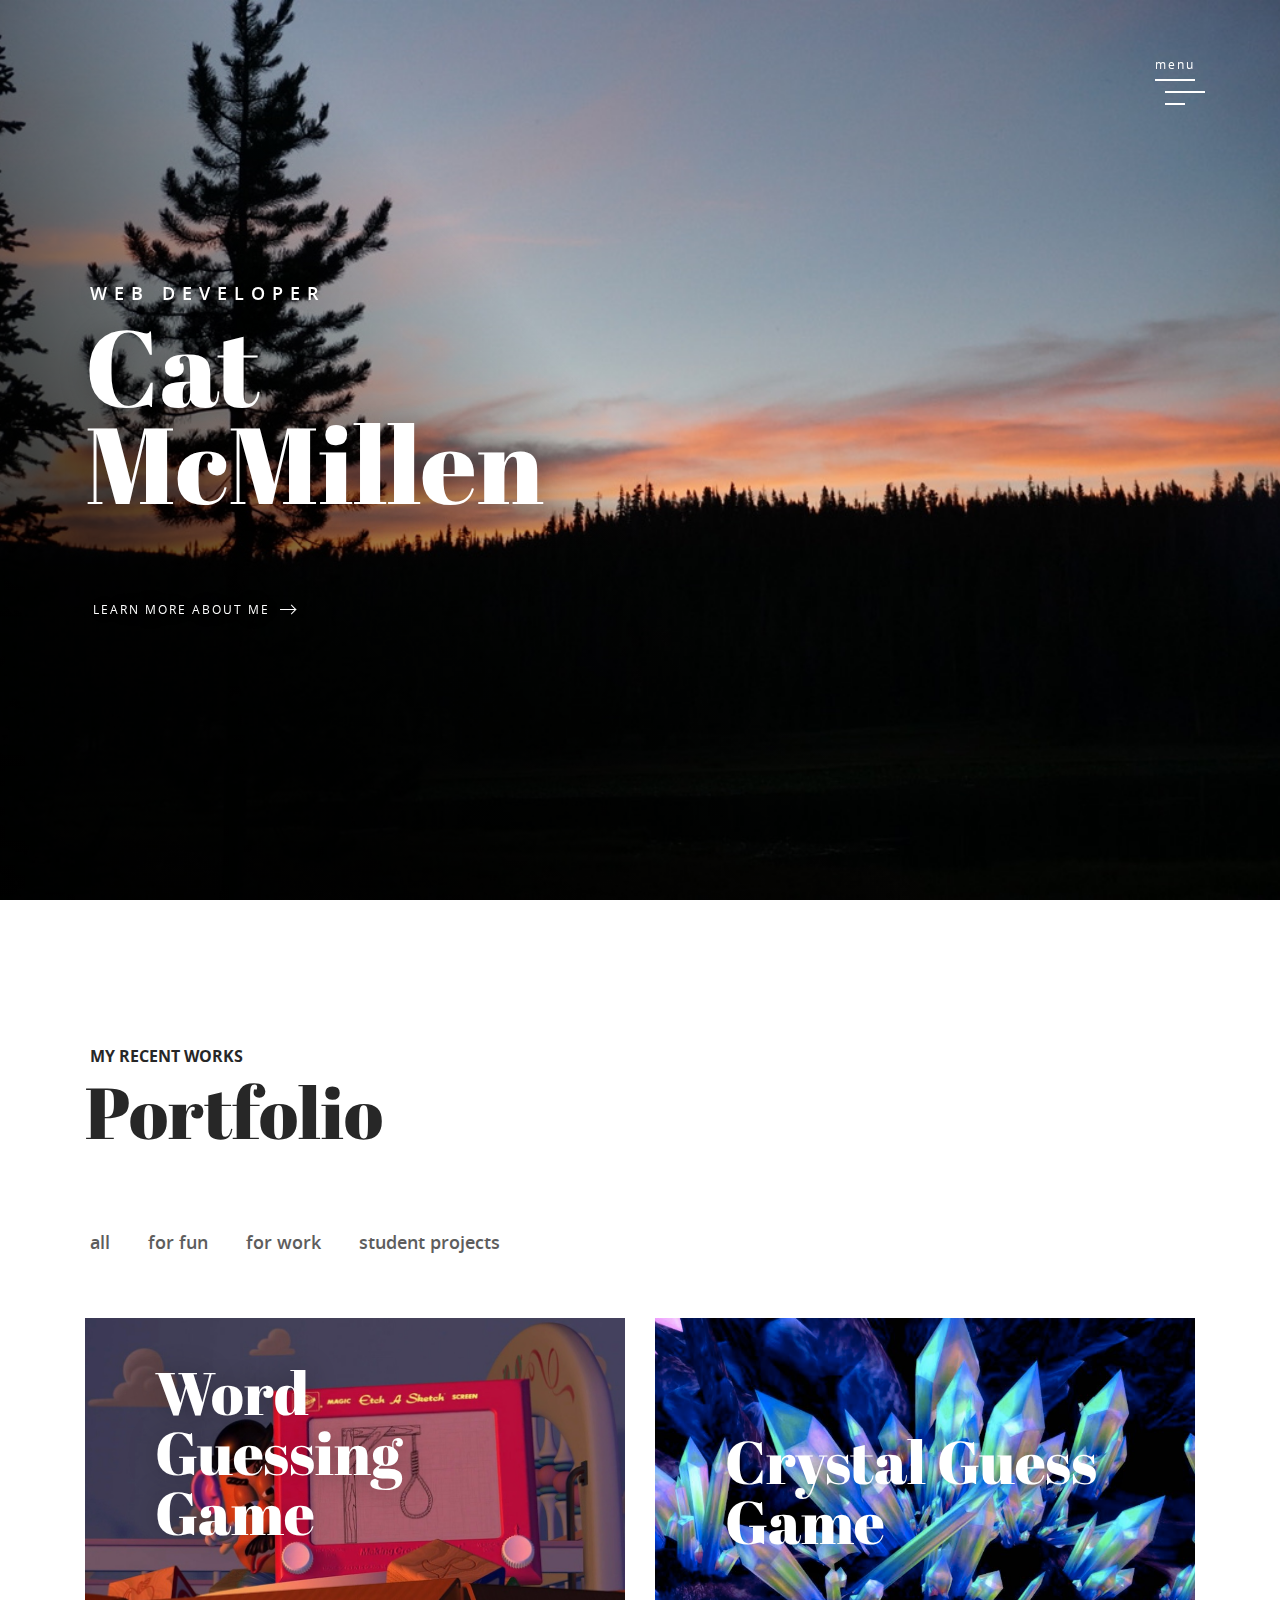
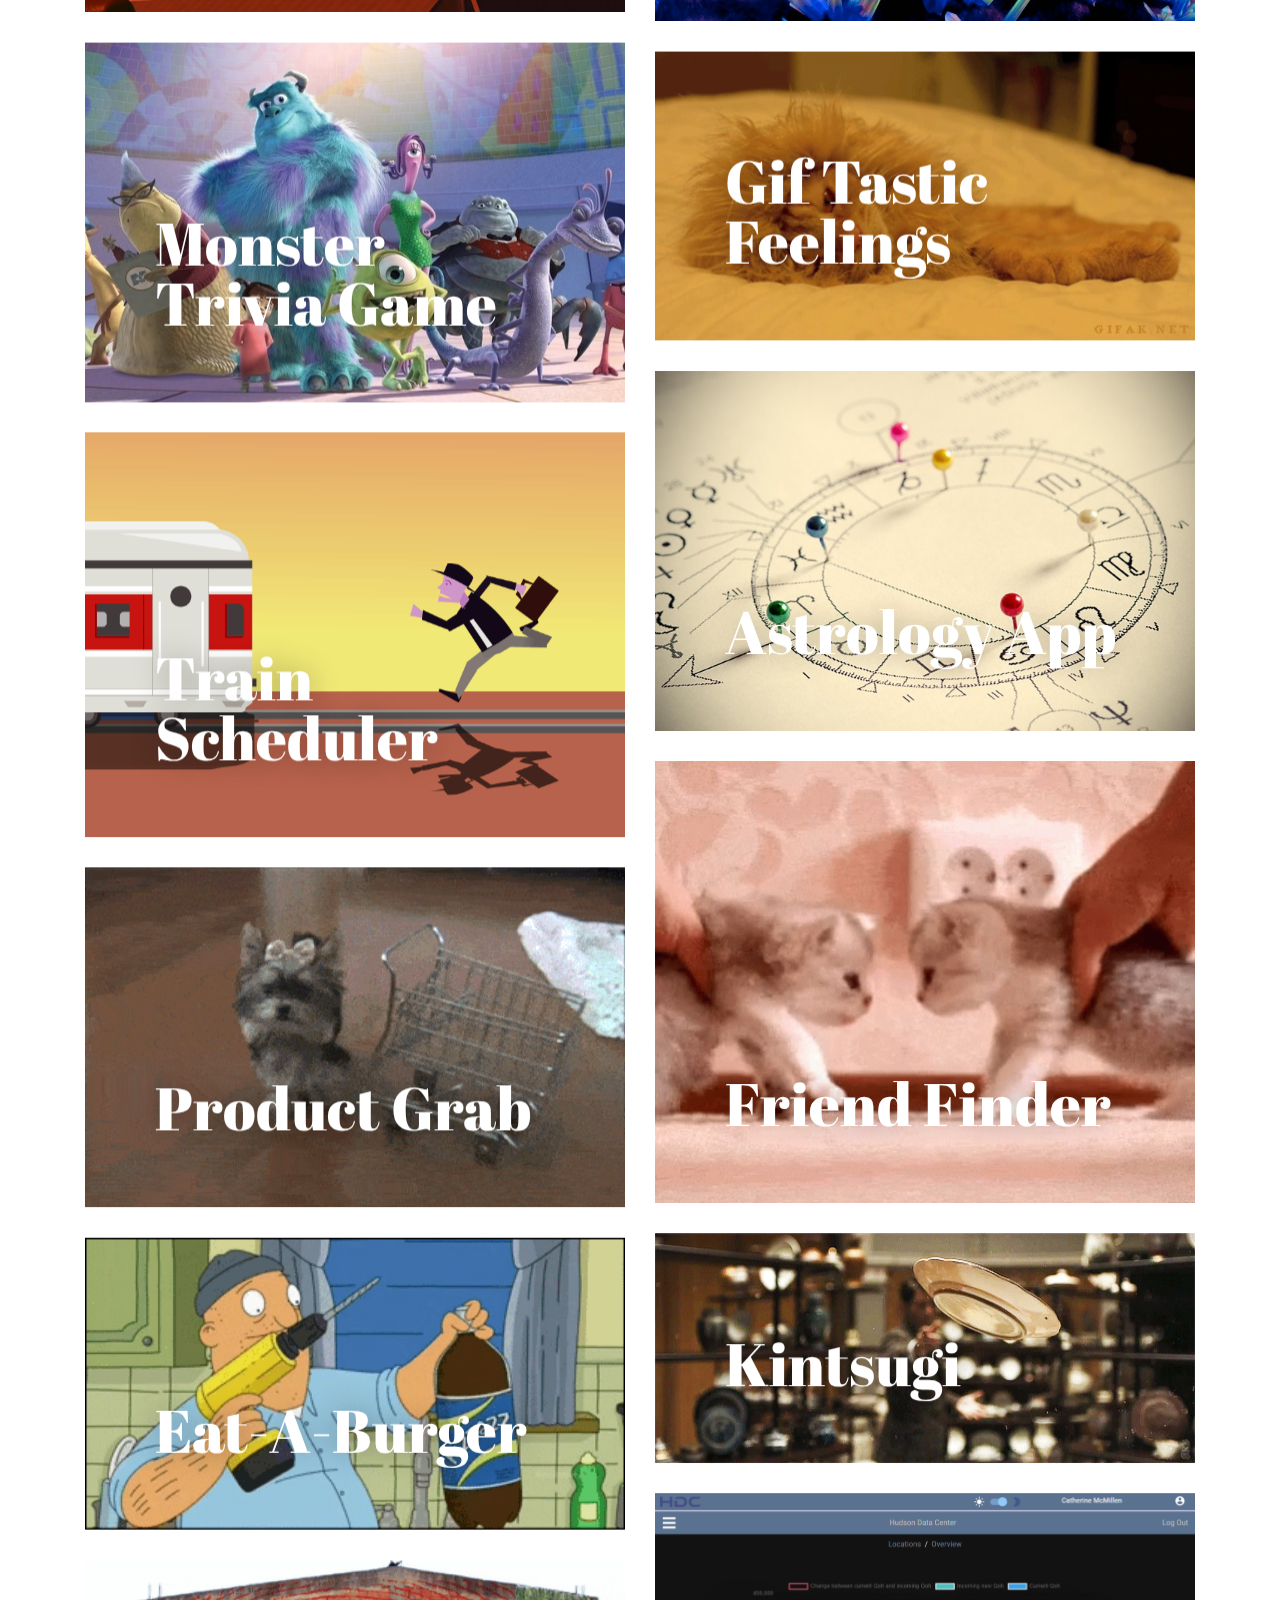
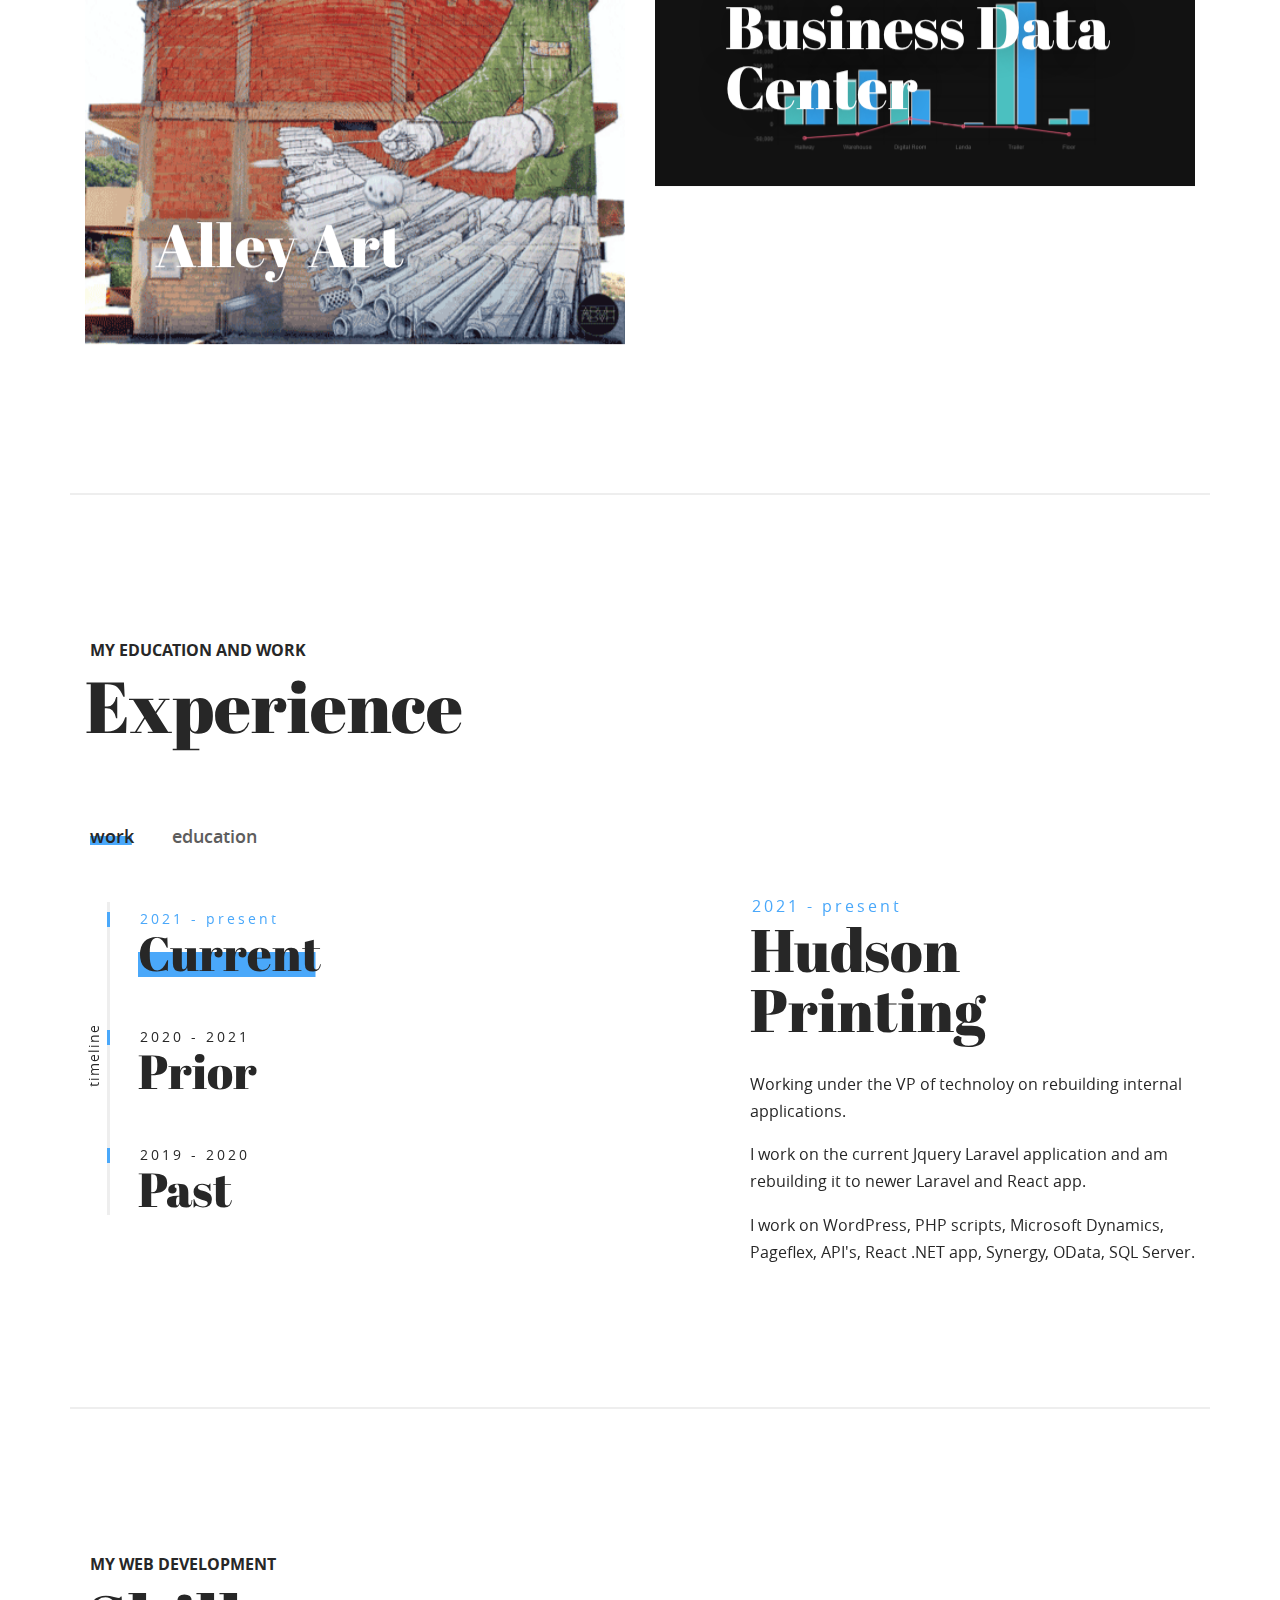
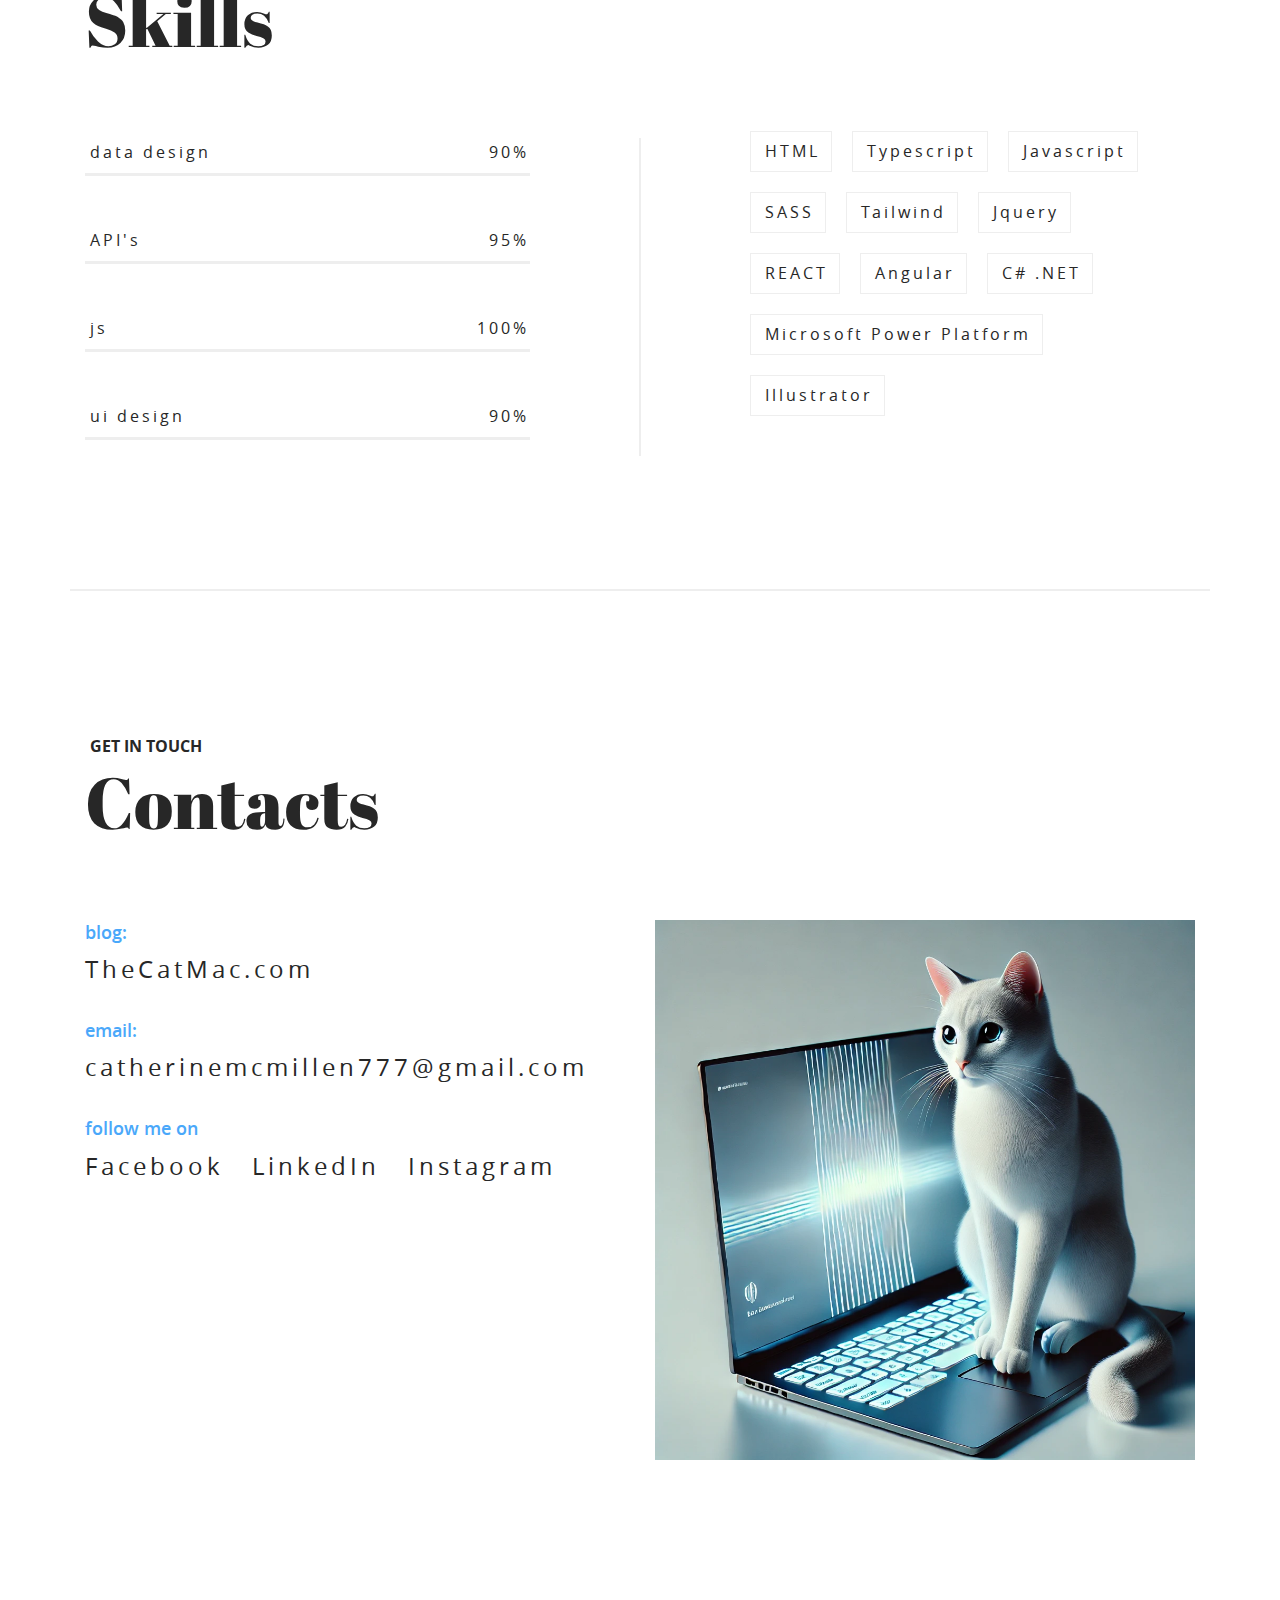
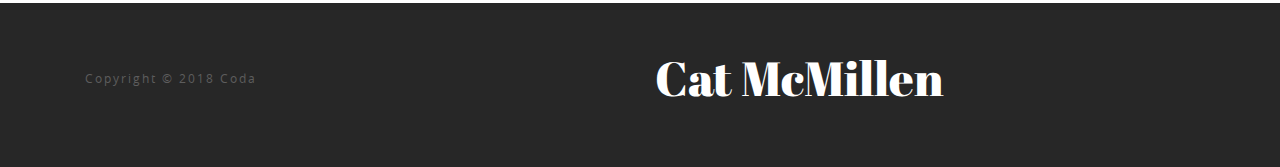
<file: index.html>
<!DOCTYPE html>
<html lang="en" class="coda-overflow-hidden">

    <head>

        <meta charset="utf-8">

        <title>Cat McMillen</title>
        <meta name="author" content="">
        <meta name="description" content="">
        <meta name="keywords" content="">

        <meta http-equiv="X-UA-Compatible" content="IE=edge">
        <meta name="viewport" content="width=device-width, initial-scale=1, maximum-scale=1">

        <!-- Start Template Basic Images -->
        <meta property="og:image" content="img/demo-img.jpg">
        <link rel="icon" href="img/favicon/favicon.png">
        <link rel="apple-touch-icon" sizes="180x180" href="img/favicon/apple-touch-icon-180x180.png">
        <!-- End Template Basic Images -->

        <!-- Start Custom Browsers Color -->
        <meta name="theme-color" content="#000">
        <!-- End Custom Browsers Color -->

        <!-- Start CSS files -->
        <link rel="stylesheet" href="libs/bootstrap/bootstrap-reboot.min.css">
        <link rel="stylesheet" href="libs/bootstrap/bootstrap-grid.min.css">
        <link rel="stylesheet" href="css/main.css">
        <!-- End CSS files -->

    </head>

    <body id="coda-body" class="coda-blue-color-scheme">

        <!-- Start Preloader -->
        <div id="preloader" class="coda-preloader">
            <div class="coda-loader">
                <span id="coda-percent" class="coda-percentage"></span>
                <div class="coda-loader-bar"></div>
            </div>
        </div>
        <!-- End Preloader -->

        <!-- Start Navigation (Pop-up window) -->
        <div id="menu" class="coda-pop-up-window coda-menu">
            <div class="coda-pop-up-top-panel">
                <div class="container">
                    <div class="row justify-content-end">
                        <div class="col-auto">
                            <!-- close pop-up window button -->
                            <a href="#menu" class="coda-pop-up-btn">
                                <div class="coda-close-ico">
                                    <span class="coda-label">close</span>
                                    <div class="coda-close-wrap">
                                        <span class="coda-close-horizontal"></span>
                                        <span class="coda-close-vertical"></span>
                                    </div>
                                </div>
                            </a>
                            <!-- end close pop-up window button -->
                        </div>
                    </div>
                </div>
            </div>
            <div class="coda-pop-up-content">
                <div class="container">
                    <div class="row align-items-center justify-content-center">
                        <div class="col-auto">
                            <!-- site navigation menu in pop-up window -->
                            <nav class="coda-nav">
                                <ul>
                                    <!-- <li class="coda-menu-item">
                                        <a href="#coda-about" class="coda-underscore coda-scroll-to-btn">About</a>
                                    </li> -->
                                    <li class="coda-menu-item">
                                        <a href="#coda-portfolio" class="coda-underscore coda-scroll-to-btn">Portfolio</a>
                                    </li>
                                    <li class="coda-menu-item">
                                        <a href="#coda-experience" class="coda-underscore coda-scroll-to-btn">Experience</a>
                                    </li>
                                    <li class="coda-menu-item">
                                        <a href="#coda-skills" class="coda-underscore coda-scroll-to-btn">Skills</a>
                                    </li>
                                    <li class="coda-menu-item">
                                        <a href="#coda-contacts" class="coda-underscore coda-scroll-to-btn">Contacts</a>
                                    </li>
                                </ul>
                            </nav>
                            <!-- end site navigation menu in pop-up window -->
                        </div>
                    </div>
                </div>
            </div>
        </div>
        <!-- End Navigation (Pop-up window) -->

        <!-- Start Main content -->
        <main class="coda-main-content">
            <!-- Start Header -->
            <header id="coda-about" class="coda-header" style="background-image: url(img/demo-img.jpg)">
                <!-- header background image -->
                <img class="coda-background-img" src="img/pinetreesunset.jpeg" alt="header image">
                <!-- end header background image -->
                <div class="coda-top-panel">
                    <div class="container">
                        <div class="row align-items-center justify-content-between">
                            <!-- logotype -->
                            <div class="col-auto">
                                <div class="coda-logo">
                                    <p></p>
                                </div>
                            </div>
                            <!-- end logotype -->
                            <!-- menu button -->
                            <div class="col-auto">
                                <a href="#menu" class="coda-menu-btn coda-pop-up-btn">
                                    <div class="coda-menu-ico">
                                        <span class="coda-label">menu</span>
                                        <span class="coda-sandwich-top"></span>
                                        <span class="coda-sandwich-center"></span>
                                        <span class="coda-sandwich-bottom"></span>
                                    </div>
                                </a>
                            </div>
                            <!-- end menu button -->
                        </div>
                    </div>
                </div>
                <div class="coda-header-text">
                    <div class="container">
                        <div class="row align-items-center vh100">
                            <div class="col-md-6 col-10">
                                <!-- profession -->
                                <p class="coda-profession">web developer</p>
                                <!-- end profession -->
                                <!-- first name, last Name -->
                                <h1 class="coda-name">Cat McMillen</h1>
                                <!-- end first name, last Name -->
                                <!-- "About me" button -->
                                <a href="#about" class="coda-underscore coda-pop-up-btn">learn more about me<i class="coda-left-arrow-ico"></i></a>
                                <!-- end "About me" button -->
                            </div>
                        </div>
                    </div>
                </div>
            </header>
            <!-- End Header -->

            <!-- Start Portfolio -->
            <section id="coda-portfolio" class="coda-section coda-portfolio-section">
                <div class="container coda-section-header">
                    <div class="row">
                        <!-- section name -->
                        <div class="col-md-6 col-12">
                            <p class="coda-description">my recent works</p>
                            <h2>Portfolio</h2>
                        </div>
                        <!-- end section name -->
                    </div>
                </div>
                <div class="container coda-section-content">
                    <div class="row">
                        <!-- portfolio filter navigation -->
                        <div class="col-md-10 col-12">
                            <ul class="coda-filter-nav">
                                <li class="coda-filter-nav-item coda-underscore" data-filter="all">all</li>
                                <li class="coda-filter-nav-item coda-underscore" data-filter="1">for fun</li>
                                <li class="coda-filter-nav-item coda-underscore" data-filter="2">for work</li>
                                <li class="coda-filter-nav-item coda-underscore" data-filter="3">student projects</li>
                            </ul>
                        </div>
                        <!-- end portfolio filter navigation -->
                    </div>
                    <!-- portfolio items container -->
                    <div class="row filtr-container coda-filter-container">
                        <!-- portfolio item, article -->
                        <article class="col-lg-6 col-12 filtr-item coda-filter-item" data-category="3" data-sort="value">
                            <div class="coda-portfolio-item">
                                <img class="coda-img" src="img/Threat_MrPotato_Head.jpg" alt="sample">
                                <div class="coda-portfolio-item-content">
                                    <header class="coda-portfolio-item-header">
                                        <h3><a href="#travel" class="coda-underscore coda-pop-up-btn">Word Guessing Game</a></h3>
                                    </header>
                                </div>
                            </div>
                        </article>
                        <!-- end portfolio item, article -->
                        <!-- portfolio item, article -->
                        <article class="col-lg-6 col-12 filtr-item coda-filter-item" data-category="3" data-sort="value">
                            <div class="coda-portfolio-item">
                                <img class="coda-img" src="img/time-crystals.jpg" alt="sample">
                                <div class="coda-portfolio-item-content">
                                    <header class="coda-portfolio-item-header">
                                        <h3><a href="#expedition" class="coda-underscore coda-pop-up-btn">Crystal Guess Game</a></h3>
                                    </header>
                                </div>
                            </div>
                        </article>
                        <!-- end portfolio item, article -->
                        <!-- portfolio item, article -->
                        <article class="col-lg-6 col-12 filtr-item coda-filter-item" data-category="1" data-sort="value">
                            <div class="coda-portfolio-item">
                                <img class="coda-img" src="img/monsters.jpg" alt="sample">
                                <div class="coda-portfolio-item-content">
                                    <header class="coda-portfolio-item-header">
                                        <h3><a href="#desert" class="coda-underscore coda-pop-up-btn">Monster Trivia Game</a></h3>
                                    </header>
                                </div>
                            </div>
                        </article>
                        <!-- end portfolio item, article -->
                        <!-- portfolio item, article -->
                        <article class="col-lg-6 col-12 filtr-item coda-filter-item" data-category="1" data-sort="value">
                            <div class="coda-portfolio-item">
                                <img class="coda-img" src="img/giphykitty.gif" alt="sample">
                                <div class="coda-portfolio-item-content">
                                    <header class="coda-portfolio-item-header">
                                        <h3><a href="#weather" class=" coda-underscore coda-pop-up-btn">Gif Tastic Feelings</a></h3>
                                    </header>
                                </div>
                            </div>
                        </article>
                        <!-- end portfolio item, article -->
                        <!-- portfolio item, article -->
                        <article class="col-lg-6 col-12 filtr-item coda-filter-item" data-category="3" data-sort="value">
                            <div class="coda-portfolio-item">
                                <img class="coda-img" src="img/train.gif" alt="sample">
                                <div class="coda-portfolio-item-content">
                                    <header class="coda-portfolio-item-header">
                                        <h3><a href="#consequuntu" class="coda-underscore coda-pop-up-btn">Train Scheduler</a></h3>
                                    </header>
                                </div>
                            </div>
                        </article>
                        <!-- end portfolio item, article -->
                        <!-- portfolio item, article -->
                        <article class="col-lg-6 col-12 filtr-item coda-filter-item" data-category="3" data-sort="value">
                            <div class="coda-portfolio-item">
                                <img class="coda-img" src="img/astrologypic.jpg" alt="sample">
                                <div class="coda-portfolio-item-content">
                                    <header class="coda-portfolio-item-header">
                                        <h3><a href="#quod" class="coda-underscore coda-pop-up-btn">Astrology App</a></h3>
                                    </header>
                                </div>
                            </div>
                        </article>
                        <!-- end portfolio item, article -->
                        <!-- portfolio item, article -->
                        <article class="col-lg-6 col-12 filtr-item coda-filter-item" data-category="2" data-sort="value">
                            <div class="coda-portfolio-item">
                                <img class="coda-img" src="img/dogshopping.gif" alt="sample">
                                <div class="coda-portfolio-item-content">
                                    <header class="coda-portfolio-item-header">
                                        <h3><a href="#explicabo" class="coda-underscore coda-pop-up-btn">Product Grab</a></h3>
                                    </header>
                                </div>
                            </div>
                        </article>
                        <!-- end portfolio item, article -->
                        <!-- portfolio item, article -->
                        <article class="col-lg-6 col-12 filtr-item coda-filter-item" data-category="1" data-sort="value">
                            <div class="coda-portfolio-item">
                                <img class="coda-img" src="img/friendkittys.gif" alt="sample">
                                <div class="coda-portfolio-item-content">
                                    <header class="coda-portfolio-item-header">
                                        <h3><a href="#debitis" class="coda-underscore coda-pop-up-btn">Friend Finder</a></h3>
                                    </header>
                                </div>
                            </div>
                        </article>
                        <!-- end portfolio item, article -->
                        <!-- portfolio item, article -->
                        <article class="col-lg-6 col-12 filtr-item coda-filter-item" data-category="1" data-sort="value">
                            <div class="coda-portfolio-item">
                                <img class="coda-img" src="img/soda.gif" alt="sample">
                                <div class="coda-portfolio-item-content">
                                    <header class="coda-portfolio-item-header">
                                        <h3><a href="#bob" class="coda-underscore coda-pop-up-btn">Eat-A-Burger</a></h3>
                                    </header>
                                </div>
                            </div>
                        </article>
                        <!-- end portfolio item, article --> 
                        <!-- portfolio item, article -->
                        <article class="col-lg-6 col-12 filtr-item coda-filter-item" data-category="3" data-sort="value">
                            <div class="coda-portfolio-item">
                                <img class="coda-img" src="img/sugi.gif" alt="sample">
                                <div class="coda-portfolio-item-content">
                                    <header class="coda-portfolio-item-header">
                                        <h3><a href="#kintsugi" class="coda-underscore coda-pop-up-btn">Kintsugi</a></h3>
                                    </header>
                                </div>
                            </div>
                        </article>
                        <!-- end portfolio item, article -->
                        <!-- portfolio item, article -->
                        <article class="col-lg-6 col-12 filtr-item coda-filter-item" data-category="3" data-sort="value">
                            <div class="coda-portfolio-item">
                                <img class="coda-img" src="img/streetart.gif" alt="sample">
                                <div class="coda-portfolio-item-content">
                                    <header class="coda-portfolio-item-header">
                                        <h3><a href="#alley-art" class="coda-underscore coda-pop-up-btn">Alley Art</a></h3>
                                    </header>
                                </div>
                            </div>
                        </article>
                        <!-- end portfolio item, article -->
                        <!-- portfolio item, article -->
                        <article class="col-lg-6 col-12 filtr-item coda-filter-item" data-category="2" data-sort="value">
                            <div class="coda-portfolio-item">
                                <img class="coda-img" src="img/Inventory-chart.png" alt="sample">
                                <div class="coda-portfolio-item-content">
                                    <header class="coda-portfolio-item-header">
                                        <h3><a href="#business-data-center" class="coda-underscore coda-pop-up-btn">Business Data Center</a></h3>
                                    </header>
                                </div>
                            </div>
                        </article>
                        <!-- end portfolio item, article -->
                        <!-- end portfolio items container --> 
                    </div>
                </div>
            </section>
            <!-- End Portfolio -->

            <!-- Start Experience -->
            <section id="coda-experience" class="coda-section coda-experience-section">
                <div class="container coda-section-header">
                    <div class="row">
                        <!-- section name -->
                        <div class="col-md-6 col-12">
                            <p class="coda-description">my education and work</p>
                            <h2>Experience</h2>
                        </div>
                        <!-- end section name -->
                    </div>
                </div>
                <div class="container coda-section-content">
                    <div class="row">
                        <!-- experience filter navigation -->
                        <div class="col-md-10 col-12">
                            <ul class="coda-experience-filter-nav">
                                <li class="coda-filter-nav-item coda-underscore">work</li>
                                <li class="coda-filter-nav-item coda-underscore">education</li>
                            </ul>
                        </div>
                        <!-- end experience filter navigation -->
                    </div>
                    <div class="row justify-content-between">
                        <div class="col-md-5 col-12 coda-experience-timeline-content">
                            <!-- experience timeline for education -->
                            <div class="coda-experience-timeline">
                                <div class="coda-timeline-label">timeline</div>
                                <!-- experience timeline caption -->
                                <div class="coda-experience-timeline-caption">
                                    <p class="coda-time-interval">2021 - present</p>
                                    <h4 class="coda-underscore">Current</h4>
                                </div>
                                <!-- end experience timeline caption -->
                                <!-- experience timeline caption -->
                                <div class="coda-experience-timeline-caption">
                                    <p class="coda-time-interval">2020 - 2021</p>
                                    <h4 class="coda-underscore">Prior</h4>
                                </div>
                                <!-- end experience timeline caption -->
                                <!-- experience timeline caption -->
                                <div class="coda-experience-timeline-caption">
                                    <p class="coda-time-interval">2019 - 2020</p>
                                    <h4 class="coda-underscore">Past</h4>
                                </div>
                                <!-- end experience timeline caption -->
                            </div>
                            <!-- end experience timeline for education -->
                            <!-- experience timeline for work -->
                            <div class="coda-experience-timeline">
                                <div class="coda-timeline-label">timeline</div>
                                <!-- experience timeline caption -->
                                <div class="coda-experience-timeline-caption">
                                    <p class="coda-time-interval">July - January 2019</p>
                                    <h4 class="coda-underscore">Bootcamp</h4>
                                </div>
                                <!-- end experience timeline caption -->
                                <div class="coda-experience-timeline-caption">
                                    <p class="coda-time-interval">2004 - 2008</p>
                                    <h4 class="coda-underscore">College</h4>
                                </div>
                                <!-- end experience timeline caption -->
                                <!-- experience timeline caption -->
                                <div class="coda-experience-timeline-caption">
                                    <p class="coda-time-interval">1995 - 2004</p>
                                    <h4 class="coda-underscore">School</h4>
                                </div>
                                <!-- end experience timeline caption -->
                            </div>
                            <!-- end experience timeline for work -->
                        </div>
                        <!-- end experience timeline -->
                        <!-- experience description -->
                        <div class="col-md-6 col-lg-5 col-12 coda-experience-content">
                            <!-- experience description item for education -->
                            <div class="coda-experience-description-item">
                                <article class="coda-experience-description">
                                    <header class="coda-experience-article-header">
                                        <p class="coda-time-interval">2021 - present</p>
                                        <h3>Hudson Printing</h3>
                                    </header>
                                    <p>Working under the VP of technoloy on rebuilding internal applications.</p>
                                    <p>I work on the current Jquery Laravel application and am rebuilding it to newer Laravel and React app.</p>
                                    <p>I work on WordPress, PHP scripts, Microsoft Dynamics, Pageflex, API's, React .NET app, Synergy, OData, SQL Server.</p>
                                </article>
                                <!-- end experience description article -->
                                <!-- experience description article -->
                                <article class="coda-experience-description">
                                    <header class="coda-experience-article-header">
                                        <p class="coda-time-interval">2020 - 2021</p>
                                        <h3>Basecamp Franchises</h3>
                                    </header>
                                    <p>Working on a small development team, I was the quality analyst for the application deployed weekly to the franchises.</p>
                                    <p>I built testing suits and Cypress for the React applicaion.</p>
                                    <p>There was pressure from the franchise clients to complete the application by a curtain date and since I was the only QA all the developers sent their branches to me to check before merging.</p>
                                    <p>I was able to work the overtime and crunch to the deadline and we avoided, fall out from the clients.</p>
                                    <p>This work made me excellent at branch managment, git commands, Jenkins and testing software.</p>
                                </article>
                                <!-- end experience description article -->
                                <!-- experience description article -->
                                <article class="coda-experience-description">
                                    <header class="coda-experience-article-header">
                                        <p class="coda-time-interval">2019 - present</p>
                                        <h3>Salt Lake County - Tax Assessors Office</h3>
                                    </header>
                                    <p>I worked on testing an ext.js appliction with Sencha Studio and developing an internship program.</p>
                                    <p>Also creating bridge applications with .Net for data enrty and scaling property parcels for the tax assessors.</p>
                                </article>
                                <!-- end experience description article -->
                            </div>
                            <!-- end experience description item for education -->
                            <!-- experience description item for work -->
                            <div class="coda-experience-description-item">
                                <!-- experience description article -->
                                <article class="coda-experience-description">
                                    <header class="coda-experience-article-header">
                                        <p class="coda-time-interval">July - January 2019</p>
                                        <h3>Bootcamp</h3>
                                    </header>
                                    <p>I started attending University of Utah full stack bootcamp in July. The program is partnered with Trilogy and Jason Anderson was the main instructor. I learned front-end and back-end technologies and languages.  </p>
                                    <p>I'm excited to farther pursue different languages and technologies because the learning never-ends. I'm very grateful to have had the opportunity to attended the program.</p>
                                </article>
                                <!-- end experience description article -->
                                <!-- experience description article -->
                                <article class="coda-experience-description">
                                    <header class="coda-experience-article-header">
                                        <p class="coda-time-interval">2004 - 2008</p>
                                        <h3>College</h3>
                                    </header>
                                    <p>I moved to Salt Lake City in 2004 to attend the University of Utah. I graduated in 2008 with a BFA in acting and in business and I was taught by Professors in the actor training program.</p>
                                    <p>I performed in over thirty student and ten main stage productions. I also wrote and acted several short pieces and student short films. I am grateful to have such a unique, hard working and creative experience from this education</p>
                                </article>
                                <!-- end experience description article -->
                                <!-- experience description article -->
                                <article class="coda-experience-description">
                                    <header class="coda-experience-article-header">
                                        <p class="coda-time-interval">1995 - 2004</p>
                                        <h3>School</h3>
                                    </header>
                                    <p>I graduated high school in 2002 then attended Collin County Community College. I recieved a Associates of Fine Arts in 2004. I took extra courses in mixed media design and acting.</p>
                                    <p>While attending I was involved in several large productions for set building and acting. I directed two student pieces and mixed media performance art.</p>
                                </article>
                                <!-- end experience description article -->
                            </div>
                        </div>
                        <!-- end experience description for work -->
                    </div>
                </div>
            </section>
            <!-- End Experience -->

            <!-- Start Skills -->
            <section id="coda-skills" class="coda-section coda-skills-section">
                <div class="container coda-section-header">
                    <div class="row">
                        <!-- section name -->
                        <div class="col-md-6 col-12">
                            <p class="coda-description">my web development</p>
                            <h2>Skills</h2>
                        </div>
                        <!-- end section name -->
                    </div>
                </div>
                <div class="container coda-section-content">
                    <div class="row justify-content-between">
                        <!-- skills bar container -->
                        <div class="col-md-5 col-12 coda-skills-bar-container">
                            <!-- skill bar -->
                            <div class="coda-skill-bar" data-percent="90">
                                <div class="coda-skill-bar-title">data design</div>
                                <div class="coda-skill-bar-percent"><span class="coda-skill-count">90</span>%</div>
                                <div class="coda-skill-bar-bar"></div>
                            </div>
                            <!-- end skill bar -->
                            <!-- skill bar -->
                            <div class="coda-skill-bar" data-percent="95">
                                <div class="coda-skill-bar-title">API's</div>
                                <div class="coda-skill-bar-percent"><span class="coda-skill-count">95</span>%</div>
                                <div class="coda-skill-bar-bar"></div>
                            </div>
                            <!-- end skill bar -->
                            <!-- skill bar -->
                            <div class="coda-skill-bar" data-percent="100">
                                <div class="coda-skill-bar-title">js</div>
                                <div class="coda-skill-bar-percent"><span class="coda-skill-count">100</span>%</div>
                                <div class="coda-skill-bar-bar"></div>
                            </div>
                            <!-- end skill bar -->
                            <!-- skill bar -->
                            <div class="coda-skill-bar" data-percent="90">
                                <div class="coda-skill-bar-title">ui design</div>
                                <div class="coda-skill-bar-percent"><span class="coda-skill-count">90</span>%</div>
                                <div class="coda-skill-bar-bar"></div>
                            </div>
                            <!-- end skill bar -->
                        </div>
                        <!-- end skills bar container -->
                        <div class="col-md-5 col-12 coda-skills-description">
                            <!-- skills term list -->
                            <dl class="coda-skills-term-list">
                                <!-- skill term -->
                                <div class="coda-skill-term-box">
                                    <dt class="coda-skill-term-name"><span class="coda-underscore">HTML</span></dt>
                                    <dd class="coda-skill-term-description"><span class="coda-term-name">HTML</span> - I am detanlged so many issues with element closers and webs of divs. I have used html from complex blades to basic static html sites. Its the building blocks.</dd>
                                </div>
                                <!-- end skill term -->
                                <!-- skill term -->
                                <div class="coda-skill-term-box">
                                    <dt class="coda-skill-term-name"><span class="coda-underscore">Typescript</span></dt>
                                    <dd class="coda-skill-term-description"><span class="coda-term-name">Typescript</span> - I use typescript to creates global and local types for my React projects, this prevents future bugs and data type confusions.</dd>
                                </div>
                                <!-- end skill term -->
                                <!-- skill term -->
                                <div class="coda-skill-term-box">
                                    <dt class="coda-skill-term-name"><span class="coda-underscore">Javascript</span></dt>
                                    <dd class="coda-skill-term-description"><span class="coda-term-name">Javascript</span> - JavaScript I use the ES6 functions so much in my code.</dd>
                                </div>
                                <!-- end skill term -->
                                <!-- skill term -->
                                <div class="coda-skill-term-box">
                                    <dt class="coda-skill-term-name"><span class="coda-underscore">SASS</span></dt>
                                    <dd class="coda-skill-term-description"><span class="coda-term-name">sass</span> - I used these style sheets to compile css sheets that were very long lined files and I was able to use varaibles.</dd>
                                </div>
                                <!-- end skill term -->
                                <!-- skill term -->
                                <div class="coda-skill-term-box">
                                    <dt class="coda-skill-term-name"><span class="coda-underscore">Tailwind</span></dt>
                                    <dd class="coda-skill-term-description"><span class="coda-term-name">Tailwind</span> - Tailwind I like to use for all my new applications becouse its streamlines the styling and allows for custom variables.</dd>
                                </div>
                                <!-- end skill term -->
                                <!-- skill term -->
                                <div class="coda-skill-term-box">
                                    <dt class="coda-skill-term-name"><span class="coda-underscore">Jquery</span></dt>
                                    <dd class="coda-skill-term-description"><span class="coda-term-name">Jquery</span> - JQuery is a cross-platform JavaScript library I have worked on within other developers code. I am really good at figuring out complicated Jquery code.</dd>
                                </div>
                                <!-- end skill term -->
                                <!-- skill term -->
                                <div class="coda-skill-term-box">
                                    <dt class="coda-skill-term-name"><span class="coda-underscore">REACT</span></dt>
                                    <dd class="coda-skill-term-description"><span class="coda-term-name">REACT</span> - REACT is a Javascript library I have used to build multiple web applications.</dd>
                                </div>
                                <!-- end skill term -->
                                <!-- skill term -->
                                <div class="coda-skill-term-box">
                                    <dt class="coda-skill-term-name"><span class="coda-underscore">Angular</span></dt>
                                    <dd class="coda-skill-term-description"><span class="coda-term-name">Angular</span> - Created bridge applications for data entry and grid math for a central application.</dd>
                                </div>
                                <!-- end skill term -->
                                <!-- skill term -->
                                <div class="coda-skill-term-box">
                                    <dt class="coda-skill-term-name"><span class="coda-underscore">C# .NET</span></dt>
                                    <dd class="coda-skill-term-description"><span class="coda-term-name">C# .NET</span> - Created multiple backends for applications.</dd>
                                </div>
                                <!-- end skill term -->
                                <!-- skill term -->
                                <div class="coda-skill-term-box">
                                    <dt class="coda-skill-term-name"><span class="coda-underscore">Microsoft Power Platform</span></dt>
                                    <dd class="coda-skill-term-description"><span class="coda-term-name">Microsoft Power Platform</span> - I have built power apps and customized business central to get data through web api.</dd>
                                </div>
                                <!-- end skill term -->
                                <!-- skill term -->
                                <div class="coda-skill-term-box">
                                    <dt class="coda-skill-term-name"><span class="coda-underscore">Illustrator</span></dt>
                                    <dd class="coda-skill-term-description"><span class="coda-term-name">Illustrator</span> - Adobe Illustrator is a vector graphics editor I like to use for custom creative thumbnails or designs.</dd>
                                </div>
                                <!-- end skill term -->
                            </dl>
                            <!-- end skills term list -->
                        </div>

                    </div>
                </div>
            </section>
            <!-- End Skills -->

            <!-- Start Contacts -->
            <section id="coda-contacts" class="coda-section coda-contacts-section">
                <div class="container coda-section-header">
                    <div class="row">
                        <!-- section name -->
                        <div class="col-md-6 col-12">
                            <p class="coda-description">get in touch</p>
                            <h2>Contacts</h2>
                        </div>
                        <!-- end section name -->
                    </div>
                </div>
                <div class="container coda-section-content">
                    <div class="row">
                        <!-- contacts data -->
                        <div class="col-md-6 col-6">
                            <dl class="coda-contacts-container">
                                <!-- contact item -->
                                <div class="coda-contact-item">
                                    <dt class="coda-contact-name">blog:</dt>
                                    <dd class="coda-contact-data"><a href="https://thecatmac.com/" class="coda-contact-link coda-underscore">TheCatMac.com</a></dd>
                                </div>
                                <!-- end contact item -->
                                <!-- contact item -->
                                <div class="coda-contact-item">
                                    <dt class="coda-contact-name">email:</dt>
                                    <dd class="coda-contact-data"><a href="mailto:catherinemcmillen777@gmail.com" class="coda-contact-link coda-underscore">catherinemcmillen777@gmail.com</a></dd>
                                </div>
                                <!-- end contact item -->
                                <!-- contact item -->
                                <div class="coda-contact-item">
                                    <dt class="coda-contact-name">follow me on</dt>
                                    <dd class="coda-contact-data"><a href="https://www.facebook.com/catmac16" class="coda-contact-link coda-underscore">Facebook</a>
                                    <a href="https://www.linkedin.com/in/catherine-mcmillen-8800ab7a/" class="coda-contact-link coda-underscore">LinkedIn</a>
                                    <a href="https://www.instagram.com/kittymac_cat/?hl=en" class="coda-contact-link coda-underscore">Instagram</a></dd>
                                </div>
                                <!-- end contact item -->
                            </dl>
                        </div>
                        <!-- end contacts data -->
                        <div class="col-md-6 col-6">
                            <!-- <iframe src="https://giphy.com/embed/sPD0WMaCidlM9E2Nl8" width="480" height="480" style="" frameBorder="0" class="giphy-embed" allowFullScreen></iframe><p><a href="https://giphy.com/gifs/blue-landscape-futuristic-sPD0WMaCidlM9E2Nl8">via GIPHY</a></p> -->
                            <!-- <iframe src="https://giphy.com/embed/7FrOU9tPbgAZtxV5mb" width="480" height="480" style="" frameBorder="0" class="giphy-embed" allowFullScreen></iframe><p><a href="https://giphy.com/gifs/code-security-binary-7FrOU9tPbgAZtxV5mb">via GIPHY</a></p> -->
                            <img class="coda-img-responsive" src="img/cat_laptop.webp" alt="text">
                        </div>
                        <!-- contact gif -->

                        <!-- end contact gif -->
                    </div>
                </div>
            </section>
            <!-- End Contacts -->

            <!-- Start Footer-->
            <footer class="coda-footer">

                <div class="container">
                    <div class="row align-items-center">
                        <div class="col-md-6 col-12">
                            <p class="coda-footer-copyright">Copyright &copy; 2018 Coda</p>
                        </div>
                        <div class="col-md-6 col-12">
                            <h4 class="coda-footer-info">Cat McMillen</h4>
                        </div>
                    </div>
                </div>

            </footer>
            <!-- End Footer -->

            <!-- Start Scroll to top -->
            <a href="#coda-body" class="coda-underscore coda-scroll-to-top coda-scroll-to-btn">scroll to top<i class="coda-left-arrow-ico"></i></a>
            <!-- End Scroll to top -->

        </main>
        <!-- End Main content -->


        <!-- Start About me (Pop-up window) -->
        <div id="about" class="coda-pop-up-window">
            <div class="coda-pop-up-top-panel">
                <div class="container">
                    <div class="row justify-content-end">
                        <div class="col-auto">
                            <!-- close pop-up window button -->
                            <a href="#about" class="coda-pop-up-btn">
                                <div class="coda-close-ico">
                                    <span class="coda-label">close</span>
                                    <div class="coda-close-wrap">
                                        <span class="coda-close-horizontal"></span>
                                        <span class="coda-close-vertical"></span>
                                    </div>
                                </div>
                            </a>
                            <!-- end close pop-up window button -->
                        </div>
                    </div>
                </div>
            </div>
            <!-- pop-up window content, article -->
            <article class="coda-pop-up-content">
                <div class="container">
                    <div class="row justify-content-between">
                        <div class="col-md-6 col-lg-5 col-12 order-md-first order-last">
                            <div class="coda-sticky">
                                <img class="coda-img-responsive" src="img/studiome.jpeg" alt="text">
                            </div>
                        </div>
                        <div class="col-md-5 col-12 order-md-last order-first">
                            <div class="coda-sticky">
                                <header class="coda-pop-up-header">
                                    <h3>About me</h3>
                                </header>
                                <p>I'm a creative. I enjoy photography, baking, gardening, and sewing.</p>
                                <p>My strengths are that I can problem solve under pressure and I can work fluidly in teams/groups collaborting on projects.</p>
                                <p>I have experience with web development technologies such as React, Angular, Javascript, CSS, HTML, JQuery, Node.js, PHP, .Net, API's, SQL Server.</p>
                                <p>I lived in Utah for 20 yrs and I enjoyed the scenery of the mountains and what there is to always explore all around.</p>
                                <p>I currently live in the Dallas Texas area and have mentored friends and local business on their websites.</p>
                                <p>I also work on my parents 100+ year old house, fixed an 100 year old well, reframed their front porch, least to say I love building and planning.</p>
                                <p>Lets build something great!</p>
                                <footer class="coda-pop-up-footer">
                                    <dl class="coda-description-container">
                                        <div class="coda-description-item">
                                            <dt class="coda-description-name">Blog:</dt>
                                            <dd class="coda-description-data"><a href="https://thecatmac.com/" class="coda-contact-link coda-underscore">TheCatMac.com</a></dd>
                                        </div>
                                    </dl>
                                </footer>
                            </div>
                        </div>
                    </div>
                </div>
            </article>
            <!-- end pop-up window content, article -->
        </div>
        <!-- End About me (Pop-up window) -->

        <!-- Word Guess Game (Pop-up window) -->
        <div id="travel" class="coda-pop-up-window">
            <div class="coda-pop-up-top-panel">
                <div class="container">
                    <div class="row justify-content-end">
                        <div class="col-auto">
                            <!-- close pop-up window button -->
                            <a href="#travel" class="coda-pop-up-btn">
                                <div class="coda-close-ico">
                                    <span class="coda-label">close</span>
                                    <div class="coda-close-wrap">
                                        <span class="coda-close-horizontal"></span>
                                        <span class="coda-close-vertical"></span>
                                    </div>
                                </div>
                            </a>
                            <!-- end close pop-up window button -->
                        </div>
                    </div>
                </div>
            </div>
            <!-- pop-up window content, article -->
            <article class="coda-pop-up-content">
                <div class="container">
                    <div class="row justify-content-between">
                        <div class="col-md-5 col-12">
                            <div class="coda-sticky">
                                <header class="coda-pop-up-header">
                                    <h3><a href="https://kittycatmac.github.io/Word-Guess-Game/" target="_blank">Word Guess Game</a></h3>
                                </header>
                                <p>This game uses Javascript to randomly pick out words form an array and once guessed adds into the blanks. I also added a music player with a gif.</p>
                                <p></p>
                                <p></p>
                                <footer class="coda-pop-up-footer">
                                    <dl class="coda-description-container">
                                        <div class="coda-description-item">
                                            <dt class="coda-description-name">categories:</dt>
                                            <dd class="coda-description-data">Javascript app</dd>
                                        </div>
                                        <div class="coda-description-item">
                                            <dt class="coda-description-name">project by:</dt>
                                            <dd class="coda-description-data">Cat McMillen</dd>
                                        </div>
                                        <div class="coda-description-item">
                                            <dt class="coda-description-name">student project</dt>
                                            <dd class="coda-description-data"></dd>
                                        </div>
                                        <div class="coda-description-item">
                                            <dt class="coda-description-name">made in:</dt>
                                            <dd class="coda-description-data">July 2018</dd>
                                        </div>
                                    </dl>
                                </footer>
                            </div>
                        </div>
                        <div class="col-md-6 col-lg-5 col-12">
                            <div class="coda-sticky">
                            	<!--<div class='coda-video-responsive'>
                                    <iframe src="https://player.vimeo.com/video/76979871" frameborder="0" webkitallowfullscreen mozallowfullscreen allowfullscreen></iframe>
                                </div>-->
                                <img class="coda-img-responsive" src="img/Threat_MrPotato_Head.jpg" alt="text">
                                <!--<img class="coda-img-responsive" src="img/demo-img.jpg" alt="text">
                                <div class='coda-video-responsive'>
                                    <iframe src="https://www.youtube.com/embed/pRxwMbWIsFk" frameborder="0" allow="autoplay; encrypted-media" allowfullscreen></iframe>
                                </div>-->
                            </div>
                        </div>
                    </div>
                </div>
            </article>
            <!-- end pop-up window content, article -->
        </div>
        <!-- End Word Guess Game (Pop-up window) -->

        <!-- Crystal Guessing Game (Pop-up window) -->
        <div id="expedition" class="coda-pop-up-window">
            <div class="coda-pop-up-top-panel">
                <div class="container">
                    <div class="row justify-content-end">
                        <div class="col-auto">
                            <!-- close pop-up window button -->
                            <a href="#expedition" class="coda-pop-up-btn">
                                <div class="coda-close-ico">
                                    <span class="coda-label">close</span>
                                    <div class="coda-close-wrap">
                                        <span class="coda-close-horizontal"></span>
                                        <span class="coda-close-vertical"></span>
                                    </div>
                                </div>
                            </a>
                            <!-- end close pop-up window button -->
                        </div>
                    </div>
                </div>
            </div>
            <!-- pop-up window content, article -->
            <article class="coda-pop-up-content">
                <div class="container">
                    <div class="row justify-content-between">
                        <div class="col-md-5 col-12">
                            <div class="coda-sticky">
                                <header class="coda-pop-up-header">
                                    <h3><a href="https://kittycatmac.github.io/unit-4-game/" target="_blank">Crystal Guessing Game</a></h3>
                                </header>
                                <p>This game keeps score of the radnom numbers associate to the crystal buttons. The number guessed is generated by using javascript and then tallied up to try and match.</p>
                                <p></p>
                                <p></p>
                                <p></p>
                                <footer class="coda-pop-up-footer">
                                    <dl class="coda-description-container">
                                        <div class="coda-description-item">
                                            <dt class="coda-description-name">categories:</dt>
                                            <dd class="coda-description-data">Javascript app</dd>
                                        </div>
                                        <div class="coda-description-item">
                                            <dt class="coda-description-name">project by:</dt>
                                            <dd class="coda-description-data">Cat McMillen</dd>
                                        </div>
                                        <div class="coda-description-item">
                                            <dt class="coda-description-name">student project</dt>
                                            <dd class="coda-description-data"></dd>
                                        </div>
                                        <div class="coda-description-item">
                                            <dt class="coda-description-name">made in:</dt>
                                            <dd class="coda-description-data">July 2018</dd>
                                        </div>
                                    </dl>
                                </footer>
                            </div>
                        </div>
                        <div class="col-md-6 col-lg-5 col-12">
                            <div class="coda-sticky">
                                <img class="coda-img-responsive" src="img/time-crystals.jpg" alt="text">
                            </div>
                        </div>
                    </div>
                </div>
            </article>
            <!-- end pop-up window content, article -->
        </div>
        <!-- Crystal Guessing Game (Pop-up window) -->

        <!-- Monster Triva Game (Pop-up window) -->
        <div id="desert" class="coda-pop-up-window">
            <div class="coda-pop-up-top-panel">
                <div class="container">
                    <div class="row justify-content-end">
                        <div class="col-auto">
                            <!-- close pop-up window button -->
                            <a href="#desert" class="coda-pop-up-btn">
                                <div class="coda-close-ico">
                                    <span class="coda-label">close</span>
                                    <div class="coda-close-wrap">
                                        <span class="coda-close-horizontal"></span>
                                        <span class="coda-close-vertical"></span>
                                    </div>
                                </div>
                            </a>
                            <!-- end close pop-up window button -->
                        </div>
                    </div>
                </div>
            </div>
            <!-- pop-up window content, article -->
            <article class="coda-pop-up-content">
                <div class="container">
                    <div class="row justify-content-between">
                        <div class="col-md-5 col-12">
                            <div class="coda-sticky">
                                <header class="coda-pop-up-header">
                                    <h3><a href="https://kittycatmac.github.io/TriviaGame/" target="_blank">Monster Triva Game</a></h3>
                                </header>
                                <p>With Javascript I created arrays of quesitons and answers and then functions of counts, a timer and game restart. Once the game begins the monster mash plays.</p>
                                <p></p>
                                <p></p>
                                <footer class="coda-pop-up-footer">
                                    <dl class="coda-description-container">
                                        <div class="coda-description-item">
                                            <dt class="coda-description-name">categories:</dt>
                                            <dd class="coda-description-data">Javascript app</dd>
                                        </div>
                                        <div class="coda-description-item">
                                            <dt class="coda-description-name">project by:</dt>
                                            <dd class="coda-description-data">Cat McMillen</dd>
                                        </div>
                                        <div class="coda-description-item">
                                            <dt class="coda-description-name">student project</dt>
                                            <dd class="coda-description-data"></dd>
                                        </div>
                                        <div class="coda-description-item">
                                            <dt class="coda-description-name">made in:</dt>
                                            <dd class="coda-description-data">July 2018</dd>
                                        </div>
                                    </dl>
                                </footer>
                            </div>
                        </div>
                        <div class="col-md-6 col-lg-5 col-12">
                            <div class="coda-sticky">
                                <img class="coda-img-responsive" src="img/monsterskull.jpg" alt="text">
                            </div>
                        </div>
                    </div>
                </div>
            </article>
            <!-- end pop-up window content, article -->
        </div>
        <!-- Monster Triva Game (Pop-up window) -->

        <!-- Gif Tastic Feelings (Pop-up window) -->
        <div id="weather" class="coda-pop-up-window">
            <div class="coda-pop-up-top-panel">
                <div class="container">
                    <div class="row justify-content-end">
                        <div class="col-auto">
                            <!-- close pop-up window button -->
                            <a href="#weather" class="coda-pop-up-btn">
                                <div class="coda-close-ico">
                                    <span class="coda-label">close</span>
                                    <div class="coda-close-wrap">
                                        <span class="coda-close-horizontal"></span>
                                        <span class="coda-close-vertical"></span>
                                    </div>
                                </div>
                            </a>
                            <!-- end close pop-up window button -->
                        </div>
                    </div>
                </div>
            </div>
            <!-- pop-up window content, article -->
            <article class="coda-pop-up-content">
                <div class="container">
                    <div class="row justify-content-between">
                        <div class="col-md-5 col-12">
                            <div class="coda-sticky">
                                <header class="coda-pop-up-header">
                                    <h3><a href="https://kittycatmac.github.io/GifTastic/" target="_blank">Gif Tastic Feelings</a></h3>
                                </header>
                                <p>This fun app uses an API to find gif's that relate to the emotion inputed. By using an AJAX call to retrive results.</p>
                                <p></p>
                                <footer class="coda-pop-up-footer">
                                    <dl class="coda-description-container">
                                        <div class="coda-description-item">
                                            <dt class="coda-description-name">categories:</dt>
                                            <dd class="coda-description-data">API app</dd>
                                        </div>
                                        <div class="coda-description-item">
                                            <dt class="coda-description-name">project by:</dt>
                                            <dd class="coda-description-data">Cat McMillen</dd>
                                        </div>
                                        <div class="coda-description-item">
                                            <dt class="coda-description-name">student project</dt>
                                            <dd class="coda-description-data"></dd>
                                        </div>
                                        <div class="coda-description-item">
                                            <dt class="coda-description-name">made in:</dt>
                                            <dd class="coda-description-data">July 2018</dd>
                                        </div>
                                    </dl>
                                </footer>
                            </div>
                        </div>
                        <div class="col-md-6 col-lg-5 col-12">
                            <div class="coda-sticky">
                                <img class="coda-img-responsive" src="img/giphyfeels.gif" alt="text">
                            </div>
                        </div>
                    </div>
                </div>
            </article>
            <!-- end pop-up window content, article -->
        </div>
        <!-- Gif Tastic Feelings (Pop-up window) -->

        <!-- Train Scheduler (Pop-up window) -->
        <div id="consequuntu" class="coda-pop-up-window">
            <div class="coda-pop-up-top-panel">
                <div class="container">
                    <div class="row justify-content-end">
                        <div class="col-auto">
                            <!-- close pop-up window button -->
                            <a href="#consequuntu" class="coda-pop-up-btn">
                                <div class="coda-close-ico">
                                    <span class="coda-label">close</span>
                                    <div class="coda-close-wrap">
                                        <span class="coda-close-horizontal"></span>
                                        <span class="coda-close-vertical"></span>
                                    </div>
                                </div>
                            </a>
                            <!-- end close pop-up window button -->
                        </div>
                    </div>
                </div>
            </div>
            <!-- pop-up window content, article -->
            <article class="coda-pop-up-content">
                <div class="container">
                    <div class="row justify-content-between">
                        <div class="col-md-5 col-12">
                            <div class="coda-sticky">
                                <header class="coda-pop-up-header">
                                    <h3><a href="https://kittycatmac.github.io/Train-Scheduler/" target="_blank">Train Scheduler</a></h3>
                                </header>
                                <p>This app I used an API for firebase to store the calculation of the train times.</p>
                                <p></p>
                                <footer class="coda-pop-up-footer">
                                    <dl class="coda-description-container">
                                        <div class="coda-description-item">
                                            <dt class="coda-description-name">categories:</dt>
                                            <dd class="coda-description-data">Javascript app</dd>
                                        </div>
                                        <div class="coda-description-item">
                                            <dt class="coda-description-name">project by:</dt>
                                            <dd class="coda-description-data">Cat McMillen</dd>
                                        </div>
                                        <div class="coda-description-item">
                                            <dt class="coda-description-name">student project</dt>
                                            <dd class="coda-description-data"></dd>
                                        </div>
                                        <div class="coda-description-item">
                                            <dt class="coda-description-name">made in:</dt>
                                            <dd class="coda-description-data">August 2018</dd>
                                        </div>
                                    </dl>
                                </footer>
                            </div>
                        </div>
                        <div class="col-md-6 col-lg-5 col-12">
                            <div class="coda-sticky">
                                <img class="coda-img-responsive" src="img/trains.jpg" alt="text">
                            </div>
                        </div>
                    </div>
                </div>
            </article>
            <!-- end pop-up window content, article -->
        </div>
        <!-- Train Scheduler (Pop-up window) -->

        <!-- Astrology App (Pop-up window) -->
        <div id="quod" class="coda-pop-up-window">
            <div class="coda-pop-up-top-panel">
                <div class="container">
                    <div class="row justify-content-end">
                        <div class="col-auto">
                            <!-- close pop-up window button -->
                            <a href="#quod" class="coda-pop-up-btn">
                                <div class="coda-close-ico">
                                    <span class="coda-label">close</span>
                                    <div class="coda-close-wrap">
                                        <span class="coda-close-horizontal"></span>
                                        <span class="coda-close-vertical"></span>
                                    </div>
                                </div>
                            </a>
                            <!-- end close pop-up window button -->
                        </div>
                    </div>
                </div>
            </div>
            <!-- pop-up window content, article -->
            <article class="coda-pop-up-content">
                <div class="container">
                    <div class="row justify-content-between">
                        <div class="col-md-5 col-12">
                            <div class="coda-sticky">
                                <header class="coda-pop-up-header">
                                    <h3><a href="https://sdennisp25.github.io/fixedsigns/" target="_blank">Astrology App</a></h3>
                                </header>
                                <p>This was a group project where we used firebase to hold and compare data using Javascript. There is a sound API used for when the matches are clicked on.</p>
                                <p>On this project I worked on the css, bootstrap and for login validation.</p>
                                <footer class="coda-pop-up-footer">
                                    <dl class="coda-description-container">
                                        <div class="coda-description-item">
                                            <dt class="coda-description-name">categories:</dt>
                                            <dd class="coda-description-data">Full Stack app</dd>
                                        </div>
                                        <div class="coda-description-item">
                                            <dt class="coda-description-name">project by:</dt>
                                            <dd class="coda-description-data">Cat McMillen      <br>    Carolyn Micheals
                                                  <br>  Christopher Self
                                                   <br> Sufa Dennis    
                                            </dd>
                                        </div>
                                        <div class="coda-description-item">
                                            <dt class="coda-description-name">client:</dt>
                                            <dd class="coda-description-data">student projects</dd>
                                        </div>
                                        <div class="coda-description-item">
                                            <dt class="coda-description-name">made in:</dt>
                                            <dd class="coda-description-data">August 2018</dd>
                                        </div>
                                    </dl>
                                </footer>
                            </div>
                        </div>
                        <div class="col-md-6 col-lg-5 col-12">
                            <div class="coda-sticky">
                                <img class="coda-img-responsive" src="img/rob-astrology.jpg" alt="text">
                            </div>
                        </div>
                    </div>
                </div>
            </article>
            <!-- end pop-up window content, article -->
        </div>
        <!-- Astrology App (Pop-up window) -->

        <!-- Bamazon (Pop-up window) -->
        <div id="explicabo" class="coda-pop-up-window">
            <div class="coda-pop-up-top-panel">
                <div class="container">
                    <div class="row justify-content-end">
                        <div class="col-auto">
                            <!-- close pop-up window button -->
                            <a href="#explicabo" class="coda-pop-up-btn">
                                <div class="coda-close-ico">
                                    <span class="coda-label">close</span>
                                    <div class="coda-close-wrap">
                                        <span class="coda-close-horizontal"></span>
                                        <span class="coda-close-vertical"></span>
                                    </div>
                                </div>
                            </a>
                            <!-- end close pop-up window button -->
                        </div>
                    </div>
                </div>
            </div>
            <!-- pop-up window content, article -->
            <article class="coda-pop-up-content">
                <div class="container">
                    <div class="row justify-content-between">
                        <div class="col-md-5 col-12">
                            <div class="coda-sticky">
                                <header class="coda-pop-up-header">
                                    <h3><a href="https://github.com/kittycatmac/Product-Grab-mySQL" target="_blank">Bamazon</a></h3>
                                </header>
                                <p>This back-end application allows a usert to look through products and place them in their cart.</p>
                                <p>This uses mySQL to hold the data product and then is updated once items are placed in the cart.</p>
                                <p>To have the application run properly be sure to install Node.js and inquirer.</p>
                                <p></p>
                                <footer class="coda-pop-up-footer">
                                    <dl class="coda-description-container">
                                        <div class="coda-description-item">
                                            <dt class="coda-description-name">categories:</dt>
                                            <dd class="coda-description-data">Full Stack app</dd>
                                        </div>
                                        <div class="coda-description-item">
                                            <dt class="coda-description-name">project by:</dt>
                                            <dd class="coda-description-data">Catherine McMillen</dd>
                                        </div>
                                        <!-- <div class="coda-description-item">
                                            <dt class="coda-description-name">client:</dt>
                                            <dd class="coda-description-data">SomeOne</dd>
                                        </div> -->
                                        <div class="coda-description-item">
                                            <dt class="coda-description-name">made in:</dt>
                                            <dd class="coda-description-data">October 2018</dd>
                                        </div>
                                    </dl>
                                </footer>
                            </div>
                        </div>
                        <div class="col-md-6 col-lg-5 col-12">
                            <div class="coda-sticky">
                                <img class="coda-img-responsive" src="img/dogshopping.gif" alt="text">
                            </div>
                        </div>
                    </div>
                </div>
            </article>
            <!-- end pop-up window content, article -->
        </div>
        <!-- Bamazon (Pop-up window) -->

        <!-- Start Friend Finder (Pop-up window) -->
        <div id="debitis" class="coda-pop-up-window">
            <div class="coda-pop-up-top-panel">
                <div class="container">
                    <div class="row justify-content-end">
                        <div class="col-auto">
                            <!-- close pop-up window button -->
                            <a href="#debitis" class="coda-pop-up-btn">
                                <div class="coda-close-ico">
                                    <span class="coda-label">close</span>
                                    <div class="coda-close-wrap">
                                        <span class="coda-close-horizontal"></span>
                                        <span class="coda-close-vertical"></span>
                                    </div>
                                </div>
                            </a> 
                            <!-- end close pop-up window button -->
                        </div>
                    </div>
                </div>
            </div> 
            <!-- pop-up window content, article -->
            <article class="coda-pop-up-content">
                <div class="container">
                    <div class="row justify-content-between">
                        <div class="col-md-5 col-12">
                            <div class="coda-sticky">
                                <header class="coda-pop-up-header">
                                    <h3><a href="https://friend-finder-03.herokuapp.com/" target="_blank">Friend Finder</a></h3>
                                </header>
                                <p>Friend Finder implements friend matching based on the user's responses to a survey of ten questions. See which kitty you match!</p>
                                <p>This application uses Node.js and express to route paths for comparing user input to an array database.</p>
                                <p>If the data set was very large implementing an algorithm would quicken the search.</p>
                                <p></p>
                                <footer class="coda-pop-up-footer">
                                    <dl class="coda-description-container">
                                        <div class="coda-description-item">
                                            <dt class="coda-description-name">categories:</dt>
                                            <dd class="coda-description-data">Full Stack app</dd>
                                        </div>
                                        <div class="coda-description-item">
                                            <dt class="coda-description-name">project by:</dt>
                                            <dd class="coda-description-data">Catherine McMillen</dd>
                                        </div>
                                        <div class="coda-description-item">
                                            <dt class="coda-description-name">client:</dt>
                                            <dd class="coda-description-data">social media client</dd>
                                        </div>
                                        <div class="coda-description-item">
                                            <dt class="coda-description-name">made in:</dt>
                                            <dd class="coda-description-data">November 2018</dd>
                                        </div>
                                    </dl>
                                </footer>
                            </div>
                        </div>
                        <div class="col-md-6 col-lg-5 col-12">
                            <div class="coda-sticky">
                                <img class="coda-img-responsive" src="img/catfriends.png" alt="text">
                            </div>
                        </div>
                    </div>
                </div>
            </article>
            <!-- end pop-up window content, article -->
        </div>
        <!-- End Friend Finder (Pop-up window) -->

        <!-- Start Eat-A-Burger (Pop-up window) -->
        <div id="bob" class="coda-pop-up-window">
            <div class="coda-pop-up-top-panel">
                <div class="container">
                    <div class="row justify-content-end">
                        <div class="col-auto">
                            <!-- close pop-up window button -->
                            <a href="#bob" class="coda-pop-up-btn">
                                <div class="coda-close-ico">
                                    <span class="coda-label">close</span>
                                    <div class="coda-close-wrap">
                                        <span class="coda-close-horizontal"></span>
                                        <span class="coda-close-vertical"></span>
                                    </div>
                                </div>
                            </a>
                            <!-- end close pop-up window button -->
                        </div>
                    </div>
                </div>
            </div>
            <!-- pop-up window content, article -->
            <article class="coda-pop-up-content">
                <div class="container">
                    <div class="row justify-content-between">
                        <div class="col-md-5 col-12">
                            <div class="coda-sticky">
                                <header class="coda-pop-up-header">
                                    <h3><a href="https://burger-yum.herokuapp.com/" target="_blank">Eat-A-Burger</a></h3>
                                </header>
                                <p>This app is a full stack application with a front end using HTML/CSS and elements from Materialize framwork and the backend using Node.js and Express. HMTL templating is done with the help of Handlebars.</p>
                                <p>The user can enter any type of burger and add it to the menu. This also adds the new burger into the MySQL database. The initial burger entry is added as available on the left. Once the user clicks on the burger button it move into the adjacent column and updates its status in the database.</p>
                                <p></p>
                                <p></p>
                                <p></p>
                                <footer class="coda-pop-up-footer">
                                    <dl class="coda-description-container">
                                        <div class="coda-description-item">
                                            <dt class="coda-description-name">categories:</dt>
                                            <dd class="coda-description-data">Full Stack app</dd>
                                        </div>
                                        <div class="coda-description-item">
                                            <dt class="coda-description-name">project by:</dt>
                                            <dd class="coda-description-data">Catherine McMillen</dd>
                                        </div>
                                        <div class="coda-description-item">
                                            <dt class="coda-description-name">client:</dt>
                                            <dd class="coda-description-data">software company</dd>
                                        </div>
                                        <div class="coda-description-item">
                                            <dt class="coda-description-name">made in:</dt>
                                            <dd class="coda-description-data">November 2018</dd>
                                        </div>
                                    </dl>
                                </footer>
                            </div>
                        </div>
                        <div class="col-md-6 col-lg-5 col-12">
                            <div class="coda-sticky">
                                <img class="coda-img-responsive" src="img/burger.png" alt="text">
                            </div>
                        </div>
                    </div>
                </div>
            </article>
            <!-- end pop-up window content, article -->
        </div>
        <!-- End Eat-A-Burger (Pop-up window) -->

        <!-- Start Kintsugi (Pop-up window) -->
        <div id="kintsugi" class="coda-pop-up-window">
            <div class="coda-pop-up-top-panel">
                <div class="container">
                    <div class="row justify-content-end">
                        <div class="col-auto">-->
                            <!-- close pop-up window button -->
                            <a href="#kintsugi" class="coda-pop-up-btn">
                                <div class="coda-close-ico">
                                    <span class="coda-label">close</span>
                                    <div class="coda-close-wrap">
                                        <span class="coda-close-horizontal"></span>
                                        <span class="coda-close-vertical"></span>
                                    </div>
                                </div>
                            </a> 
                            <!-- end close pop-up window button -->
                        </div>
                    </div>
                </div>
            </div> 
            <!-- pop-up window content, article -->
            <article class="coda-pop-up-content">
                <div class="container">
                    <div class="row justify-content-between">
                        <div class="col-md-5 col-12">
                            <div class="coda-sticky">
                                <header class="coda-pop-up-header">
                                    <h3><a href="https://tranquil-garden-79849.herokuapp.com/" target="_blank">Kintsugi</a></h3>
                                </header>
                                <p>Our group built a full stack Japanese learning app using passport when logining into the application. User can create and edit a profile and pass through levels for learning/studying Japanese.</p>
                                <p>MySQL was used for the database, Javascript for controllers and CSS and Materialize for front end UI/UX.</p>
                                <p>What needs to be added for full potential app: voice recordings for the flash cards, 10-20 levels, chatrooms/facetime.</p>
                                <p></p>
                                <footer class="coda-pop-up-footer">
                                    <dl class="coda-description-container">
                                        <div class="coda-description-item">
                                            <dt class="coda-description-name">categories:</dt>
                                            <dd class="coda-description-data">Full Stack app</dd>
                                        </div>
                                        <div class="coda-description-item">
                                            <dt class="coda-description-name">project by:</dt>
                                            <dd class="coda-description-data">Catherine McMillen, Janet Parker, Richard Bennet</dd>
                                        </div>
                                        <div class="coda-description-item">
                                            <dt class="coda-description-name">client:</dt>
                                            <dd class="coda-description-data">Student Project</dd>
                                        </div>
                                        <div class="coda-description-item">
                                            <dt class="coda-description-name">made in:</dt>
                                            <dd class="coda-description-data">November 2018</dd>
                                        </div>
                                    </dl>
                                </footer>
                            </div>
                        </div>
                        <div class="col-md-6 col-lg-5 col-12">
                            <div class="coda-sticky">
                                <img class="coda-img-responsive" src="img/kint.png" alt="text">
                            </div>
                        </div>
                    </div>
                </div>
            </article>
            <!-- end pop-up window content, article -->
        </div>
        <!-- End Kintsugi (Pop-up window) -->

        <!-- Start Alley Art (Pop-up window) -->
        <div id="alley-art" class="coda-pop-up-window">
            <div class="coda-pop-up-top-panel">
                <div class="container">
                    <div class="row justify-content-end">
                        <div class="col-auto">-->
                            <!-- close pop-up window button -->
                            <a href="#alley-art" class="coda-pop-up-btn">
                                <div class="coda-close-ico">
                                    <span class="coda-label">close</span>
                                    <div class="coda-close-wrap">
                                        <span class="coda-close-horizontal"></span>
                                        <span class="coda-close-vertical"></span>
                                    </div>
                                </div>
                            </a> 
                            <!-- end close pop-up window button -->
                        </div>
                    </div>
                </div>
            </div> 
            <!-- pop-up window content, article -->
            <article class="coda-pop-up-content">
                <div class="container">
                    <div class="row justify-content-between">
                        <div class="col-md-5 col-12">
                            <div class="coda-sticky">
                                <header class="coda-pop-up-header">
                                    <h3><a href="https://fathomless-falls-83856.herokuapp.com/" target="_blank">Alley 
                                    art</a></h3>
                                </header>
                                <p>Our group built a full stack street smart art app. It allows street artists to create porfiles, upload pictures, and opt to communicate with the public. On the other side, users can search for art by either location or artist. Once the user has located art pieces, they can map locations, view the artist's profile or save art to favorites. So, look up art and go on an adventure</p>
                                <p>REACT application with Redux managing user states, MongoDB was used for the database, Javascript for controllers and CSS and Materialize for front end UI/UX. Additional technologies: Google Maps, Google Geocoder, AWS S3 Bucket (photos), Passport (local strategy)</p>
                                <p>Features to add: Ineractive google map to zoom into street views, favorite pins, and eventually instant messaging.</p>
                                <p></p>
                                <footer class="coda-pop-up-footer">
                                    <dl class="coda-description-container">
                                        <div class="coda-description-item">
                                            <dt class="coda-description-name">categories:</dt>
                                            <dd class="coda-description-data">Full Stack app</dd>
                                        </div>
                                        <div class="coda-description-item">
                                            <dt class="coda-description-name">project by:</dt>
                                            <dd class="coda-description-data">Catherine McMillen, Carolyn Michael, Sipha Phaophongsavath,Cryus Keo, Richard Bennet</dd>
                                        </div>
                                        <div class="coda-description-item">
                                            <dt class="coda-description-name">client:</dt>
                                            <dd class="coda-description-data">Student Project</dd>
                                        </div>
                                        <div class="coda-description-item">
                                            <dt class="coda-description-name">made in:</dt>
                                            <dd class="coda-description-data">January  2019</dd>
                                        </div>
                                    </dl>
                                </footer>
                            </div>
                        </div>
                        <div class="col-md-6 col-lg-5 col-12">
                            <div class="coda-sticky">
                                <img class="coda-img-responsive" src="img/artcard.png" alt="text">
                            </div>
                        </div>
                    </div>
                </div>
            </article>
            <!-- end pop-up window content, article -->
        </div>
        <!-- End Alley Art (Pop-up window) -->

        <!-- Start Business Data Center (Pop-up window) -->
        <div id="business-data-center" class="coda-pop-up-window">
            <div class="coda-pop-up-top-panel">
                <div class="container">
                    <div class="row justify-content-end">
                        <div class="col-auto">
                            <!-- close pop-up window button -->
                            <a href="#business-data-center" class="coda-pop-up-btn">
                                <div class="coda-close-ico">
                                    <span class="coda-label">close</span>
                                    <div class="coda-close-wrap">
                                        <span class="coda-close-horizontal"></span>
                                        <span class="coda-close-vertical"></span>
                                    </div>
                                </div>
                            </a> 
                            <!-- end close pop-up window button -->
                        </div>
                    </div>
                </div>
            </div> 
            <!-- pop-up window content, article -->
            <article class="coda-pop-up-content">
                <div class="container">
                    <div class="row justify-content-between">
                        <div class="col-md-5 col-12">
                            <div class="coda-sticky">
                                <header class="coda-pop-up-header">
                                    <h3><a href="https://github.com/kittycatmac/BusinessDataCenter" target="_blank">
                                        Business Data Center</a>
                                    </h3>
                                </header>
                                <p>This app is built with REACT, .NET and OData queries to Harmoney Core. I built this to access a companies legacy desktop program called JMS.</p>
                                <p>Users can track inventory and surveys for shipments, all data comes from Odata queries called to JMS legacy system.</p>
                                <footer class="coda-pop-up-footer">
                                    <dl class="coda-description-container">
                                        <div class="coda-description-item">
                                            <dt class="coda-description-name">categories:</dt>
                                            <dd class="coda-description-data">Full Stack app</dd>
                                        </div>
                                        <div class="coda-description-item">
                                            <dt class="coda-description-name">project by:</dt>
                                            <dd class="coda-description-data">Catherine McMillen</dd>
                                        </div>
                                        <div class="coda-description-item">
                                            <dt class="coda-description-name">client:</dt>
                                            <dd class="coda-description-data">Work Project</dd>
                                        </div>
                                        <div class="coda-description-item">
                                            <dt class="coda-description-name">made in:</dt>
                                            <dd class="coda-description-data">March  2023</dd>
                                        </div>
                                    </dl>
                                </footer>
                            </div>
                        </div>
                        <div class="col-md-6 col-lg-5 col-12">
                            <div class="coda-sticky">
                                <img class="coda-img-responsive" src="img/Survey-chart.png" alt="text">
                            </div>
                        </div>
                    </div>
                </div>
            </article>
            <!-- end pop-up window content, article -->
        </div>
        <!-- End Business Data Center (Pop-up window) -->
        

        <!-- Start JavaScript files -->
        <script src="libs/jquery/dist/jquery.min.js"></script>
        <script src="libs/filterizr/dist/jquery.filterizr.min.js"></script>
        <script src="libs/in-view/dist/in-view.min.js"></script>
        <script src="js/scripts.js"></script>
        <!-- End JavaScript files -->

    </body>
</html>
</file>
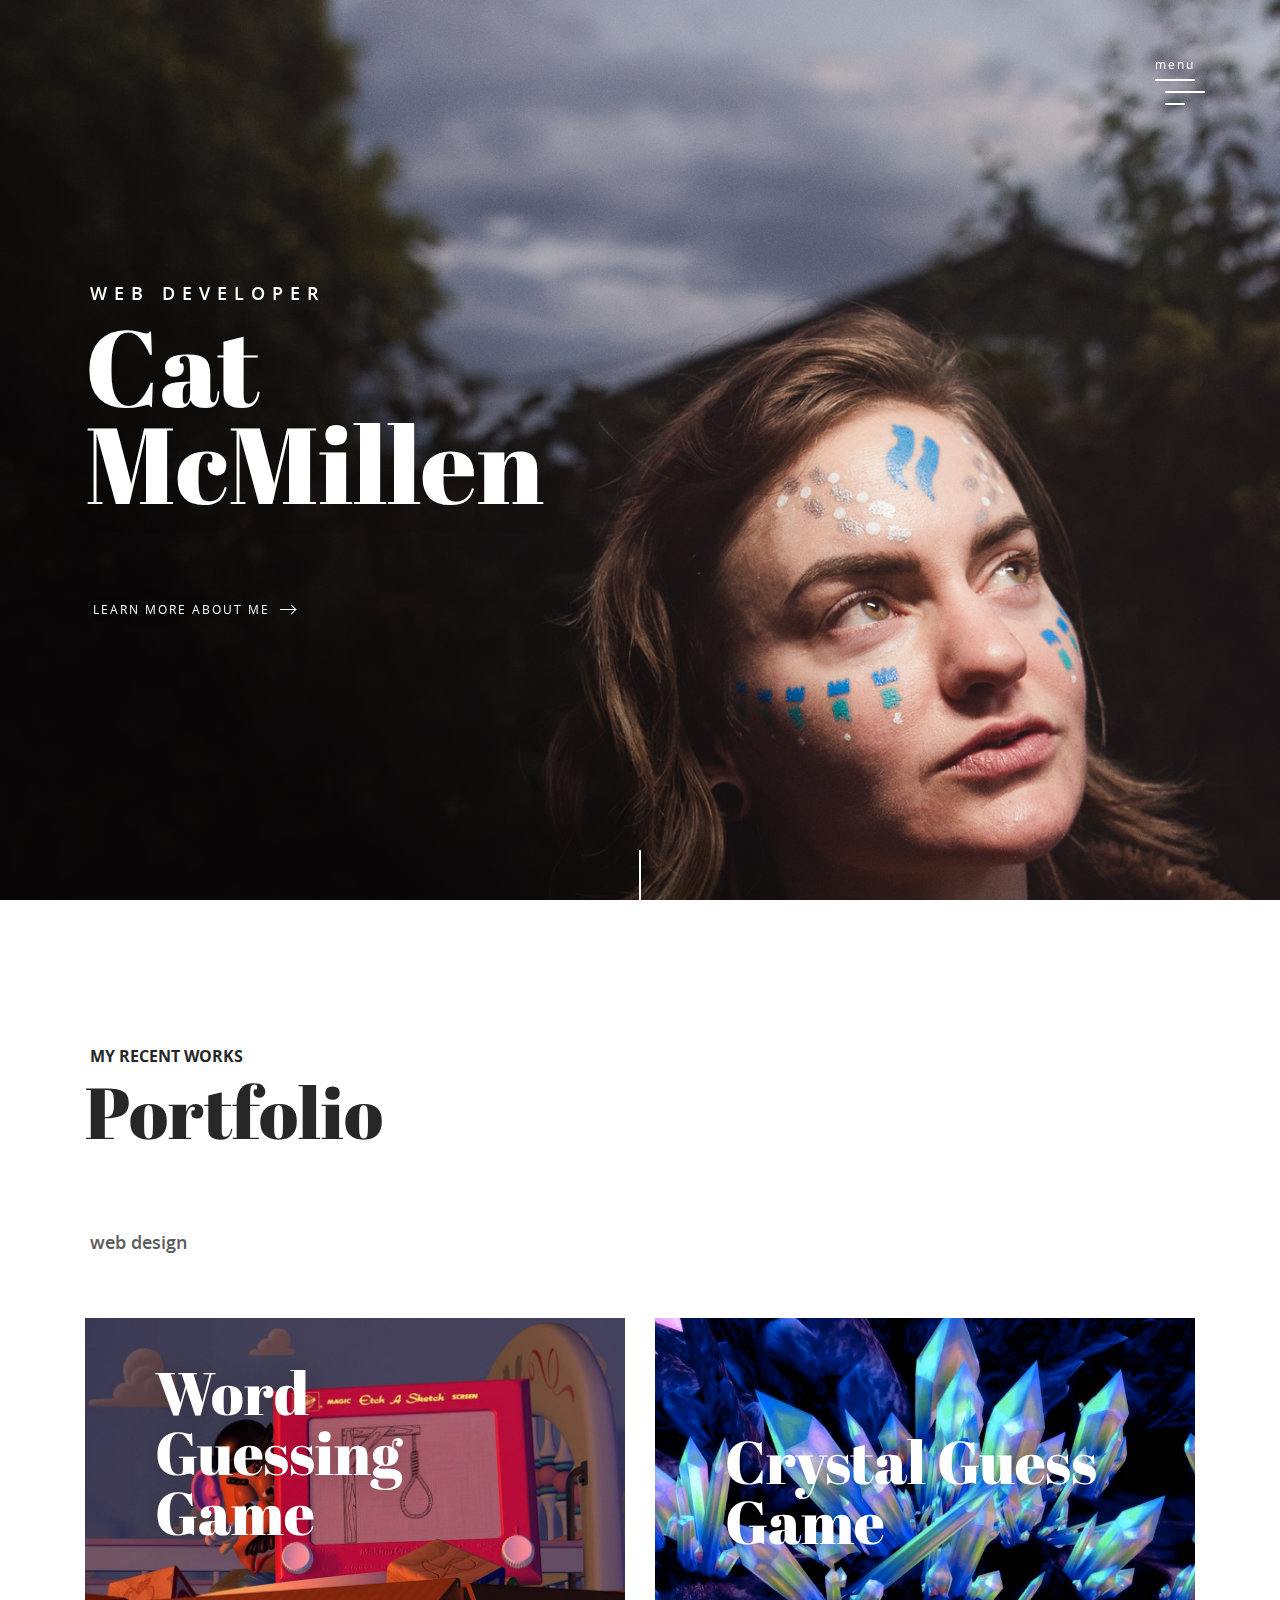
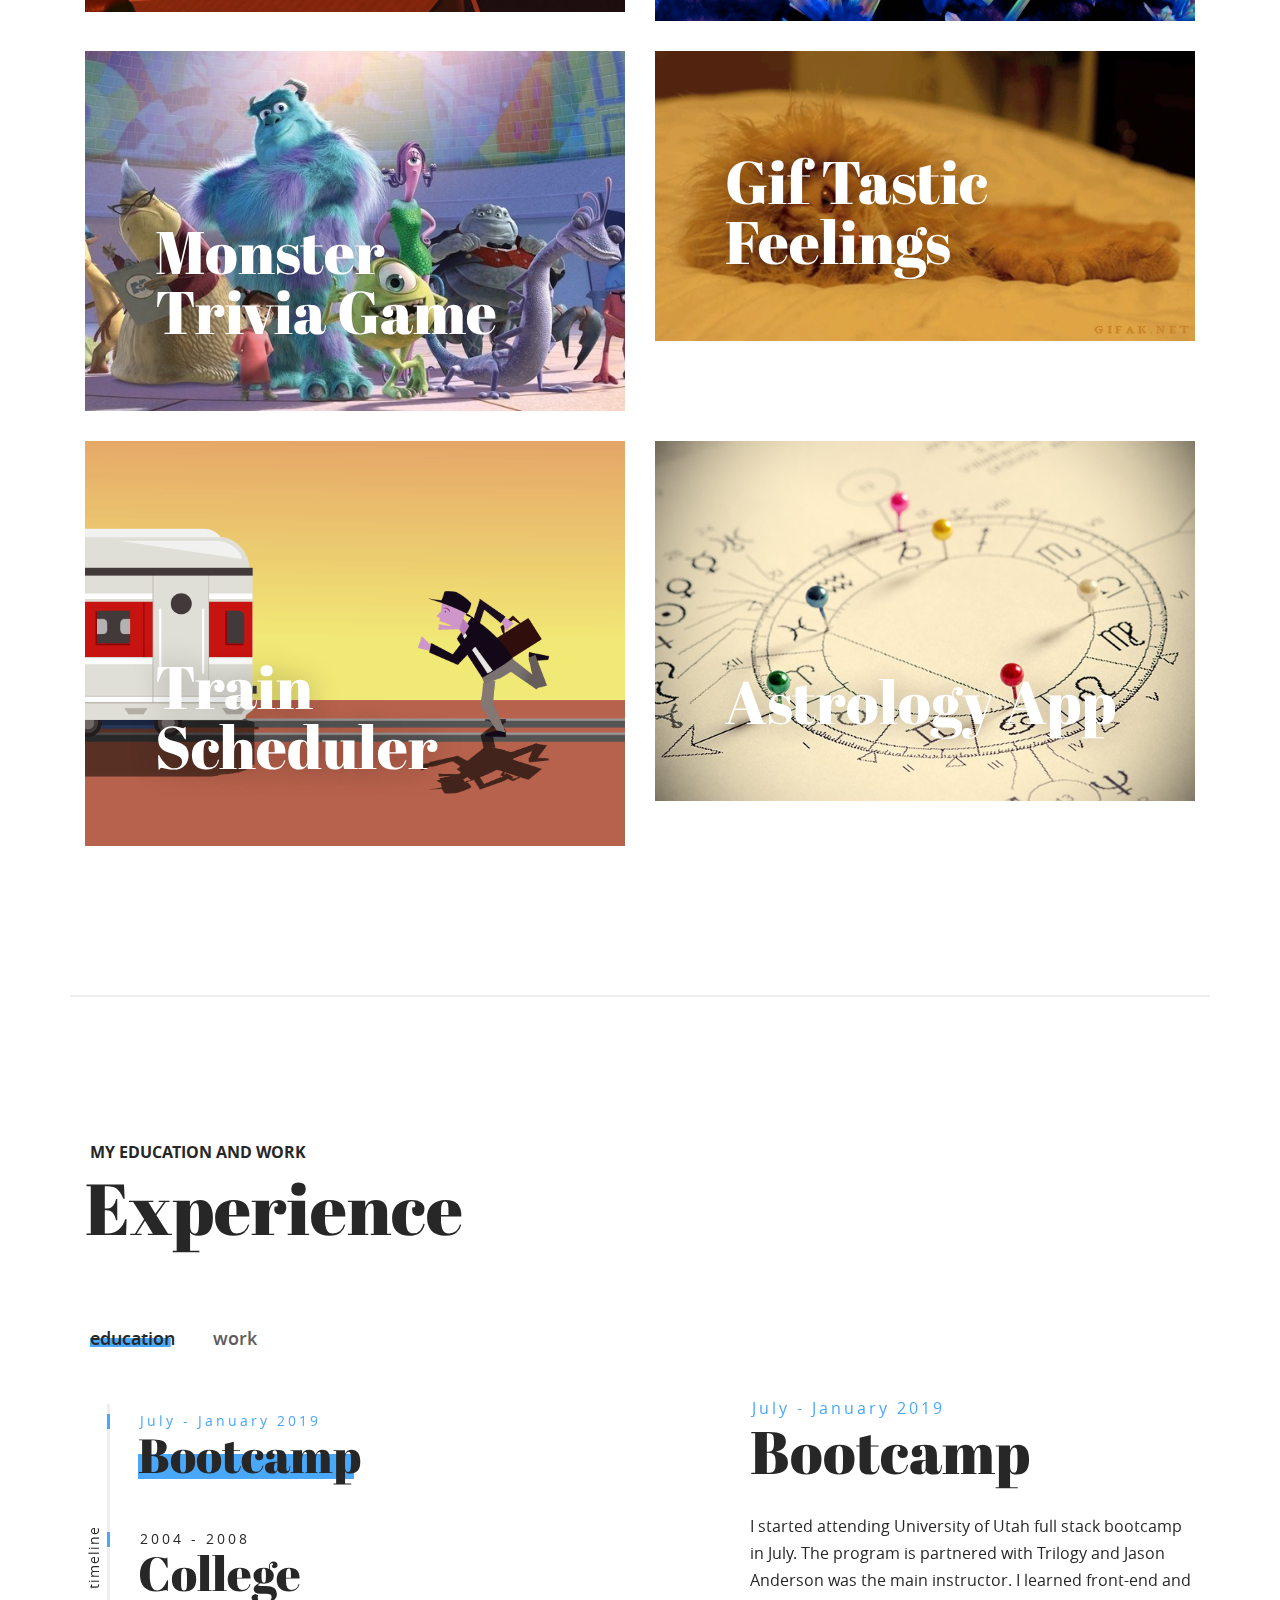
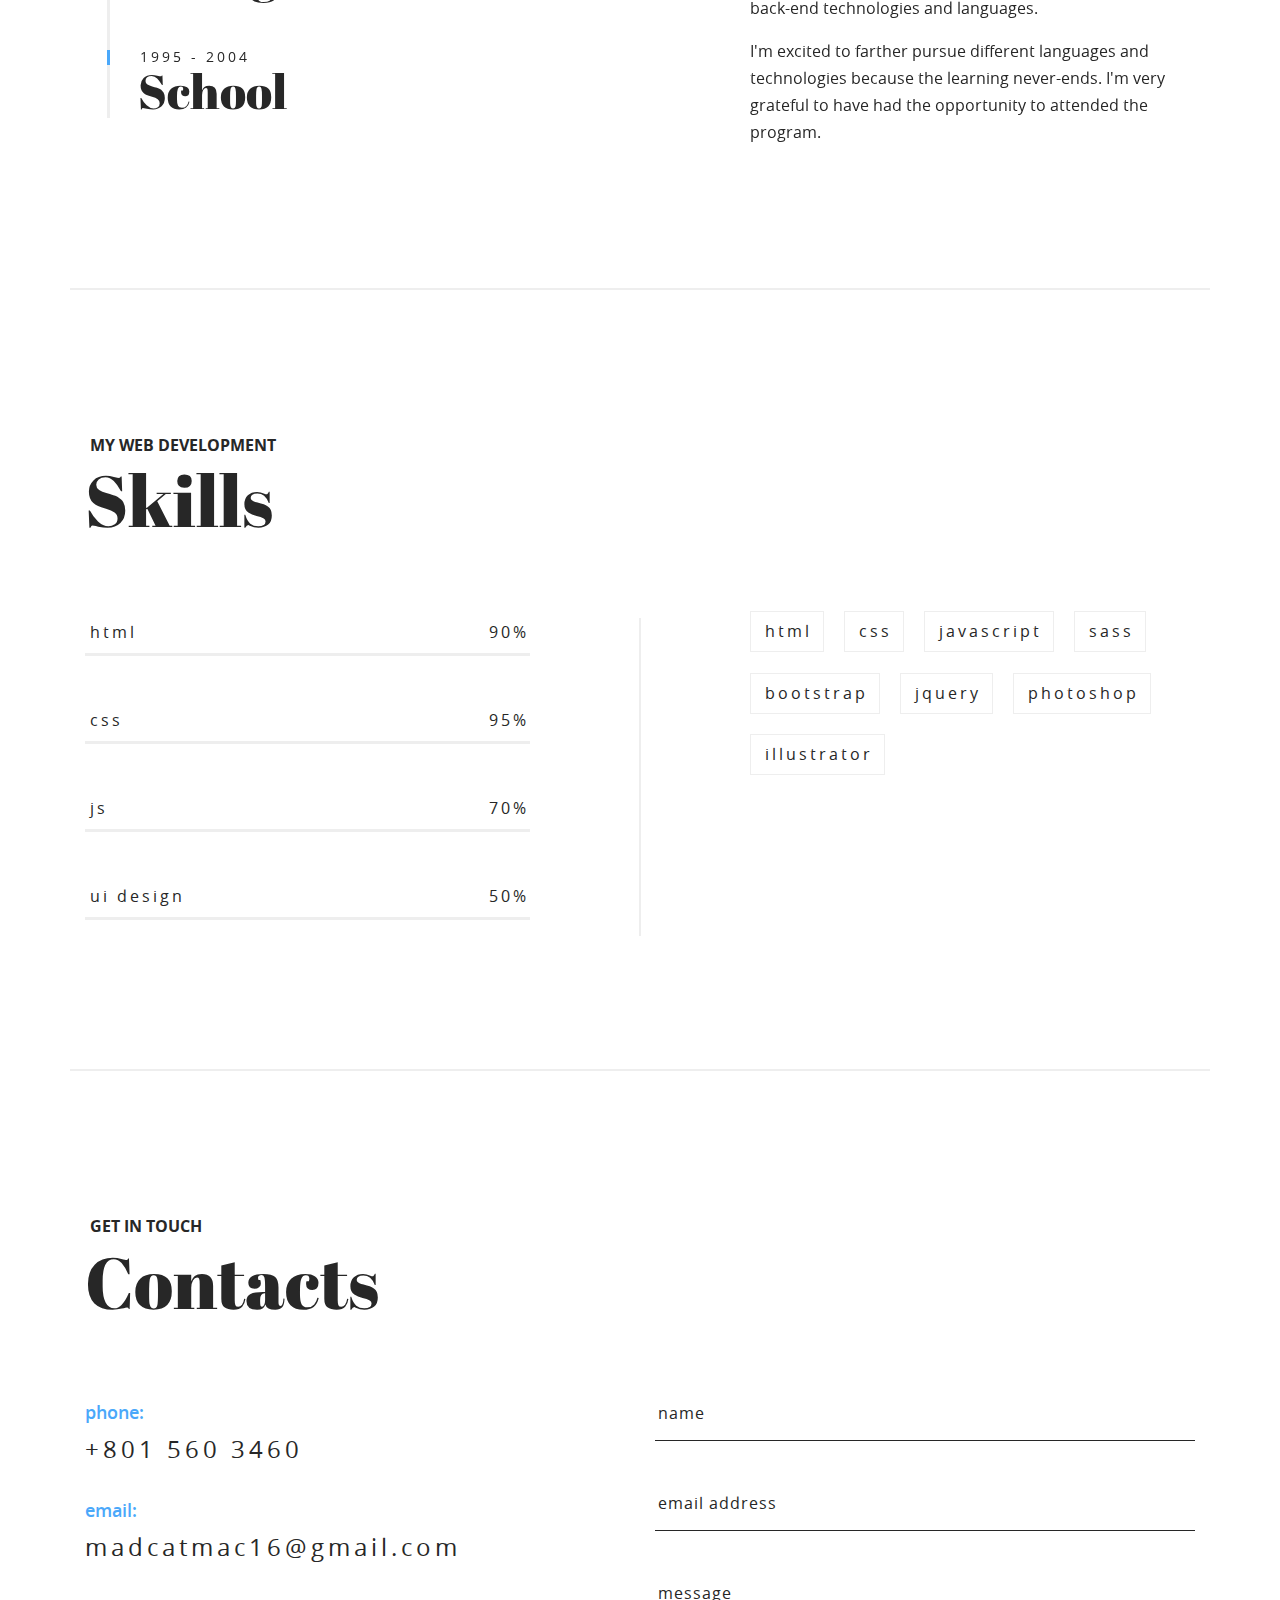
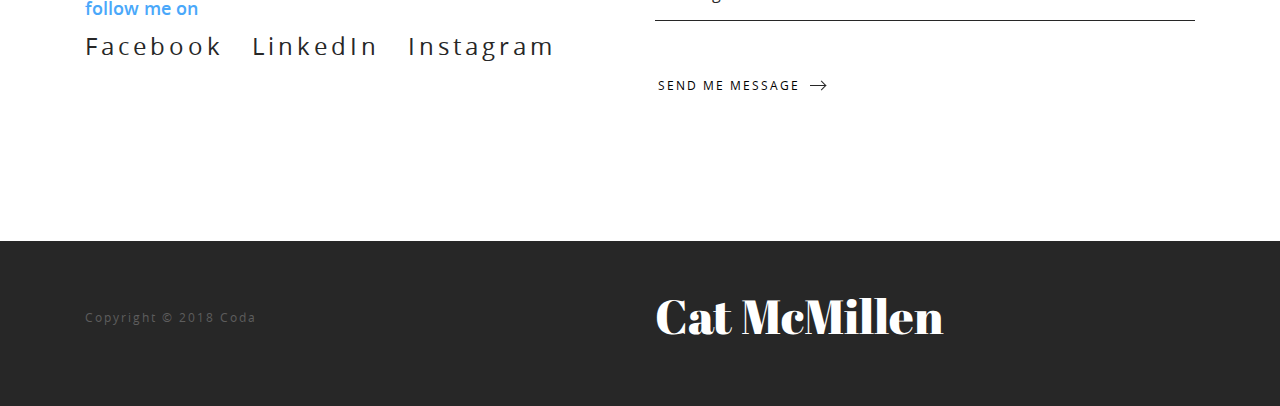
<file: html/index.html>
<!DOCTYPE html>
<html lang="en" class="coda-overflow-hidden">

    <head>

        <meta charset="utf-8">

        <title>Cat McMillen</title>
        <meta name="author" content="">
        <meta name="description" content="">
        <meta name="keywords" content="">

        <meta http-equiv="X-UA-Compatible" content="IE=edge">
        <meta name="viewport" content="width=device-width, initial-scale=1, maximum-scale=1">

        <!-- Start Template Basic Images -->
        <meta property="og:image" content="img/demo-img.jpg">
        <link rel="icon" href="img/favicon/favicon.png">
        <link rel="apple-touch-icon" sizes="180x180" href="img/favicon/apple-touch-icon-180x180.png">
        <!-- End Template Basic Images -->

        <!-- Start Custom Browsers Color -->
        <meta name="theme-color" content="#000">
        <!-- End Custom Browsers Color -->

        <!-- Start CSS files -->
        <link rel="stylesheet" href="libs/bootstrap/bootstrap-reboot.min.css">
        <link rel="stylesheet" href="libs/bootstrap/bootstrap-grid.min.css">
        <link rel="stylesheet" href="css/main.css">
        <!-- End CSS files -->

    </head>

    <body id="coda-body" class="coda-blue-color-scheme">

        <!-- Start Preloader -->
        <div id="preloader" class="coda-preloader">
            <div class="coda-loader">
                <span id="coda-percent" class="coda-percentage"></span>
                <div class="coda-loader-bar"></div>
            </div>
        </div>
        <!-- End Preloader -->

        <!-- Start Navigation (Pop-up window) -->
        <div id="menu" class="coda-pop-up-window coda-menu">
            <div class="coda-pop-up-top-panel">
                <div class="container">
                    <div class="row justify-content-end">
                        <div class="col-auto">
                            <!-- close pop-up window button -->
                            <a href="#menu" class="coda-pop-up-btn">
                                <div class="coda-close-ico">
                                    <span class="coda-label">close</span>
                                    <div class="coda-close-wrap">
                                        <span class="coda-close-horizontal"></span>
                                        <span class="coda-close-vertical"></span>
                                    </div>
                                </div>
                            </a>
                            <!-- end close pop-up window button -->
                        </div>
                    </div>
                </div>
            </div>
            <div class="coda-pop-up-content">
                <div class="container">
                    <div class="row align-items-center justify-content-center">
                        <div class="col-auto">
                            <!-- site navigation menu in pop-up window -->
                            <nav class="coda-nav">
                                <ul>
                                    <li class="coda-menu-item">
                                        <a href="#coda-about" class="coda-underscore coda-scroll-to-btn">About</a>
                                    </li>
                                    <li class="coda-menu-item">
                                        <a href="#coda-portfolio" class="coda-underscore coda-scroll-to-btn">Portfolio</a>
                                    </li>
                                    <li class="coda-menu-item">
                                        <a href="#coda-experience" class="coda-underscore coda-scroll-to-btn">Experience</a>
                                    </li>
                                    <li class="coda-menu-item">
                                        <a href="#coda-skills" class="coda-underscore coda-scroll-to-btn">Skills</a>
                                    </li>
                                    <li class="coda-menu-item">
                                        <a href="#coda-contacts" class="coda-underscore coda-scroll-to-btn">Contacts</a>
                                    </li>
                                </ul>
                            </nav>
                            <!-- end site navigation menu in pop-up window -->
                        </div>
                    </div>
                </div>
            </div>
        </div>
        <!-- End Navigation (Pop-up window) -->

        <!-- Start Main content -->
        <main class="coda-main-content">
            <!-- Start Header -->
            <header id="coda-about" class="coda-header" style="background-image: url(img/demo-img.jpg)">
                <!-- header background image -->
                <img class="coda-background-img" src="img/paintedfaceme.jpg" alt="header image">
                <!-- end header background image -->
                <div class="coda-top-panel">
                    <div class="container">
                        <div class="row align-items-center justify-content-between">
                            <!-- logotype -->
                            <div class="col-auto">
                                <div class="coda-logo">
                                    <p></p>
                                </div>
                            </div>
                            <!-- end logotype -->
                            <!-- menu button -->
                            <div class="col-auto">
                                <a href="#menu" class="coda-menu-btn coda-pop-up-btn">
                                    <div class="coda-menu-ico">
                                        <span class="coda-label">menu</span>
                                        <span class="coda-sandwich-top"></span>
                                        <span class="coda-sandwich-center"></span>
                                        <span class="coda-sandwich-bottom"></span>
                                    </div>
                                </a>
                            </div>
                            <!-- end menu button -->
                        </div>
                    </div>
                </div>
                <div class="coda-header-text">
                    <div class="container">
                        <div class="row align-items-center vh100">
                            <div class="col-md-6 col-10">
                                <!-- profession -->
                                <p class="coda-profession">web developer</p>
                                <!-- end profession -->
                                <!-- first name, last Name -->
                                <h1 class="coda-name">Cat McMillen</h1>
                                <!-- end first name, last Name -->
                                <!-- "About me" button -->
                                <a href="#about" class="coda-underscore coda-pop-up-btn">learn more about me<i class="coda-left-arrow-ico"></i></a>
                                <!-- end "About me" button -->
                            </div>
                        </div>
                    </div>
                </div>
            </header>
            <!-- End Header -->

            <!-- Start Portfolio -->
            <section id="coda-portfolio" class="coda-section coda-portfolio-section">
                <div class="container coda-section-header">
                    <div class="row">
                        <!-- section name -->
                        <div class="col-md-6 col-12">
                            <p class="coda-description">my recent works</p>
                            <h2>Portfolio</h2>
                        </div>
                        <!-- end section name -->
                    </div>
                </div>
                <div class="container coda-section-content">
                    <div class="row">
                        <!-- portfolio filter navigation -->
                        <div class="col-md-10 col-12">
                            <ul class="coda-filter-nav">
                                <!--<li class="coda-filter-nav-item coda-underscore" data-filter="all">all</li>-->
                                <li class="coda-filter-nav-item coda-underscore" data-filter="1">web design</li>
                                <!--<li class="coda-filter-nav-item coda-underscore" data-filter="2">ui design</li>
                                <li class="coda-filter-nav-item coda-underscore" data-filter="3">illustration</li>-->
                            </ul>
                        </div>
                        <!-- end portfolio filter navigation -->
                    </div>
                    <!-- portfolio items container -->
                    <div class="row filtr-container coda-filter-container">
                        <!-- portfolio item, article -->
                        <article class="col-lg-6 col-12 filtr-item coda-filter-item" data-category="1" data-sort="value">
                            <div class="coda-portfolio-item">
                                <img class="coda-img" src="img/Threat_MrPotato_Head.jpg" alt="sample">
                                <div class="coda-portfolio-item-content">
                                    <header class="coda-portfolio-item-header">
                                        <h3><a href="#travel" class="coda-underscore coda-pop-up-btn">Word Guessing Game</a></h3>
                                    </header>
                                </div>
                            </div>
                        </article>
                        <!-- end portfolio item, article -->
                        <!-- portfolio item, article -->
                        <article class="col-lg-6 col-12 filtr-item coda-filter-item" data-category="1" data-sort="value">
                            <div class="coda-portfolio-item">
                                <img class="coda-img" src="img/time-crystals.jpg" alt="sample">
                                <div class="coda-portfolio-item-content">
                                    <header class="coda-portfolio-item-header">
                                        <h3><a href="#expedition" class="coda-underscore coda-pop-up-btn">Crystal Guess Game</a></h3>
                                    </header>
                                </div>
                            </div>
                        </article>
                        <!-- end portfolio item, article -->
                        <!-- portfolio item, article -->
                        <article class="col-lg-6 col-12 filtr-item coda-filter-item" data-category="1" data-sort="value">
                            <div class="coda-portfolio-item">
                                <img class="coda-img" src="img/monsters.jpg" alt="sample">
                                <div class="coda-portfolio-item-content">
                                    <header class="coda-portfolio-item-header">
                                        <h3><a href="#desert" class="coda-underscore coda-pop-up-btn">Monster Trivia Game</a></h3>
                                    </header>
                                </div>
                            </div>
                        </article>
                        <!-- end portfolio item, article -->
                        <!-- portfolio item, article -->
                        <article class="col-lg-6 col-12 filtr-item coda-filter-item" data-category="1" data-sort="value">
                            <div class="coda-portfolio-item">
                                <img class="coda-img" src="img/giphykitty.gif" alt="sample">
                                <div class="coda-portfolio-item-content">
                                    <header class="coda-portfolio-item-header">
                                        <h3><a href="#weather" class=" coda-underscore coda-pop-up-btn">Gif Tastic Feelings</a></h3>
                                    </header>
                                </div>
                            </div>
                        </article>
                        <!-- end portfolio item, article -->
                        <!-- portfolio item, article -->
                        <article class="col-lg-6 col-12 filtr-item coda-filter-item" data-category="2" data-sort="value">
                            <div class="coda-portfolio-item">
                                <img class="coda-img" src="img/train.gif" alt="sample">
                                <div class="coda-portfolio-item-content">
                                    <header class="coda-portfolio-item-header">
                                        <h3><a href="#consequuntu" class="coda-underscore coda-pop-up-btn">Train Scheduler</a></h3>
                                    </header>
                                </div>
                            </div>
                        </article>
                        <!-- end portfolio item, article -->
                        <!-- portfolio item, article -->
                        <article class="col-lg-6 col-12 filtr-item coda-filter-item" data-category="2" data-sort="value">
                            <div class="coda-portfolio-item">
                                <img class="coda-img" src="img/astrologypic.jpg" alt="sample">
                                <div class="coda-portfolio-item-content">
                                    <header class="coda-portfolio-item-header">
                                        <h3><a href="#quod" class="coda-underscore coda-pop-up-btn">Astrology App</a></h3>
                                    </header>
                                </div>
                            </div>
                        </article>
                        <!-- end portfolio item, article -->
                        <!-- portfolio item, article -->
                        <!--<article class="col-lg-6 col-12 filtr-item coda-filter-item" data-category="3" data-sort="value">
                            <div class="coda-portfolio-item">
                                <img class="coda-img" src="img/demo-img.jpg" alt="sample">
                                <div class="coda-portfolio-item-content">
                                    <header class="coda-portfolio-item-header">
                                        <h3><a href="#explicabo" class="coda-underscore coda-pop-up-btn">Explicabo laudantium</a></h3>
                                    </header>
                                </div>
                            </div>
                        </article>-->
                        <!-- end portfolio item, article -->
                        <!-- portfolio item, article -->
                        <!--<article class="col-lg-6 col-12 filtr-item coda-filter-item" data-category="3" data-sort="value">
                            <div class="coda-portfolio-item">
                                <img class="coda-img" src="img/demo-img.jpg" alt="sample">
                                <div class="coda-portfolio-item-content">
                                    <header class="coda-portfolio-item-header">
                                        <h3><a href="#debitis" class="coda-underscore coda-pop-up-btn">Consequuntu debitis</a></h3>
                                    </header>
                                </div>
                            </div>
                        </article>-->
                        <!-- end portfolio item, article -->
                        <!-- portfolio item, article -->
                        <!--<article class="col-lg-6 col-12 filtr-item coda-filter-item" data-category="3" data-sort="value">
                            <div class="coda-portfolio-item">
                                <img class="coda-img" src="img/demo-img.jpg" alt="sample">
                                <div class="coda-portfolio-item-content">
                                    <header class="coda-portfolio-item-header">
                                        <h3><a href="#adipisicing" class="coda-underscore coda-pop-up-btn">Adipisicing elit</a></h3>
                                    </header>
                                </div>
                            </div>
                        </article>-->
                        <!-- end portfolio item, article -->
                    </div>
                    <!-- end portfolio items container -->
                </div>
            </section>
            <!-- End Portfolio -->

            <!-- Start Experience -->
            <section id="coda-experience" class="coda-section coda-experience-section">
                <div class="container coda-section-header">
                    <div class="row">
                        <!-- section name -->
                        <div class="col-md-6 col-12">
                            <p class="coda-description">my education and work</p>
                            <h2>Experience</h2>
                        </div>
                        <!-- end section name -->
                    </div>
                </div>
                <div class="container coda-section-content">
                    <div class="row">
                        <!-- experience filter navigation -->
                        <div class="col-md-10 col-12">
                            <ul class="coda-experience-filter-nav">
                                <li class="coda-filter-nav-item coda-underscore">education</li>
                                <li class="coda-filter-nav-item coda-underscore">work</li>
                            </ul>
                        </div>
                        <!-- end experience filter navigation -->
                    </div>
                    <div class="row justify-content-between">
                        <div class="col-md-5 col-12 coda-experience-timeline-content">
                            <!-- experience timeline for education -->
                            <div class="coda-experience-timeline">
                                <div class="coda-timeline-label">timeline</div>
                                <!-- experience timeline caption -->
                                <div class="coda-experience-timeline-caption">
                                        <p class="coda-time-interval">July - January 2019</p>
                                        <h4 class="coda-underscore">Bootcamp</h4>
                                    </div>
                                    <!-- end experience timeline caption -->
                                <div class="coda-experience-timeline-caption">
                                    <p class="coda-time-interval">2004 - 2008</p>
                                    <h4 class="coda-underscore">College</h4>
                                </div>
                                <!-- end experience timeline caption -->
                                <!-- experience timeline caption -->
                                <div class="coda-experience-timeline-caption">
                                    <p class="coda-time-interval">1995 - 2004</p>
                                    <h4 class="coda-underscore">School</h4>
                                </div>
                                <!-- end experience timeline caption -->
                            </div>
                            <!-- end experience timeline for education -->
                            <!-- experience timeline for work -->
                            <div class="coda-experience-timeline">
                                <div class="coda-timeline-label">timeline</div>
                                <!-- experience timeline caption -->
                                <div class="coda-experience-timeline-caption">
                                    <p class="coda-time-interval">2013 - present</p>
                                    <h4 class="coda-underscore">Current</h4>
                                </div>
                                <!-- end experience timeline caption -->
                                <!-- experience timeline caption -->
                                <div class="coda-experience-timeline-caption">
                                    <p class="coda-time-interval">2010 - 2013</p>
                                    <h4 class="coda-underscore">Prior</h4>
                                </div>
                                <!-- end experience timeline caption -->
                                <!-- experience timeline caption -->
                                <div class="coda-experience-timeline-caption">
                                    <p class="coda-time-interval">2007 - 2010</p>
                                    <h4 class="coda-underscore">Past</h4>
                                </div>
                                <!-- end experience timeline caption -->
                            </div>
                            <!-- end experience timeline for work -->
                        </div>
                        <!-- end experience timeline -->
                        <!-- experience description -->
                        <div class="col-md-6 col-lg-5 col-12 coda-experience-content">
                            <!-- experience description item for education -->
                            <div class="coda-experience-description-item">
                                <article class="coda-experience-description">
                                    <header class="coda-experience-article-header">
                                        <p class="coda-time-interval">July - January 2019</p>
                                        <h3>Bootcamp</h3>
                                    </header>
                                    <p>I started attending University of Utah full stack bootcamp in July. The program is partnered with Trilogy and Jason Anderson was the main instructor. I learned front-end and back-end technologies and languages.  </p>
                                    <p>I'm excited to farther pursue different languages and technologies because the learning never-ends. I'm very grateful to have had the opportunity to attended the program.</p>
                                </article>
                                <!-- end experience description article -->
                                <!-- experience description article -->
                                <article class="coda-experience-description">
                                    <header class="coda-experience-article-header">
                                        <p class="coda-time-interval">2004 - 2008</p>
                                        <h3>College</h3>
                                    </header>
                                    <p>I moved to Salt Lake City in 2004 to attend the University of Utah. I graduated in 2008 with a BFA in acting and a minor in business and I was taught by Professors in the actor training program.</p>
                                    <p>I performed in over thirty student and ten main stage productions. I also wrote and acted several short pieces and student short films. I am grateful to have such a unique, hard working and creative experience from this education</p>
                                </article>
                                <!-- end experience description article -->
                                <!-- experience description article -->
                                <article class="coda-experience-description">
                                    <header class="coda-experience-article-header">
                                        <p class="coda-time-interval">1995 - 2004</p>
                                        <h3>School</h3>
                                    </header>
                                    <p>I graduated high school in 2002 then attended Collin County Community College. I recieved a Associates of Fine Arts in 2004. I took extra courses in mixed media design and acting.</p>
                                    <p>While attending I was involved in several large productions for set building and acting. I directed two student pieces and mixed media performance art.</p>
                                </article>
                                <!-- end experience description article -->
                            </div>
                            <!-- end experience description item for education -->
                            <!-- experience description item for work -->
                            <div class="coda-experience-description-item">
                                <!-- experience description article -->
                                <article class="coda-experience-description">
                                    <header class="coda-experience-article-header">
                                        <p class="coda-time-interval">2013 - present</p>
                                        <h3>Broadway at the Eccles</h3>
                                    </header>
                                    <p>I have contributed to the transition from sharing venues to moving to the Eccles Theatre downtown Salt Lake City as the resident company. I have a experiencein ticketing, customer service, audits and email correspondence. I'm proud to say our team accomplishes much for four hardworking co-workes.</p>
                                    <p>I recently was promoted and am now a supervisor for the mountain west service center branch of Broadway Arcoss America. I so grateful to have been invloved the success of the new Eccles Theatre.</p>
                                </article>
                                <!-- end experience description article -->
                                <!-- experience description article -->
                                <article class="coda-experience-description">
                                    <header class="coda-experience-article-header">
                                        <p class="coda-time-interval">2010 - 2013</p>
                                        <h3>Prior</h3>
                                    </header>
                                    <p>Prior to my current job I worked for Backcountry in the season months as a chat customer service agent and also in the warehouse picking and packaging.</p>
                                    <p>I also worked as a ticket agent for Arttix where I sold for multiple companys for the downttown arts. During this time I acting in several plays and worked in productions. I also pedding cab for Salt Lake City Cycles and volunteered at the Bike Collective.</p>
                                </article>
                                <!-- end experience description article -->
                                <!-- experience description article -->
                                <article class="coda-experience-description">
                                    <header class="coda-experience-article-header">
                                        <p class="coda-time-interval">2007 - 2010</p>
                                        <h3>Industry</h3>
                                    </header>
                                    <p>I have working for multiple different resturants and hotels in Dallas and Salt Lake City. With over 12 years of serving and bartending experince I have the skills to work under pressure while a smile on my face.</p>
                                    <p>I have worked for and managed at several different hotels and craft breweries. I'm a foodie and drink enthusiast.</p>
                                </article>
                                <!-- end experience description article -->
                            </div>
                        </div>
                        <!-- end experience description for work -->
                    </div>
                </div>
            </section>
            <!-- End Experience -->

            <!-- Start Skills -->
            <section id="coda-skills" class="coda-section coda-skills-section">
                <div class="container coda-section-header">
                    <div class="row">
                        <!-- section name -->
                        <div class="col-md-6 col-12">
                            <p class="coda-description">my web development</p>
                            <h2>Skills</h2>
                        </div>
                        <!-- end section name -->
                    </div>
                </div>
                <div class="container coda-section-content">
                    <div class="row justify-content-between">
                        <!-- skills bar container -->
                        <div class="col-md-5 col-12 coda-skills-bar-container">
                            <!-- skill bar -->
                            <div class="coda-skill-bar" data-percent="90">
                                <div class="coda-skill-bar-title">html</div>
                                <div class="coda-skill-bar-percent"><span class="coda-skill-count">90</span>%</div>
                                <div class="coda-skill-bar-bar"></div>
                            </div>
                            <!-- end skill bar -->
                            <!-- skill bar -->
                            <div class="coda-skill-bar" data-percent="95">
                                <div class="coda-skill-bar-title">css</div>
                                <div class="coda-skill-bar-percent"><span class="coda-skill-count">95</span>%</div>
                                <div class="coda-skill-bar-bar"></div>
                            </div>
                            <!-- end skill bar -->
                            <!-- skill bar -->
                            <div class="coda-skill-bar" data-percent="70">
                                <div class="coda-skill-bar-title">js</div>
                                <div class="coda-skill-bar-percent"><span class="coda-skill-count">70</span>%</div>
                                <div class="coda-skill-bar-bar"></div>
                            </div>
                            <!-- end skill bar -->
                            <!-- skill bar -->
                            <div class="coda-skill-bar" data-percent="50">
                                <div class="coda-skill-bar-title">ui design</div>
                                <div class="coda-skill-bar-percent"><span class="coda-skill-count">50</span>%</div>
                                <div class="coda-skill-bar-bar"></div>
                            </div>
                            <!-- end skill bar -->
                        </div>
                        <!-- end skills bar container -->
                        <div class="col-md-5 col-12 coda-skills-description">
                            <!-- skills term list -->
                            <dl class="coda-skills-term-list">
                                <!-- skill term -->
                                <div class="coda-skill-term-box">
                                    <dt class="coda-skill-term-name"><span class="coda-underscore">html</span></dt>
                                    <dd class="coda-skill-term-description"><span class="coda-term-name">html</span> - Hypertext Markup Language is the standard markup language for creating web pages and web applications. With Cascading Style Sheets (CSS) and JavaScript, it forms a triad of cornerstone technologies for the World Wide Web.</dd>
                                </div>
                                <!-- end skill term -->
                                <!-- skill term -->
                                <div class="coda-skill-term-box">
                                    <dt class="coda-skill-term-name"><span class="coda-underscore">css</span></dt>
                                    <dd class="coda-skill-term-description"><span class="coda-term-name">css</span> - Cascading Style Sheets (CSS) is a style sheet language used for describing the presentation of a document written in a markup language like HTML. CSS is a cornerstone technology of the World Wide Web, alongside HTML and JavaScript.</dd>
                                </div>
                                <!-- end skill term -->
                                <!-- skill term -->
                                <div class="coda-skill-term-box">
                                    <dt class="coda-skill-term-name"><span class="coda-underscore">javascript</span></dt>
                                    <dd class="coda-skill-term-description"><span class="coda-term-name">javascript</span> - JavaScript often abbreviated as JS, is a high-level, interpreted programming language. It is a language which is also characterized as dynamic, weakly typed, prototype-based and multi-paradigm.</dd>
                                </div>
                                <!-- end skill term -->
                                <!-- skill term -->
                                <div class="coda-skill-term-box">
                                    <dt class="coda-skill-term-name"><span class="coda-underscore">sass</span></dt>
                                    <dd class="coda-skill-term-description"><span class="coda-term-name">sass</span> - Syntactically awesome style sheets is a preprocessor scripting language that is interpreted or compiled into Cascading Style Sheets (CSS).</dd>
                                </div>
                                <!-- end skill term -->
                                <!-- skill term -->
                                <div class="coda-skill-term-box">
                                    <dt class="coda-skill-term-name"><span class="coda-underscore">bootstrap</span></dt>
                                    <dd class="coda-skill-term-description"><span class="coda-term-name">bootstrap</span> - Bootstrap is a free and open-source front-end library for designing websites and web applications. It contains HTML- and CSS-based design templates for typography, forms, buttons, navigation and other interface components, as well as optional JavaScript extensions. Unlike many web frameworks, it concerns itself with front-end development only.</dd>
                                </div>
                                <!-- end skill term -->
                                <!-- skill term -->
                                <div class="coda-skill-term-box">
                                    <dt class="coda-skill-term-name"><span class="coda-underscore">jquery</span></dt>
                                    <dd class="coda-skill-term-description"><span class="coda-term-name">jquery</span> - jQuery is a cross-platform JavaScript library designed to simplify the client-side scripting of HTML. It is free, open-source software using the permissive MIT License. Web analysis indicates that it is the most widely deployed JavaScript library by a large margin.</dd>
                                </div>
                                <!-- end skill term -->
                                <!-- skill term -->
                                <!--<div class="coda-skill-term-box">
                                    <dt class="coda-skill-term-name"><span class="coda-underscore">gulp</span></dt>
                                    <dd class="coda-skill-term-description"><span class="coda-term-name">gulp</span> - Gulp is a task runner built on Node.js and npm, used for automation of time-consuming and repetitive tasks involved in web development like minification, concatenation, cache busting, unit testing, linting, optimization, etc.</dd>
                                </div>-->
                                <!-- end skill term -->
                                <!-- skill term -->
                                <div class="coda-skill-term-box">
                                    <dt class="coda-skill-term-name"><span class="coda-underscore">photoshop</span></dt>
                                    <dd class="coda-skill-term-description"><span class="coda-term-name">photoshop</span> - Adobe Photoshop is a raster graphics editor developed and published by Adobe Systems for macOS and Windows.</dd>
                                </div>
                                <!-- end skill term -->
                                <!-- skill term -->
                                <div class="coda-skill-term-box">
                                    <dt class="coda-skill-term-name"><span class="coda-underscore">illustrator</span></dt>
                                    <dd class="coda-skill-term-description"><span class="coda-term-name">illustrator</span> - Adobe Illustrator is a vector graphics editor developed and marketed by Adobe Systems.</dd>
                                </div>
                                <!-- end skill term -->
                            </dl>
                            <!-- end skills term list -->
                        </div>

                    </div>
                </div>
            </section>
            <!-- End Skills -->

            <!-- Start Contacts -->
            <section id="coda-contacts" class="coda-section coda-contacts-section">
                <div class="container coda-section-header">
                    <div class="row">
                        <!-- section name -->
                        <div class="col-md-6 col-12">
                            <p class="coda-description">get in touch</p>
                            <h2>Contacts</h2>
                        </div>
                        <!-- end section name -->
                    </div>
                </div>
                <div class="container coda-section-content">
                    <div class="row">
                        <!-- contacts data -->
                        <div class="col-md-6 col-12">
                            <dl class="coda-contacts-container">
                                <!-- contact item -->
                                <div class="coda-contact-item">
                                    <dt class="coda-contact-name">phone:</dt>
                                    <dd class="coda-contact-data"><a href="tel:+544&nbsp;4779&nbsp;225" class="coda-contact-link coda-underscore">+801 560 3460</a></dd>
                                </div>
                                <!-- end contact item -->
                                <!-- contact item -->
                                <div class="coda-contact-item">
                                    <dt class="coda-contact-name">email:</dt>
                                    <dd class="coda-contact-data"><a href="mailto:madcatmac16@gmail.com" class="coda-contact-link coda-underscore">madcatmac16@gmail.com</a></dd>
                                </div>
                                <!-- end contact item -->
                                <!-- contact item -->
                                <div class="coda-contact-item">
                                    <dt class="coda-contact-name">follow me on</dt>
                                    <dd class="coda-contact-data"><a href="https://www.facebook.com/catmac16" class="coda-contact-link coda-underscore">Facebook</a>
                                    <a href="https://www.linkedin.com/in/catherine-mcmillen-8800ab7a/" class="coda-contact-link coda-underscore">LinkedIn</a>
                                    <a href="https://www.instagram.com/kittymac_cat/?hl=en" class="coda-contact-link coda-underscore">Instagram</a></dd>
                                </div>
                                <!-- end contact item -->
                            </dl>
                        </div>
                        <!-- end contacts data -->
                        <!-- contact form -->
                        <div class="col-md-6 col-12">
                            <form class="coda-contact-form" action="#" method="post">
                                <div class="coda-input-box">
                                    <input id="coda-name" class="coda-input" type="text" required="">
                                    <label for="coda-name" class="coda-label">name</label>
                                    <span class="coda-bottom-border"></span>
                                </div>
                                <div class="coda-input-box">
                                    <input id="coda-email" class="coda-input" type="email" required="">
                                    <label for="coda-email" class="coda-label">email address</label>
                                    <span class="coda-bottom-border"></span>
                                </div>
                                <div class="coda-input-box">
                                    <textarea id="coda-message" class="coda-input" required=""></textarea>
                                    <label for="coda-message" class="coda-label">message</label>
                                    <span class="coda-bottom-border"></span>
                                </div>
                                <button class="coda-underscore coda-form-btn" type="submit">send me message<i class="coda-left-arrow-ico"></i></button>
                            </form>
                        </div>
                        <!-- end contact form -->
                    </div>
                </div>
            </section>
            <!-- End Contacts -->

            <!-- Start Footer-->
            <footer class="coda-footer">

                <div class="container">
                    <div class="row align-items-center">
                        <div class="col-md-6 col-12">
                            <p class="coda-footer-copyright">Copyright &copy; 2018 Coda</p>
                        </div>
                        <div class="col-md-6 col-12">
                            <h4 class="coda-footer-info">Cat McMillen</h4>
                        </div>
                    </div>
                </div>

            </footer>
            <!-- End Footer -->

            <!-- Start Scroll to top -->
            <a href="#coda-body" class="coda-underscore coda-scroll-to-top coda-scroll-to-btn">scroll to top<i class="coda-left-arrow-ico"></i></a>
            <!-- End Scroll to top -->

        </main>
        <!-- End Main content -->


        <!-- Start About me (Pop-up window) -->
        <div id="about" class="coda-pop-up-window">
            <div class="coda-pop-up-top-panel">
                <div class="container">
                    <div class="row justify-content-end">
                        <div class="col-auto">
                            <!-- close pop-up window button -->
                            <a href="#about" class="coda-pop-up-btn">
                                <div class="coda-close-ico">
                                    <span class="coda-label">close</span>
                                    <div class="coda-close-wrap">
                                        <span class="coda-close-horizontal"></span>
                                        <span class="coda-close-vertical"></span>
                                    </div>
                                </div>
                            </a>
                            <!-- end close pop-up window button -->
                        </div>
                    </div>
                </div>
            </div>
            <!-- pop-up window content, article -->
            <article class="coda-pop-up-content">
                <div class="container">
                    <div class="row justify-content-between">
                        <div class="col-md-6 col-lg-5 col-12 order-md-first order-last">
                            <div class="coda-sticky">
                                <img class="coda-img-responsive" src="img/paintedlook.jpg" alt="text">
                            </div>
                        </div>
                        <div class="col-md-5 col-12 order-md-last order-first">
                            <div class="coda-sticky">
                                <header class="coda-pop-up-header">
                                    <h3>About me</h3>
                                </header>
                                <p>I'm a creative. My strengths are that I can problem solve under pressure and I can work fluidly in teams/groups collaborting on projects.</p>
                                <p>I have experience with web development technologies such as Javascript, CSS, HTML, JQuery, Node.js, Firebase, API's. I recently gradueted from the full stack program at the University of Utah. </p>
                                <p>I have lived in Utah for 15 yrs and I have fallen for the scenery of the mountains and what there is to always explore all around. I enjoy traveling and being in nature. I'm excited to be a part of the growing tech community here in the wastch valley.</p>
                                <footer class="coda-pop-up-footer">
                                    <dl class="coda-description-container">
                                        <div class="coda-description-item">
                                            <dt class="coda-description-name">date fo birth:</dt>
                                            <dd class="coda-description-data">Feb 16 1984</dd>
                                        </div>
                                        <div class="coda-description-item">
                                            <dt class="coda-description-name">profession:</dt>
                                            <dd class="coda-description-data">web developer</dd>
                                        </div>
                                        <div class="coda-description-item">
                                            <dt class="coda-description-name">languages spoken:</dt>
                                            <dd class="coda-description-data">english</dd>
                                        </div>
                                    </dl>
                                </footer>
                            </div>
                        </div>
                    </div>
                </div>
            </article>
            <!-- end pop-up window content, article -->
        </div>
        <!-- End About me (Pop-up window) -->

        <!-- Start Travel agency (Pop-up window) -->
        <div id="travel" class="coda-pop-up-window">
            <div class="coda-pop-up-top-panel">
                <div class="container">
                    <div class="row justify-content-end">
                        <div class="col-auto">
                            <!-- close pop-up window button -->
                            <a href="#travel" class="coda-pop-up-btn">
                                <div class="coda-close-ico">
                                    <span class="coda-label">close</span>
                                    <div class="coda-close-wrap">
                                        <span class="coda-close-horizontal"></span>
                                        <span class="coda-close-vertical"></span>
                                    </div>
                                </div>
                            </a>
                            <!-- end close pop-up window button -->
                        </div>
                    </div>
                </div>
            </div>
            <!-- pop-up window content, article -->
            <article class="coda-pop-up-content">
                <div class="container">
                    <div class="row justify-content-between">
                        <div class="col-md-5 col-12">
                            <div class="coda-sticky">
                                <header class="coda-pop-up-header">
                                    <h3><a href="https://kittycatmac.github.io/Word-Guess-Game/" target="_blank">Word Guess Game</a></h3>
                                </header>
                                <p>This game uses Javascript to randomly pick out words form an array and once guessed adds into the blanks. I also added a music player with a gif.</p>
                                <p></p>
                                <p></p>
                                <footer class="coda-pop-up-footer">
                                    <dl class="coda-description-container">
                                        <div class="coda-description-item">
                                            <dt class="coda-description-name">categories:</dt>
                                            <dd class="coda-description-data">web design</dd>
                                        </div>
                                        <div class="coda-description-item">
                                            <dt class="coda-description-name">project by:</dt>
                                            <dd class="coda-description-data">Cat McMillen</dd>
                                        </div>
                                        <div class="coda-description-item">
                                            <dt class="coda-description-name">student project</dt>
                                            <dd class="coda-description-data"></dd>
                                        </div>
                                        <div class="coda-description-item">
                                            <dt class="coda-description-name">made in:</dt>
                                            <dd class="coda-description-data">July 2018</dd>
                                        </div>
                                    </dl>
                                </footer>
                            </div>
                        </div>
                        <div class="col-md-6 col-lg-5 col-12">
                            <div class="coda-sticky">
                            	<!--<div class='coda-video-responsive'>
                                    <iframe src="https://player.vimeo.com/video/76979871" frameborder="0" webkitallowfullscreen mozallowfullscreen allowfullscreen></iframe>
                                </div>-->
                                <img class="coda-img-responsive" src="img/Threat_MrPotato_Head.jpg" alt="text">
                                <!--<img class="coda-img-responsive" src="img/demo-img.jpg" alt="text">
                                <div class='coda-video-responsive'>
                                    <iframe src="https://www.youtube.com/embed/pRxwMbWIsFk" frameborder="0" allow="autoplay; encrypted-media" allowfullscreen></iframe>
                                </div>-->
                            </div>
                        </div>
                    </div>
                </div>
            </article>
            <!-- end pop-up window content, article -->
        </div>
        <!-- End Travel agency (Pop-up window) -->

        <!-- Start Research expedition (Pop-up window) -->
        <div id="expedition" class="coda-pop-up-window">
            <div class="coda-pop-up-top-panel">
                <div class="container">
                    <div class="row justify-content-end">
                        <div class="col-auto">
                            <!-- close pop-up window button -->
                            <a href="#expedition" class="coda-pop-up-btn">
                                <div class="coda-close-ico">
                                    <span class="coda-label">close</span>
                                    <div class="coda-close-wrap">
                                        <span class="coda-close-horizontal"></span>
                                        <span class="coda-close-vertical"></span>
                                    </div>
                                </div>
                            </a>
                            <!-- end close pop-up window button -->
                        </div>
                    </div>
                </div>
            </div>
            <!-- pop-up window content, article -->
            <article class="coda-pop-up-content">
                <div class="container">
                    <div class="row justify-content-between">
                        <div class="col-md-5 col-12">
                            <div class="coda-sticky">
                                <header class="coda-pop-up-header">
                                    <h3><a href="https://kittycatmac.github.io/unit-4-game/" target="_blank">Crystal Guessing Game</a></h3>
                                </header>
                                <p>This game keeps score of the radnom numbers associate to the crystal buttons. The number guessed is generated by using javascript and then tallied up to try and match.</p>
                                <p></p>
                                <p></p>
                                <p></p>
                                <footer class="coda-pop-up-footer">
                                    <dl class="coda-description-container">
                                        <div class="coda-description-item">
                                            <dt class="coda-description-name">categories:</dt>
                                            <dd class="coda-description-data">web design</dd>
                                        </div>
                                        <div class="coda-description-item">
                                            <dt class="coda-description-name">project by:</dt>
                                            <dd class="coda-description-data">Cat McMillen</dd>
                                        </div>
                                        <div class="coda-description-item">
                                            <dt class="coda-description-name">student project</dt>
                                            <dd class="coda-description-data"></dd>
                                        </div>
                                        <div class="coda-description-item">
                                            <dt class="coda-description-name">made in:</dt>
                                            <dd class="coda-description-data">July 2018</dd>
                                        </div>
                                    </dl>
                                </footer>
                            </div>
                        </div>
                        <div class="col-md-6 col-lg-5 col-12">
                            <div class="coda-sticky">
                                <img class="coda-img-responsive" src="img/time-crystals.jpg" alt="text">
                            </div>
                        </div>
                    </div>
                </div>
            </article>
            <!-- end pop-up window content, article -->
        </div>
        <!-- End Research expedition (Pop-up window) -->

        <!-- Start The desert (Pop-up window) -->
        <div id="desert" class="coda-pop-up-window">
            <div class="coda-pop-up-top-panel">
                <div class="container">
                    <div class="row justify-content-end">
                        <div class="col-auto">
                            <!-- close pop-up window button -->
                            <a href="#desert" class="coda-pop-up-btn">
                                <div class="coda-close-ico">
                                    <span class="coda-label">close</span>
                                    <div class="coda-close-wrap">
                                        <span class="coda-close-horizontal"></span>
                                        <span class="coda-close-vertical"></span>
                                    </div>
                                </div>
                            </a>
                            <!-- end close pop-up window button -->
                        </div>
                    </div>
                </div>
            </div>
            <!-- pop-up window content, article -->
            <article class="coda-pop-up-content">
                <div class="container">
                    <div class="row justify-content-between">
                        <div class="col-md-5 col-12">
                            <div class="coda-sticky">
                                <header class="coda-pop-up-header">
                                    <h3><a href="https://kittycatmac.github.io/TriviaGame/" target="_blank">Monster Triva Game</a></h3>
                                </header>
                                <p>With Javascript I created arrays of quesitons and answers and then functions of counts, a timer and game restart. Once the game begins the monster mash plays.</p>
                                <p></p>
                                <p></p>
                                <footer class="coda-pop-up-footer">
                                    <dl class="coda-description-container">
                                        <div class="coda-description-item">
                                            <dt class="coda-description-name">categories:</dt>
                                            <dd class="coda-description-data">web design</dd>
                                        </div>
                                        <div class="coda-description-item">
                                            <dt class="coda-description-name">project by:</dt>
                                            <dd class="coda-description-data">Cat McMillen</dd>
                                        </div>
                                        <div class="coda-description-item">
                                            <dt class="coda-description-name">student project</dt>
                                            <dd class="coda-description-data"></dd>
                                        </div>
                                        <div class="coda-description-item">
                                            <dt class="coda-description-name">made in:</dt>
                                            <dd class="coda-description-data">July 2018</dd>
                                        </div>
                                    </dl>
                                </footer>
                            </div>
                        </div>
                        <div class="col-md-6 col-lg-5 col-12">
                            <div class="coda-sticky">
                                <img class="coda-img-responsive" src="img/monsterskull.jpg" alt="text">
                            </div>
                        </div>
                    </div>
                </div>
            </article>
            <!-- end pop-up window content, article -->
        </div>
        <!-- End The desert (Pop-up window) -->

        <!-- Start Weather service (Pop-up window) -->
        <div id="weather" class="coda-pop-up-window">
            <div class="coda-pop-up-top-panel">
                <div class="container">
                    <div class="row justify-content-end">
                        <div class="col-auto">
                            <!-- close pop-up window button -->
                            <a href="#weather" class="coda-pop-up-btn">
                                <div class="coda-close-ico">
                                    <span class="coda-label">close</span>
                                    <div class="coda-close-wrap">
                                        <span class="coda-close-horizontal"></span>
                                        <span class="coda-close-vertical"></span>
                                    </div>
                                </div>
                            </a>
                            <!-- end close pop-up window button -->
                        </div>
                    </div>
                </div>
            </div>
            <!-- pop-up window content, article -->
            <article class="coda-pop-up-content">
                <div class="container">
                    <div class="row justify-content-between">
                        <div class="col-md-5 col-12">
                            <div class="coda-sticky">
                                <header class="coda-pop-up-header">
                                    <h3><a href="https://kittycatmac.github.io/GifTastic/" target="_blank">Gif Tastic Feelings</a></h3>
                                </header>
                                <p>This fun app uses an API to find gif's that relate to the emotion inputed. By using an AJAX call to retrive results.</p>
                                <p></p>
                                <footer class="coda-pop-up-footer">
                                    <dl class="coda-description-container">
                                        <div class="coda-description-item">
                                            <dt class="coda-description-name">categories:</dt>
                                            <dd class="coda-description-data">web design</dd>
                                        </div>
                                        <div class="coda-description-item">
                                            <dt class="coda-description-name">project by:</dt>
                                            <dd class="coda-description-data">Cat McMillen</dd>
                                        </div>
                                        <div class="coda-description-item">
                                            <dt class="coda-description-name">student project</dt>
                                            <dd class="coda-description-data"></dd>
                                        </div>
                                        <div class="coda-description-item">
                                            <dt class="coda-description-name">made in:</dt>
                                            <dd class="coda-description-data">July 2018</dd>
                                        </div>
                                    </dl>
                                </footer>
                            </div>
                        </div>
                        <div class="col-md-6 col-lg-5 col-12">
                            <div class="coda-sticky">
                                <img class="coda-img-responsive" src="img/giphyfeels.gif" alt="text">
                            </div>
                        </div>
                    </div>
                </div>
            </article>
            <!-- end pop-up window content, article -->
        </div>
        <!-- End Weather service (Pop-up window) -->

        <!-- Start "Consequuntu" (Pop-up window) -->
        <div id="consequuntu" class="coda-pop-up-window">
            <div class="coda-pop-up-top-panel">
                <div class="container">
                    <div class="row justify-content-end">
                        <div class="col-auto">
                            <!-- close pop-up window button -->
                            <a href="#consequuntu" class="coda-pop-up-btn">
                                <div class="coda-close-ico">
                                    <span class="coda-label">close</span>
                                    <div class="coda-close-wrap">
                                        <span class="coda-close-horizontal"></span>
                                        <span class="coda-close-vertical"></span>
                                    </div>
                                </div>
                            </a>
                            <!-- end close pop-up window button -->
                        </div>
                    </div>
                </div>
            </div>
            <!-- pop-up window content, article -->
            <article class="coda-pop-up-content">
                <div class="container">
                    <div class="row justify-content-between">
                        <div class="col-md-5 col-12">
                            <div class="coda-sticky">
                                <header class="coda-pop-up-header">
                                    <h3><a href="https://kittycatmac.github.io/Train-Scheduler/" target="_blank">Train Scheduler</a></h3>
                                </header>
                                <p>This app I used an API for firebase to store the calculation of the train times.</p>
                                <p></p>
                                <footer class="coda-pop-up-footer">
                                    <dl class="coda-description-container">
                                        <div class="coda-description-item">
                                            <dt class="coda-description-name">categories:</dt>
                                            <dd class="coda-description-data">Web Design</dd>
                                        </div>
                                        <div class="coda-description-item">
                                            <dt class="coda-description-name">project by:</dt>
                                            <dd class="coda-description-data">Cat McMillen</dd>
                                        </div>
                                        <div class="coda-description-item">
                                            <dt class="coda-description-name">student project</dt>
                                            <dd class="coda-description-data"></dd>
                                        </div>
                                        <div class="coda-description-item">
                                            <dt class="coda-description-name">made in:</dt>
                                            <dd class="coda-description-data">August 2018</dd>
                                        </div>
                                    </dl>
                                </footer>
                            </div>
                        </div>
                        <div class="col-md-6 col-lg-5 col-12">
                            <div class="coda-sticky">
                                <img class="coda-img-responsive" src="img/trains.jpg" alt="text">
                            </div>
                        </div>
                    </div>
                </div>
            </article>
            <!-- end pop-up window content, article -->
        </div>
        <!-- End "Consequuntu" (Pop-up window) -->

        <!-- Start "Quod veritatis" (Pop-up window) -->
        <div id="quod" class="coda-pop-up-window">
            <div class="coda-pop-up-top-panel">
                <div class="container">
                    <div class="row justify-content-end">
                        <div class="col-auto">
                            <!-- close pop-up window button -->
                            <a href="#quod" class="coda-pop-up-btn">
                                <div class="coda-close-ico">
                                    <span class="coda-label">close</span>
                                    <div class="coda-close-wrap">
                                        <span class="coda-close-horizontal"></span>
                                        <span class="coda-close-vertical"></span>
                                    </div>
                                </div>
                            </a>
                            <!-- end close pop-up window button -->
                        </div>
                    </div>
                </div>
            </div>
            <!-- pop-up window content, article -->
            <article class="coda-pop-up-content">
                <div class="container">
                    <div class="row justify-content-between">
                        <div class="col-md-5 col-12">
                            <div class="coda-sticky">
                                <header class="coda-pop-up-header">
                                    <h3><a href="https://sdennisp25.github.io/fixedsigns/" target="_blank">Astrology App</a></h3>
                                </header>
                                <p>This was a group project where we used firebase to hold and compare data using Javascript. There is a sound API used for when the matches are clicked on.</p>
                                <p>On this project I worked on the css, bootstrap and for login validation.</p>
                                <footer class="coda-pop-up-footer">
                                    <dl class="coda-description-container">
                                        <div class="coda-description-item">
                                            <dt class="coda-description-name">categories:</dt>
                                            <dd class="coda-description-data">Web Development</dd>
                                        </div>
                                        <div class="coda-description-item">
                                            <dt class="coda-description-name">project by:</dt>
                                            <dd class="coda-description-data">Cat McMillen      <br>    Carolyn Micheals
                                                  <br>  Christopher Self
                                                   <br> Sufa Dennis    
                                            </dd>
                                        </div>
                                        <div class="coda-description-item">
                                            <dt class="coda-description-name">client:</dt>
                                            <dd class="coda-description-data">student projects</dd>
                                        </div>
                                        <div class="coda-description-item">
                                            <dt class="coda-description-name">made in:</dt>
                                            <dd class="coda-description-data">August 2018</dd>
                                        </div>
                                    </dl>
                                </footer>
                            </div>
                        </div>
                        <div class="col-md-6 col-lg-5 col-12">
                            <div class="coda-sticky">
                                <img class="coda-img-responsive" src="img/rob-astrology.jpg" alt="text">
                            </div>
                        </div>
                    </div>
                </div>
            </article>
            <!-- end pop-up window content, article -->
        </div>
        <!-- End "Quod veritatis" (Pop-up window) -->

        <!-- Start "Explicabo laudantium" (Pop-up window) -->
        <div id="explicabo" class="coda-pop-up-window">
            <div class="coda-pop-up-top-panel">
                <div class="container">
                    <div class="row justify-content-end">
                        <div class="col-auto">
                            <!-- close pop-up window button -->
                            <a href="#explicabo" class="coda-pop-up-btn">
                                <div class="coda-close-ico">
                                    <span class="coda-label">close</span>
                                    <div class="coda-close-wrap">
                                        <span class="coda-close-horizontal"></span>
                                        <span class="coda-close-vertical"></span>
                                    </div>
                                </div>
                            </a>
                            <!-- end close pop-up window button -->
                        </div>
                    </div>
                </div>
            </div>
            <!-- pop-up window content, article -->
            <!--<article class="coda-pop-up-content">
                <div class="container">
                    <div class="row justify-content-between">
                        <div class="col-md-5 col-12">
                            <div class="coda-sticky">
                                <header class="coda-pop-up-header">
                                    <h3>Explicabo laudantium</h3>
                                </header>
                                <p>Aspernatur assumenda autem eum harum ipsum. Cupiditate itaque nesciunt odio officiis quod.</p>
                                <p>Illo magnam minus perferendis tempore! Ea exercitationem qui reiciendis? Accusantium aliquam aspernatur beatae dicta distinctio ea necessitatibus nemo numquam officiis placeat porro quidem rem rerum, similique sit.</p>
                                <p>Animi consectetur deleniti, eius facilis itaque laboriosam molestias placeat provident qui sequi soluta ullam.</p>
                                <p>Lorem ipsum dolor sit amet, consectetur adipisicing elit. Asperiores debitis deserunt eum itaque, minus non nostrum officiis quod repudiandae voluptatem!</p>
                                <footer class="coda-pop-up-footer">
                                    <dl class="coda-description-container">
                                        <div class="coda-description-item">
                                            <dt class="coda-description-name">categories:</dt>
                                            <dd class="coda-description-data">illustration</dd>
                                        </div>
                                        <div class="coda-description-item">
                                            <dt class="coda-description-name">project by:</dt>
                                            <dd class="coda-description-data">Andrew Owens</dd>
                                        </div>
                                        <div class="coda-description-item">
                                            <dt class="coda-description-name">client:</dt>
                                            <dd class="coda-description-data">SomeOne</dd>
                                        </div>
                                        <div class="coda-description-item">
                                            <dt class="coda-description-name">made in:</dt>
                                            <dd class="coda-description-data">december 2017</dd>
                                        </div>
                                    </dl>
                                </footer>
                            </div>
                        </div>
                        <div class="col-md-6 col-lg-5 col-12">
                            <div class="coda-sticky">
                                <img class="coda-img-responsive" src="img/demo-img.jpg" alt="text">
                            </div>
                        </div>
                    </div>
                </div>
            </article>-->
            <!-- end pop-up window content, article -->
        <!--</div>-->
        <!-- End "Explicabo laudantium" (Pop-up window) -->

        <!-- Start "Consequuntu debitis" (Pop-up window) -->
        <!--<div id="debitis" class="coda-pop-up-window">
            <div class="coda-pop-up-top-panel">
                <div class="container">
                    <div class="row justify-content-end">
                        <div class="col-auto">-->
                            <!-- close pop-up window button -->
                            <!--<a href="#debitis" class="coda-pop-up-btn">
                                <div class="coda-close-ico">
                                    <span class="coda-label">close</span>
                                    <div class="coda-close-wrap">
                                        <span class="coda-close-horizontal"></span>
                                        <span class="coda-close-vertical"></span>
                                    </div>
                                </div>
                            </a>-->
                            <!-- end close pop-up window button -->
                        <!--</div>
                    </div>
                /div>
            </div>-->
            <!-- pop-up window content, article -->
            <!--<article class="coda-pop-up-content">
                <div class="container">
                    <div class="row justify-content-between">
                        <div class="col-md-5 col-12">
                            <div class="coda-sticky">
                                <header class="coda-pop-up-header">
                                    <h3>Consequuntu debitis</h3>
                                </header>
                                <p>Aspernatur assumenda autem eum harum ipsum. Cupiditate itaque nesciunt odio officiis quod.</p>
                                <p>Illo magnam minus perferendis tempore! Ea exercitationem qui reiciendis? Accusantium aliquam aspernatur beatae dicta distinctio ea necessitatibus nemo numquam officiis placeat porro quidem rem rerum, similique sit.</p>
                                <p>Animi consectetur deleniti, eius facilis itaque laboriosam molestias placeat provident qui sequi soluta ullam.</p>
                                <p>Lorem ipsum dolor sit amet, consectetur adipisicing elit. Asperiores debitis deserunt eum itaque, minus non nostrum officiis quod repudiandae voluptatem!</p>
                                <footer class="coda-pop-up-footer">
                                    <dl class="coda-description-container">
                                        <div class="coda-description-item">
                                            <dt class="coda-description-name">categories:</dt>
                                            <dd class="coda-description-data">illustration</dd>
                                        </div>
                                        <div class="coda-description-item">
                                            <dt class="coda-description-name">project by:</dt>
                                            <dd class="coda-description-data">Andrew Owens</dd>
                                        </div>
                                        <div class="coda-description-item">
                                            <dt class="coda-description-name">client:</dt>
                                            <dd class="coda-description-data">SomeOne</dd>
                                        </div>
                                        <div class="coda-description-item">
                                            <dt class="coda-description-name">made in:</dt>
                                            <dd class="coda-description-data">december 2017</dd>
                                        </div>
                                    </dl>
                                </footer>
                            </div>
                        </div>
                        <div class="col-md-6 col-lg-5 col-12">
                            <div class="coda-sticky">
                                <img class="coda-img-responsive" src="img/demo-img.jpg" alt="text">
                            </div>
                        </div>
                    </div>
                </div>
            </article>-->
            <!-- end pop-up window content, article -->
        <!--</div>-->
        <!-- End "Consequuntu debitis" (Pop-up window) -->

        <!-- Start "Adipisicing elit" (Pop-up window) -->
        <!--<div id="adipisicing" class="coda-pop-up-window">
            <div class="coda-pop-up-top-panel">
                <div class="container">
                    <div class="row justify-content-end">
                        <div class="col-auto">-->
                            <!-- close pop-up window button -->
                            <!--<a href="#adipisicing" class="coda-pop-up-btn">
                                <div class="coda-close-ico">
                                    <span class="coda-label">close</span>
                                    <div class="coda-close-wrap">
                                        <span class="coda-close-horizontal"></span>
                                        <span class="coda-close-vertical"></span>
                                    </div>
                                </div>
                            </a>-->
                            <!-- end close pop-up window button -->
                        <!--</div>
                    </div>
                </div>
            </div>-->
            <!-- pop-up window content, article -->
            <!--<article class="coda-pop-up-content">
                <div class="container">
                    <div class="row justify-content-between">
                        <div class="col-md-5 col-12">
                            <div class="coda-sticky">
                                <header class="coda-pop-up-header">
                                    <h3>Adipisicing elit</h3>
                                </header>
                                <p>Aspernatur assumenda autem eum harum ipsum. Cupiditate itaque nesciunt odio officiis quod.</p>
                                <p>Illo magnam minus perferendis tempore! Ea exercitationem qui reiciendis? Accusantium aliquam aspernatur beatae dicta distinctio ea necessitatibus nemo numquam officiis placeat porro quidem rem rerum, similique sit.</p>
                                <p>Animi consectetur deleniti, eius facilis itaque laboriosam molestias placeat provident qui sequi soluta ullam.</p>
                                <p>Dolor sit amet, consectetur adipisicing elit. Asperiores debitis deserunt eum itaque, minus non nostrum officiis quod repudiandae voluptatem!</p>
                                <p>Eligendi harum ipsa iure necessitatibus possimus praesentium! Aut autem deleniti doloribus illum mollitia nam vitae? Eos, fuga mollitia!</p>
                                <footer class="coda-pop-up-footer">
                                    <dl class="coda-description-container">
                                        <div class="coda-description-item">
                                            <dt class="coda-description-name">categories:</dt>
                                            <dd class="coda-description-data">illustration</dd>
                                        </div>
                                        <div class="coda-description-item">
                                            <dt class="coda-description-name">project by:</dt>
                                            <dd class="coda-description-data">Andrew Owens</dd>
                                        </div>
                                        <div class="coda-description-item">
                                            <dt class="coda-description-name">client:</dt>
                                            <dd class="coda-description-data">SomeOne</dd>
                                        </div>
                                        <div class="coda-description-item">
                                            <dt class="coda-description-name">made in:</dt>
                                            <dd class="coda-description-data">december 2017</dd>
                                        </div>
                                    </dl>
                                </footer>
                            </div>
                        </div>
                        <div class="col-md-6 col-lg-5 col-12">
                            <div class="coda-sticky">
                                <img class="coda-img-responsive" src="img/demo-img.jpg" alt="text">
                            </div>
                        </div>
                    </div>
                </div>
            </article>-->
            <!-- end pop-up window content, article -->
        <!--</div>-->
        <!-- End "Adipisicing elit" (Pop-up window) -->

        <!-- Start JavaScript files -->
        <script src="libs/jquery/dist/jquery.min.js"></script>
        <script src="libs/filterizr/dist/jquery.filterizr.min.js"></script>
        <script src="libs/in-view/dist/in-view.min.js"></script>
        <script src="js/scripts.js"></script>
        <!-- End JavaScript files -->

    </body>
</html>
</file>
<file: css/main.css>
/* ------------------------------------------------------
  Stylesheet Guide
  ------------------------------------------------------

    1. Global
        1.1. Fonts
            1.1.1. Header font - Abril Fatface
            1.1.2. Text font - Open Sans
        1.2. General styles
        1.3. Color scheme
            1.3.1. Blue (#4aa8fa) - Color scheme
            1.3.2. Pink (#fa5a88) - Color scheme
            1.3.3. Green (#2ddf7b) - Color scheme
        1.4. Preloader
        1.5. Typography
        1.6. Custom class
        1.7. Icons class
    2. Header
        2.1. Top panel, logotype
        2.2. Header text
    3. Section
        3.1 Section header
        3.2. Portfolio section
            3.2.1. Portfolio filter navigation
            3.2.2. Portfolio filter item
        3.3. Experience section
            3.3.1. Experience filter navigation
            3.3.2. Experience timeline
            3.3.3. Experience content
        3.4. Skills section
            3.4.1. Skills bar
            3.4.2. Skills term
        3.5. Contacts section
            3.5.1. Contact details
            3.5.2. Contact form
    4. Footer
    5. Pop-up window
    6. Media queries

------------------------------------------------------ */

/* ------------------------------------------------------
    1. Global
------------------------------------------------------ */

    /* ------------------------------------------------------
        1.1. Fonts
    ------------------------------------------------------ */

        /* ------------------------------------------------------
            1.1.1. Header font - Abril Fatface
        ------------------------------------------------------ */

            @font-face {
              font-family: "Abril Fatface";
              font-weight: normal;
              font-style: normal;
              src: url("../fonts/Abril-Fatface/AbrilFatface-Regular.eot");
              src: url("../fonts/Abril-Fatface/AbrilFatface-Regular.eot?#iefix") format("embedded-opentype"), url("../fonts/Abril-Fatface/AbrilFatface-Regular.woff") format("woff"), url("../fonts/Abril-Fatface/AbrilFatface-Regular.ttf") format("truetype");
            }

        /* ------------------------------------------------------
            1.1.2. Text font - Open Sans
        ------------------------------------------------------ */

            @font-face {
              font-family: "Open Sans";
              font-weight: normal;
              font-style: normal;
              src: url("../fonts/Open-Sans/OpenSans-Regular.eot");
              src: url("../fonts/Open-Sans/OpenSans-Regular.eot?#iefix") format("embedded-opentype"), url("../fonts/Open-Sans/OpenSans-Regular.woff") format("woff"), url("../fonts/Open-Sans/OpenSans-Regular.ttf") format("truetype");
            }

            @font-face {
              font-family: "Open Sans";
              font-weight: 600;
              font-style: normal;
              src: url("../fonts/Open-Sans/OpenSans-SemiBold.eot");
              src: url("../fonts/Open-Sans/OpenSans-SemiBold.eot?#iefix") format("embedded-opentype"), url("../fonts/Open-Sans/OpenSans-SemiBold.woff") format("woff"), url("../fonts/Open-Sans/OpenSans-SemiBold.ttf") format("truetype");
            }

            @font-face {
              font-family: "Open Sans";
              font-weight: 700;
              font-style: normal;
              src: url("../fonts/Open-Sans/OpenSans-Bold.eot");
              src: url("../fonts/Open-Sans/OpenSans-Bold.eot?#iefix") format("embedded-opentype"), url("../fonts/Open-Sans/OpenSans-Bold.woff") format("woff"), url("../fonts/Open-Sans/OpenSans-Bold.ttf") format("truetype");
            }

    /* ------------------------------------------------------
        1.2. General styles
    ------------------------------------------------------ */

        ::-webkit-input-placeholder {
          color: #666;
        }
        ::-moz-placeholder {
          color: #666;
        }
        :-ms-input-placeholder {
          color: #666;
        }
        ::-ms-input-placeholder {
          color: #666;
        }
        ::placeholder {
          color: #666;
        }

        ::-moz-selection {
          background-color: #eee;
          color: #fff;
        }

        ::selection {
          background-color: #eee;
          color: #fff;
        }

        html {
          overflow-x: hidden;
        }

        html.coda-overflow-hidden {
          overflow: hidden;
        }

        body {
          font-size: 16px;
          min-width: 320px;
          position: relative;
          line-height: 1.7;
          font-family: "Open Sans", sans-serif;
          color: #272727;
        }

        body input, body textarea {
          border: #666 1px solid;
          outline: none;
        }

    /* ------------------------------------------------------
        1.3. Color scheme
    ------------------------------------------------------ */

        /* ------------------------------------------------------
            1.3.1. Blue (#4aa8fa) - Color scheme
        ------------------------------------------------------ */

            .coda-blue-color-scheme .coda-preloader .coda-loader .coda-loader-bar {
              background-color: #4aa8fa;
            }

            .coda-blue-color-scheme .text-cursor:after {
              background-color: #4aa8fa;
            }

            .coda-blue-color-scheme .coda-underscore {
              text-decoration: none;
              -webkit-transition: all .3s linear;
              -o-transition: all .3s linear;
              transition: all .3s linear;
              display: inline;
              background: -webkit-gradient(linear, right top, left top, from(#4aa8fa));
              background: -webkit-linear-gradient(right, #4aa8fa);
              background: -o-linear-gradient(right, #4aa8fa);
              background: linear-gradient(to left, #4aa8fa);
              -webkit-background-size: 0px 30px;
                      background-size: 0px 30px;
              background-repeat: no-repeat;
              background-position: right 85%;
            }

            .coda-blue-color-scheme .coda-underscore:hover, .coda-blue-color-scheme .coda-underscore.coda-active {
              background-position: left 85%;
              -webkit-background-size: 97% 30px;
                      background-size: 97% 30px;
            }

            .coda-blue-color-scheme .coda-experience-timeline.coda-active .coda-experience-timeline-caption.coda-active .coda-time-interval,
            .coda-blue-color-scheme .coda-experience-description-item.coda-active .coda-experience-description.coda-active .coda-experience-article-header .coda-time-interval {
              color: #4aa8fa;
            }

            .coda-blue-color-scheme .coda-experience-timeline-content .coda-experience-timeline .coda-experience-timeline-caption:before {
              background-color: #4aa8fa;
            }

            .coda-blue-color-scheme .coda-skills-section .coda-skills-bar-container .coda-skill-bar .coda-skill-bar-bar {
              background-color: #4aa8fa;
            }

            .coda-blue-color-scheme .coda-skills-term-list .coda-skill-term-box .coda-skill-term-description .coda-term-name {
              color: #4aa8fa;
            }

            .coda-blue-color-scheme .coda-contacts-section .coda-contact-form .coda-input-box .coda-bottom-border:after {
              background-color: #4aa8fa;
            }

            .coda-blue-color-scheme .coda-contacts-section .coda-contacts-container .coda-contact-item .coda-contact-name,
            .coda-blue-color-scheme .coda-contacts-section .coda-contact-form .coda-input-box .coda-input:required:valid ~ .coda-label {
              color: #4aa8fa;
            }

            .coda-blue-color-scheme .coda-pop-up-window .coda-pop-up-content .coda-pop-up-footer .coda-description-container:after {
              background-color: #4aa8fa;
            }

        /* ------------------------------------------------------
            1.3.2. Pink (#fa5a88) - Color scheme
        ------------------------------------------------------ */

            .coda-pink-color-scheme .coda-preloader .coda-loader .coda-loader-bar {
              background-color: #fa5a88;
            }

            .coda-pink-color-scheme .text-cursor:after {
              background-color: #fa5a88;
            }

            .coda-pink-color-scheme .coda-underscore {
              text-decoration: none;
              -webkit-transition: all .3s linear;
              -o-transition: all .3s linear;
              transition: all .3s linear;
              display: inline;
              background: -webkit-gradient(linear, right top, left top, from(#fa5a88));
              background: -webkit-linear-gradient(right, #fa5a88);
              background: -o-linear-gradient(right, #fa5a88);
              background: linear-gradient(to left, #fa5a88);
              -webkit-background-size: 0px 30px;
                      background-size: 0px 30px;
              background-repeat: no-repeat;
              background-position: right 85%;
            }

            .coda-pink-color-scheme .coda-underscore:hover {
              text-decoration: none;
              background-position: left 85%;
              -webkit-background-size: 97% 30px;
                      background-size: 97% 30px;
            }

            .coda-pink-color-scheme .coda-experience-timeline.coda-active .coda-experience-timeline-caption.coda-active .coda-time-interval,
            .coda-pink-color-scheme .coda-experience-description-item.coda-active .coda-experience-description.coda-active .coda-experience-article-header .coda-time-interval {
              color: #fa5a88;
            }

            .coda-pink-color-scheme .coda-experience-timeline-content .coda-experience-timeline .coda-experience-timeline-caption:before {
              background-color: #fa5a88;
            }

            .coda-pink-color-scheme .coda-skills-section .coda-skills-bar-container .coda-skill-bar .coda-skill-bar-bar {
              background-color: #fa5a88;
            }

            .coda-pink-color-scheme .coda-skills-term-list .coda-skill-term-box .coda-skill-term-description .coda-term-name {
              color: #fa5a88;
            }

            .coda-pink-color-scheme .coda-contacts-section .coda-contact-form .coda-input-box .coda-bottom-border:after {
              background-color: #fa5a88;
            }

            .coda-pink-color-scheme .coda-contacts-section .coda-contacts-container .coda-contact-item .coda-contact-name,
            .coda-pink-color-scheme .coda-contacts-section .coda-contact-form .coda-input-box .coda-input:required:valid ~ .coda-label {
              color: #fa5a88;
            }

            .coda-pink-color-scheme .coda-pop-up-window .coda-pop-up-content .coda-pop-up-footer .coda-description-container:after {
              background-color: #fa5a88;
            }

          /* ------------------------------------------------------
              1.3.3. Green (#2ddf7b) - Color scheme
          ------------------------------------------------------ */

            .coda-green-color-scheme .coda-preloader .coda-loader .coda-loader-bar {
              background-color: #2ddf7b;
            }

            .coda-green-color-scheme .text-cursor:after {
              background-color: #2ddf7b;
            }

            .coda-green-color-scheme .coda-underscore {
              text-decoration: none;
              -webkit-transition: all .3s linear;
              -o-transition: all .3s linear;
              transition: all .3s linear;
              display: inline;
              background: -webkit-gradient(linear, right top, left top, from(#2ddf7b));
              background: -webkit-linear-gradient(right, #2ddf7b);
              background: -o-linear-gradient(right, #2ddf7b);
              background: linear-gradient(to left, #2ddf7b);
              -webkit-background-size: 0px 30px;
                      background-size: 0px 30px;
              background-repeat: no-repeat;
              background-position: right 85%;
            }

            .coda-green-color-scheme .coda-underscore:hover {
              text-decoration: none;
              background-position: left 85%;
              -webkit-background-size: 97% 30px;
                      background-size: 97% 30px;
            }

            .coda-green-color-scheme .coda-experience-timeline.coda-active .coda-experience-timeline-caption.coda-active .coda-time-interval,
            .coda-green-color-scheme .coda-experience-description-item.coda-active .coda-experience-description.coda-active .coda-experience-article-header .coda-time-interval {
              color: #2ddf7b;
            }

            .coda-green-color-scheme .coda-experience-timeline-content .coda-experience-timeline .coda-experience-timeline-caption:before {
              background-color: #2ddf7b;
            }

            .coda-green-color-scheme .coda-skills-section .coda-skills-bar-container .coda-skill-bar .coda-skill-bar-bar {
              background-color: #2ddf7b;
            }

            .coda-green-color-scheme .coda-skills-term-list .coda-skill-term-box .coda-skill-term-description .coda-term-name {
              color: #2ddf7b;
            }

            .coda-green-color-scheme .coda-contacts-section .coda-contact-form .coda-input-box .coda-bottom-border:after {
              background-color: #2ddf7b;
            }

            .coda-green-color-scheme .coda-contacts-section .coda-contacts-container .coda-contact-item .coda-contact-name,
            .coda-green-color-scheme .coda-contacts-section .coda-contact-form .coda-input-box .coda-input:required:valid ~ .coda-label {
              color: #2ddf7b;
            }

            .coda-green-color-scheme .coda-pop-up-window .coda-pop-up-content .coda-pop-up-footer .coda-description-container:after {
              background-color: #2ddf7b;
            }

        /* ------------------------------------------------------
            1.4. Preloader
        ------------------------------------------------------ */

            .coda-preloader {
              position: fixed;
              display: block;
              top: 0;
              right: 0;
              bottom: 0;
              left: 0;
              background-color: #fff;
              z-index: 999;
            }

            .coda-preloader .coda-loader {
              position: absolute;
              display: block;
              top: 50%;
              left: 50%;
              width: 300px;
              height: 3px;
              background-color: #eee;
              -webkit-transition: all .3s ease-in-out;
              -o-transition: all .3s ease-in-out;
              transition: all .3s ease-in-out;
              -webkit-transform: translate(-50%, -50%);
                  -ms-transform: translate(-50%, -50%);
                      transform: translate(-50%, -50%);
            }

            .coda-preloader .coda-loader .coda-percentage {
              position: absolute;
              bottom: 9px;
              font-size: 14px;
              letter-spacing: 1px;
              left: 53%;
              -webkit-transform: translateX(-50%);
                  -ms-transform: translateX(-50%);
                      transform: translateX(-50%);
            }

            .coda-preloader .coda-loader .coda-loader-bar {
              position: absolute;
              display: block;
              height: 3px;
              width: 2px;
              top: 0;
              left: 0;
            }

        /* ------------------------------------------------------
            1.5. Typography
        ------------------------------------------------------ */

            b, strong {
              font-weight: 700;
            }

            h1, h2, h3, h4, h5, h6 {
              font-family: "Abril Fatface", serif;
              font-weight: normal;
              line-height: 1;
            }

            h1 {
              font-size: 84px;
            }

            h2 {
              font-size: 72px;
            }

            h3 {
              font-size: 60px;
            }

            h4 {
              font-size: 48px;
            }

            h5 {
              font-size: 36px;
            }

            h6 {
              font-size: 30px;
            }

        /* ------------------------------------------------------
            1.6. Custom class
        ------------------------------------------------------ */

            .vh100 {
              height: 100vh;
            }

            .h100 {
              height: 100%;
            }

            .coda-fade-in {
              -webkit-transform: translateZ(0);
                      transform: translateZ(0);
              -webkit-animation: codaFadeIn .8s ease-in-out;
                      animation: codaFadeIn .8s ease-in-out;
            }

            .coda-fade-left {
              -webkit-transform: translateZ(0);
                      transform: translateZ(0);
              -webkit-animation: codaFadeLeft 1s ease-in-out;
                      animation: codaFadeLeft 1s ease-in-out;
            }

            @-webkit-keyframes codaFadeLeft {
              0% {
                -webkit-transform: translateX(-2%);
                        transform: translateX(-2%);
                opacity: 0;
              }
              100% {
                -webkit-transform: translateX(0);
                        transform: translateX(0);
                opacity: 1;
              }
            }

            @keyframes codaFadeLeft {
              0% {
                -webkit-transform: translateX(-2%);
                        transform: translateX(-2%);
                opacity: 0;
              }
              100% {
                -webkit-transform: translateX(0);
                        transform: translateX(0);
                opacity: 1;
              }
            }

            .coda-img {
              display: block;
              width: 100%;
              height: 100%;
              -o-object-fit: cover;
                 object-fit: cover;
              -o-object-position: 50% 50%;
                 object-position: 50% 50%;
              -webkit-transition: all .3s ease-in-out;
              -o-transition: all .3s ease-in-out;
              transition: all .3s ease-in-out;
            }

            .coda-img-responsive {
              display: block;
              width: 100%;
              height: auto;
              -webkit-transition: all .3s ease-in-out;
              -o-transition: all .3s ease-in-out;
              transition: all .3s ease-in-out;
            }

            .text-center {
              text-align: center;
            }

            .coda-blur {
              -webkit-filter: blur(15px);
                      filter: blur(15px);
            }

            .coda-underscore:focus {
              outline: none;
            }

            .coda-underscore {
              text-decoration: none;
              -webkit-transition: all .3s linear;
              -o-transition: all .3s linear;
              transition: all .3s linear;
              display: inline-block;
            }

            .coda-underscore:hover, .coda-underscore.coda-active {
              text-decoration: none;
              color: #272727;
            }

            .coda-scroll-to-top {
              position: fixed;
              bottom: 0;
              right: -20px;
              height: 20px;
              -webkit-transform: rotate(-90deg);
                  -ms-transform: rotate(-90deg);
                      transform: rotate(-90deg);
              font-size: 14px;
              letter-spacing: 2px;
              line-height: 1;
              font-weight: 600;
              color: #272727;
              pointer-events: none;
              visibility: hidden;
              opacity: 0;
              -webkit-transition: all .3s ease-in-out;
              -o-transition: all .3s ease-in-out;
              transition: all .3s ease-in-out;
              z-index: 90;
            }

            .coda-scroll-to-top.coda-underscore {
              -webkit-background-size: 0px 10px;
                      background-size: 0px 10px;
              background-position: right 60%;
            }

            .coda-scroll-to-top.coda-underscore:hover {
              -webkit-background-size: 95% 10px;
                      background-size: 95% 10px;
              background-position: left 60%;
            }

            .coda-scroll-to-top .coda-left-arrow-ico:before {
              background-color: #272727;
            }

            .coda-scroll-to-top .coda-left-arrow-ico:after {
              border-top: 1px solid #272727;
              border-right: 1px solid #272727;
            }

            .coda-scroll-to-top.coda-active-btn {
              bottom: 50%;
              pointer-events: auto;
              visibility: visible;
              opacity: 1;
            }

            .coda-scroll-to-top:hover .coda-left-arrow-ico {
              -webkit-transform: translateX(25px);
                  -ms-transform: translateX(25px);
                      transform: translateX(25px);
            }

        /* ------------------------------------------------------
            1.7. Icons class
        ------------------------------------------------------ */

            .coda-left-arrow-ico {
              display: inline-block;
              position: relative;
              vertical-align: middle;
              margin-bottom: 3px;
              -webkit-transform: translateX(10px);
                  -ms-transform: translateX(10px);
                      transform: translateX(10px);
              -webkit-transition: all .5s ease;
              -o-transition: all .5s ease;
              transition: all .5s ease;
            }

            .coda-left-arrow-ico:before, .coda-left-arrow-ico:after {
              content: '';
              position: absolute;
              top: 50%;
            }

            .coda-left-arrow-ico:before {
              width: 15px;
              height: 1px;
              background-color: #fff;
            }

            .coda-left-arrow-ico:after {
              left: 8px;
              margin-top: -3px;
              width: 7px;
              height: 7px;
              border-top: 1px solid #fff;
              border-right: 1px solid #fff;
              -webkit-transform: rotate(45deg);
                  -ms-transform: rotate(45deg);
                      transform: rotate(45deg);
            }

            .coda-menu-ico {
              cursor: pointer;
              width: 40px;
            }

            .coda-menu-ico .coda-label {
              display: inline-block;
              font-size: 12px;
              letter-spacing: 2px;
              line-height: 1;
              color: #fff;
              margin-bottom: 9px;
              -webkit-transition: all .3s ease-in-out;
              -o-transition: all .3s ease-in-out;
              transition: all .3s ease-in-out;
            }

            .coda-menu-ico .coda-sandwich-top, .coda-menu-ico .coda-sandwich-center, .coda-menu-ico .coda-sandwich-bottom {
              display: block;
              width: 40px;
              height: 2px;
              background-color: #fff;
              -webkit-transition: all 0.5s cubic-bezier(0.5, -2.26, 0.42, 2.54);
              -o-transition: all 0.5s cubic-bezier(0.5, -2.26, 0.42, 2.54);
              transition: all 0.5s cubic-bezier(0.5, -2.26, 0.42, 2.54);
            }

            .coda-menu-ico .coda-sandwich-center, .coda-menu-ico .coda-sandwich-bottom {
              -webkit-transform: translateX(10px);
                  -ms-transform: translateX(10px);
                      transform: translateX(10px);
              margin-top: 10px;
            }

            .coda-menu-ico .coda-sandwich-bottom {
              width: 20px;
            }

            .coda-menu-ico:hover .coda-sandwich-top {
              -webkit-animation: codaWidth 0.5s cubic-bezier(0, 1.26, 0.42, 2.54);
                      animation: codaWidth 0.5s cubic-bezier(0, 1.26, 0.42, 2.54);
            }

            .coda-menu-ico:hover .coda-sandwich-center, .coda-menu-ico:hover .coda-sandwich-bottom {
              -webkit-transform: translateX(0px);
                  -ms-transform: translateX(0px);
                      transform: translateX(0px);
              -webkit-transform: translateZ(0);
                      transform: translateZ(0);
            }

            .coda-menu-ico:hover .coda-sandwich-bottom {
              width: 40px;
            }

            @-webkit-keyframes codaWidth {
              0% {
                width: 30px;
              }
              50% {
                width: 20px;
              }
              100% {
                width: 40px;
              }
            }

            @keyframes codaWidth {
              0% {
                width: 30px;
              }
              50% {
                width: 20px;
              }
              100% {
                width: 40px;
              }
            }

            .coda-close-ico {
              cursor: pointer;
              width: 40px;
              height: 60px;
            }

            .coda-close-ico .coda-label {
              display: inline-block;
              font-size: 12px;
              letter-spacing: 2px;
              line-height: 1;
              color: #fff;
              margin-bottom: 9px;
              -webkit-transition: all .3s ease-in-out;
              -o-transition: all .3s ease-in-out;
              transition: all .3s ease-in-out;
            }

            .coda-close-ico .coda-close-wrap {
              position: relative;
              display: block;
              top: 12px;
              left: -1px;
              -webkit-transform: rotate(45deg);
                  -ms-transform: rotate(45deg);
                      transform: rotate(45deg);
              -webkit-transition: all .5s ease-in-out;
              -o-transition: all .5s ease-in-out;
              transition: all .5s ease-in-out;
            }

            .coda-close-ico .coda-close-wrap .coda-close-horizontal, .coda-close-ico .coda-close-wrap .coda-close-vertical {
              display: block;
              width: 40px;
              height: 2px;
              background-color: #fff;
            }

            .coda-close-ico .coda-close-wrap .coda-close-horizontal {
              -webkit-transform: translateY(2px);
                  -ms-transform: translateY(2px);
                      transform: translateY(2px);
            }

            .coda-close-ico .coda-close-wrap .coda-close-vertical {
              -webkit-transform: rotate(90deg);
                  -ms-transform: rotate(90deg);
                      transform: rotate(90deg);
            }

            .coda-close-ico:hover .coda-close-wrap {
              -webkit-transform: rotate(225deg);
                  -ms-transform: rotate(225deg);
                      transform: rotate(225deg);
            }

/* ------------------------------------------------------
    2. Header
------------------------------------------------------ */

    .coda-header {
      position: relative;
      width: 100%;
      height: 100vh;
      min-height: 500px;
      -webkit-background-size: cover;
              background-size: cover;
      background-position: 50% 50%;
      background-repeat: no-repeat;
      overflow: hidden;
    }

    .coda-header:before {
      content: '';
      position: absolute;
      bottom: 0;
      left: 50%;
      width: 2px;
      height: 50px;
      margin-left: -1px;
      /* background-color: #fff; */
      z-index: 1;
    }

    .coda-header:after {
      content: '';
      position: absolute;
      top: 0;
      left: 0;
      width: 100%;
      height: 100%;
      background: -webkit-linear-gradient(40deg, rgba(0, 0, 0, 0.7) 20%, transparent 50%);
      background: -o-linear-gradient(40deg, rgba(0, 0, 0, 0.7) 20%, transparent 50%);
      background: linear-gradient(50deg, rgba(0, 0, 0, 0.7) 20%, transparent 50%);
      z-index: 0;
    }

    .coda-header .coda-background-img {
      display: block;
      width: 100%;
      height: 100%;
      -o-object-fit: cover;
         object-fit: cover;
      -o-object-position: 50% 50%;
         object-position: 50% 50%;
      -webkit-transform: translate(0);
          -ms-transform: translate(0);
              transform: translate(0);
      -webkit-animation: codaScale 60s ease-in-out alternate infinite;
              animation: codaScale 60s ease-in-out alternate infinite;
    }

    @-webkit-keyframes codaScale {
      0% {
        -webkit-transform: scale(1);
                transform: scale(1);
      }
      100% {
        -webkit-transform: scale(1.1);
                transform: scale(1.1);
      }
    }

    @keyframes codaScale {
      0% {
        -webkit-transform: scale(1);
                transform: scale(1);
      }
      100% {
        -webkit-transform: scale(1.1);
                transform: scale(1.1);
      }
    }

        /* ------------------------------------------------------
            2.1. Top panel, logotype
        ------------------------------------------------------ */

            .coda-top-panel {
              position: absolute;
              top: 0;
              left: 0;
              width: 100%;
              z-index: 2;
              color: #fff;
              margin-top: 50px;
            }

            .coda-top-panel .coda-logo {
              display: block;
              line-height: 1;
              font-size: 24px;
              font-weight: 600;
            }

            .coda-top-panel .coda-logo .text-cursor {
              margin: 0;
              margin-left: 5px;
            }

            .coda-top-panel .coda-logo .text-cursor:after {
              content: '';
              position: absolute;
              display: block;
              height: 100%;
              width: 3px;
              top: 0;
              right: 10px;
              -webkit-animation: codaBlink .8s infinite;
                      animation: codaBlink .8s infinite;
            }

            @-webkit-keyframes codaBlink {
              0% {
                opacity: 0;
              }
              50% {
                opacity: 0;
              }
              100% {
                opacity: 1;
              }
            }

            @keyframes codaBlink {
              0% {
                opacity: 0;
              }
              50% {
                opacity: 0;
              }
              100% {
                opacity: 1;
              }
            }

        /* ------------------------------------------------------
            2.2. Header text
        ------------------------------------------------------ */

            .coda-header-text {
              position: absolute;
              top: 0;
              left: 0;
              width: 100%;
              color: #fff;
              z-index: 1;
            }

            .coda-header-text .vh100 {
              min-height: 500px;
            }

            .coda-header-text .coda-profession {
              font-size: 18px;
              font-weight: 600;
              letter-spacing: 7px;
              text-transform: uppercase;
              text-shadow: 0 0 30px rgba(0, 0, 0, 0.3);
              margin: 0 0 8px 5px;
            }

            .coda-header-text .coda-name {
              font-size: 108px;
              line-height: .9;
              text-shadow: 0 0 30px rgba(0, 0, 0, 0.3);
            }

            .coda-header-text .coda-pop-up-btn {
              display: inline-block;
              color: #fff;
              font-size: 12px;
              text-transform: uppercase;
              letter-spacing: 2px;
              margin: 80px 0 0 5px;
              padding-left: 3px;
              text-shadow: 0 0 30px rgba(0, 0, 0, 0.3);
              -webkit-background-size: 0% 10px;
                      background-size: 0% 10px;
            }

            .coda-header-text .coda-pop-up-btn:hover {
              color: #fff;
              -webkit-background-size: 95% 10px;
                      background-size: 95% 10px;
            }

            .coda-header-text .coda-pop-up-btn:hover .coda-left-arrow-ico {
              -webkit-transform: translateX(25px);
                  -ms-transform: translateX(25px);
                      transform: translateX(25px);
            }

/* ------------------------------------------------------
    3. Section
------------------------------------------------------ */

    .coda-section {
      position: relative;
      padding: 150px 0;
    }

    .coda-section:after {
      content: '';
      position: absolute;
      display: block;
      left: 50%;
      bottom: -1px;
      -webkit-transform: translateX(-50%);
          -ms-transform: translateX(-50%);
              transform: translateX(-50%);
      width: 1140px;
      height: 2px;
      background-color: #eee;
      z-index: -1;
    }

    .coda-section:last-of-type:after {
      display: none;
    }

    /* ------------------------------------------------------
        3.1 Section header
    ------------------------------------------------------ */

        .coda-section-header {
          margin-bottom: 82px;
        }

        .coda-section-header .coda-description {
          font-weight: 700;
          line-height: .8;
          text-transform: uppercase;
          margin: 0 0 13px 5px;
        }

        .coda-section-header h2 {
          margin: 0;
        }

    /* ------------------------------------------------------
        3.2. Portfolio section
    ------------------------------------------------------ */

        /* ------------------------------------------------------
            3.2.1. Portfolio filter navigation
        ------------------------------------------------------ */

            .coda-filter-nav {
              margin: 0 0 23px 5px;
              padding: 0;
            }

            .coda-filter-nav .coda-filter-nav-item {
              list-style-type: none;
              display: inline-block;
              font-size: 18px;
              font-weight: 600;
              line-height: 1;
              margin: 0 34px 14px 0;
              color: #5d5d5d;
              cursor: pointer;
            }

            .coda-filter-nav .coda-filter-nav-item.coda-underscore {
              -webkit-background-size: 0px 9px;
              background-size: 0px 9px;
              background-position: right 100%;
            }

            .coda-filter-nav .coda-filter-nav-item.coda-underscore:hover, .coda-filter-nav .coda-filter-nav-item.coda-underscore.coda-active {
              -webkit-background-size: 95% 9px;
              background-size: 95% 9px;
              background-position: left 100%;
              color: #272727;
            }

            .coda-filter-nav .coda-filter-nav-item:last-child {
              margin-right: 0;
            }

        /* ------------------------------------------------------
            3.2.2. Portfolio filter item
        ------------------------------------------------------ */

            .coda-filter-container .coda-filter-item {
              padding-top: 30px;
            }

            .coda-filter-container .coda-filter-item .coda-portfolio-item {
              display: block;
              width: 100%;
              overflow: hidden;
              -webkit-transform: translate(0);
                  -ms-transform: translate(0);
                      transform: translate(0);
            }

            .coda-filter-container .coda-filter-item .coda-img {
              -webkit-transition: all 1s ease-in-out;
              -o-transition: all 1s ease-in-out;
              transition: all 1s ease-in-out;
            }

            .coda-filter-container .coda-filter-item:hover .coda-img {
              -webkit-transform: scale(1.1);
                  -ms-transform: scale(1.1);
                      transform: scale(1.1);
            }

            .coda-filter-container .coda-filter-item .coda-portfolio-item-content {
              position: absolute;
              display: -webkit-box;
              display: -webkit-flex;
              display: -ms-flexbox;
              display: flex;
              top: 0;
              left: 0;
              width: 100%;
              height: 100%;
              padding: 0 70px 70px;
              z-index: 1;
            }

            .coda-filter-container .coda-filter-item .coda-portfolio-item-content .coda-portfolio-item-header {
              margin-top: auto;
              max-width: 100%;
            }

            .coda-filter-container .coda-filter-item .coda-portfolio-item-content .coda-portfolio-item-header h3 {
              word-wrap: break-word;
              margin: 0;
              text-shadow: 0 0 30px rgba(0, 0, 0, 0.3);
            }

            .coda-filter-container .coda-filter-item .coda-portfolio-item-content .coda-portfolio-item-header h3 .coda-underscore {
              color: #fff;
              -webkit-background-size: 0px 30px;
                      background-size: 0px 30px;
              background-position: right 80%;
            }

            .coda-filter-container .coda-filter-item .coda-portfolio-item-content .coda-portfolio-item-header h3 .coda-underscore:hover, .coda-filter-container .coda-filter-item .coda-portfolio-item-content .coda-portfolio-item-header h3 .coda-underscore.coda-active {
              color: #fff;
              -webkit-background-size: 95% 30px;
                      background-size: 95% 30px;
              background-position: left 80%;
            }

    /* ------------------------------------------------------
        3.3. Experience section
    ------------------------------------------------------ */

        .coda-section.coda-experience-section {
          padding: 150px 0 142px;
        }

        /* ------------------------------------------------------
            3.3.1. Experience filter navigation
        ------------------------------------------------------ */

            .coda-experience-filter-nav {
              margin: 0 0 51px 5px;
              padding: 0;
            }

            .coda-experience-filter-nav .coda-filter-nav-item {
              list-style-type: none;
              display: inline-block;
              font-size: 18px;
              font-weight: 600;
              line-height: 1;
              margin-right: 34px;
              color: #5d5d5d;
              cursor: pointer;
            }

            .coda-experience-filter-nav .coda-filter-nav-item.coda-underscore {
              -webkit-background-size: 0px 9px;
                      background-size: 0px 9px;
              background-position: right 100%;
            }

            .coda-experience-filter-nav .coda-filter-nav-item.coda-underscore:hover, .coda-experience-filter-nav .coda-filter-nav-item.coda-underscore.coda-active {
              -webkit-background-size: 95% 9px;
                      background-size: 95% 9px;
              background-position: left 100%;
              color: #272727;
            }

            .coda-experience-filter-nav .coda-filter-nav-item:last-child {
              margin-right: 0;
            }

        /* ------------------------------------------------------
            3.3.2. Experience timeline
        ------------------------------------------------------ */

            .coda-experience-timeline-content .coda-experience-timeline {
              position: relative;
              display: none;
              padding-left: 53px;
            }

            .coda-experience-timeline-content .coda-experience-timeline.coda-active {
              -webkit-transform: translateZ(0);
                      transform: translateZ(0);
              display: block;
              -webkit-animation: codaFadeIn .5s;
                      animation: codaFadeIn .5s;
            }

            .coda-experience-timeline-content .coda-experience-timeline:before {
              content: '';
              display: block;
              position: absolute;
              width: 3px;
              height: 100%;
              background-color: #eee;
              top: 0;
              left: 22px;
            }

            .coda-experience-timeline-content .coda-experience-timeline .coda-timeline-label {
              font-size: 14px;
              letter-spacing: 1px;
              position: absolute;
              -webkit-transform: rotate(-90deg) translateX(25%);
                  -ms-transform: rotate(-90deg) translateX(25%);
                      transform: rotate(-90deg) translateX(25%);
              left: -23px;
              top: 50%;
            }

            .coda-experience-timeline-content .coda-experience-timeline .coda-experience-timeline-caption {
              -webkit-transform: translateZ(0);
                      transform: translateZ(0);
              position: relative;
              margin: 0 0 41px;
              -webkit-animation: codaFadeIn .7s;
                      animation: codaFadeIn .7s;
            }

            .coda-experience-timeline-content .coda-experience-timeline .coda-experience-timeline-caption:last-child,
            .coda-experience-timeline-content .coda-experience-timeline .coda-experience-timeline-caption:last-child h4 {
              margin: 0;
            }

            .coda-experience-timeline-content .coda-experience-timeline .coda-experience-timeline-caption:before {
              content: '';
              display: block;
              position: absolute;
              width: 3px;
              height: 15px;
              top: 10px;
              left: -31px;
            }

            .coda-experience-timeline-content .coda-experience-timeline .coda-experience-timeline-caption .coda-time-interval {
              font-size: 14px;
              letter-spacing: 3px;
              line-height: 1;
              padding-top: 10px;
              margin: 0 0 3px 2px;
            }

            .coda-experience-timeline-content .coda-experience-timeline .coda-experience-timeline-caption .coda-underscore {
              -webkit-background-size: 0% 25px;
                      background-size: 0% 25px;
              background-position: right 80%;
            }

            .coda-experience-timeline-content .coda-experience-timeline .coda-experience-timeline-caption .coda-underscore:hover {
              -webkit-background-size: 97% 25px;
                      background-size: 97% 25px;
              background-position: left 80%;
              cursor: pointer;
            }

            .coda-experience-timeline-content .coda-experience-timeline .coda-experience-timeline-caption.coda-active .coda-underscore {
              -webkit-background-size: 97% 25px;
                      background-size: 97% 25px;
              background-position: left 80%;
            }

        /* ------------------------------------------------------
            3.3.3. Experience content
        ------------------------------------------------------ */

            .coda-experience-content {
              margin-top: -4px;
            }

            .coda-experience-content .coda-experience-description-item {
              display: none;
            }

            .coda-experience-content .coda-experience-description-item.coda-active {
              display: block;
            }

            .coda-experience-content .coda-experience-description-item .coda-experience-description {
              display: none;
            }

            .coda-experience-content .coda-experience-description-item .coda-experience-description.coda-active {
              -webkit-transform: translateZ(0);
                      transform: translateZ(0);
              display: block;
              -webkit-animation: codaFadeIn .5s;
                      animation: codaFadeIn .5s;
            }

            .coda-experience-content .coda-experience-description-item .coda-experience-description .coda-time-interval {
              letter-spacing: 3px;
              line-height: 1;
              margin: 0 0 5px 2px;
            }

            .coda-experience-content .coda-experience-description-item .coda-experience-description h3 {
              margin-bottom: 32px;
            }

            .coda-experience-content .coda-experience-description-item .coda-experience-description p:last-child {
              margin-bottom: 0;
            }

    /* ------------------------------------------------------
        3.4. Skills section
    ------------------------------------------------------ */

        .coda-skills-section.coda-skills-section {
          padding: 150px 0 144px;
        }

        .coda-skills-section .coda-section-content {
          position: relative;
        }

        .coda-skills-section .coda-section-content:after {
          content: '';
          display: block;
          position: absolute;
          top: 0px;
          left: 50%;
          margin-left: -1px;
          width: 2px;
          height: -webkit-calc(100% + 10px);
          height: calc(100% + 10px);
          background-color: #eee;
        }

        /* ------------------------------------------------------
            3.4.1. Skills bar
        ------------------------------------------------------ */

            .coda-skills-section .coda-skills-bar-container .coda-skill-bar {
              position: relative;
              width: 100%;
              height: 3px;
              background-color: #eee;
              margin-bottom: 85px;
            }

            .coda-skills-section .coda-skills-bar-container .coda-skill-bar:first-child {
              margin-top: 35px;
            }

            .coda-skills-section .coda-skills-bar-container .coda-skill-bar:last-child {
              margin-bottom: 6px;
            }

            .coda-skills-section .coda-skills-bar-container .coda-skill-bar .coda-skill-bar-title, .coda-skills-section .coda-skills-bar-container .coda-skill-bar .coda-skill-bar-percent {
              letter-spacing: 3px;
              line-height: 1;
              position: absolute;
              bottom: 0;
              margin-bottom: 16px;
            }

            .coda-skills-section .coda-skills-bar-container .coda-skill-bar .coda-skill-bar-title {
              left: 5px;
            }

            .coda-skills-section .coda-skills-bar-container .coda-skill-bar .coda-skill-bar-percent {
              right: 1px;
            }

            .coda-skills-section .coda-skills-bar-container .coda-skill-bar .coda-skill-bar-bar {
              width: 0;
              height: 3px;
            }

        /* ------------------------------------------------------
            3.4.2. Skills term
        ------------------------------------------------------ */

            .coda-skills-section .coda-skills-description .coda-skills-term-list {
              margin: -34px 0 0;
            }

            .coda-skills-section .coda-skills-description .coda-skills-term-list .coda-skill-term-box {
              position: relative;
              display: inline-block;
              margin: 34px 16px 0 0;
              cursor: pointer;
            }

            .coda-skills-section .coda-skills-description .coda-skills-term-list .coda-skill-term-box:hover .coda-skill-term-name .coda-underscore {
              background-position: left 85%;
              -webkit-background-size: 85% 10px;
                      background-size: 85% 10px;
            }

            .coda-skills-section .coda-skills-description .coda-skills-term-list .coda-skill-term-box:hover .coda-skill-term-description {
              cursor: pointer;
              visibility: visible;
              pointer-events: auto;
              opacity: 1;
              -webkit-transform: translateY(0);
                  -ms-transform: translateY(0);
                      transform: translateY(0);
            }

            .coda-skills-section .coda-skills-description .coda-skills-term-list .coda-skill-term-box .coda-skill-term-name {
              display: inline;
              letter-spacing: 3px;
              line-height: 1;
              font-weight: normal;
              padding: 8px 11px 9px 14px;
              border: 1px solid #eee;
              cursor: pointer;
            }

            .coda-skills-section .coda-skills-description .coda-skills-term-list .coda-skill-term-box .coda-skill-term-name .coda-underscore {
              -webkit-background-size: 0px 10px;
                      background-size: 0px 10px;
              background-position: right 85%;
            }

            .coda-skills-section .coda-skills-description .coda-skills-term-list .coda-skill-term-box .coda-skill-term-description {
              position: absolute;
              bottom: 0;
              left: 50%;
              margin-left: -150px;
              width: 300px;
              padding: 9px 16px 14px 19px;
              background-color: #eee;
              margin-bottom: 44px;
              visibility: hidden;
              pointer-events: none;
              opacity: 0;
              -webkit-transform: translateZ(0) translateY(15%);
                      transform: translateZ(0) translateY(15%);
              -webkit-transition: all .5s ease-in-out;
                   -o-transition: all .5s ease-in-out;
                      transition: all .5s ease-in-out;
              z-index: 1;
            }

            .coda-skills-section .coda-skills-description .coda-skills-term-list .coda-skill-term-box .coda-skill-term-description:after {
              content: '';
              display: block;
              position: absolute;
              left: 50%;
              bottom: -10px;
              margin-left: -10px;
              width: 0;
              height: 0;
              border-left: 10px solid transparent;
              border-right: 10px solid transparent;
              border-top: 10px solid #eee;
            }

            .coda-skills-section .coda-skills-description .coda-skills-term-list .coda-skill-term-box .coda-skill-term-description .coda-term-name {
              letter-spacing: 3px;
              font-weight: 700;
            }

            @-webkit-keyframes codaFadeIn {
              0% {
                -webkit-transform: translateY(10%);
                        transform: translateY(10%);
                opacity: 0;
              }
              100% {
                -webkit-transform: translateY(0);
                        transform: translateY(0);
                opacity: 1;
              }
            }

            @keyframes codaFadeIn {
              0% {
                -webkit-transform: translateY(10%);
                        transform: translateY(10%);
                opacity: 0;
              }
              100% {
                -webkit-transform: translateY(0);
                        transform: translateY(0);
                opacity: 1;
              }
            }

    /* ------------------------------------------------------
        3.5. Contacts section
    ------------------------------------------------------ */

        .coda-section.coda-contacts-section {
          padding: 150px 0 143px;
        }

        /* ------------------------------------------------------
            3.5.1. Contact details
        ------------------------------------------------------ */

            .coda-contacts-section .coda-contacts-container .coda-contact-item {
              margin-bottom: 15px;
            }

            .coda-contacts-section .coda-contacts-container .coda-contact-item .coda-contact-name {
              display: inline-block;
              font-size: 18px;
              font-weight: 600;
              line-height: 1;
              margin-bottom: 16px;
              color: #5d5d5d;
            }

            .coda-contacts-section .coda-contacts-container,
            .coda-contacts-section .coda-contacts-container .coda-contact-item:last-child,
            .coda-contacts-section .coda-contacts-container .coda-contact-item:last-child .coda-contact-name,
            .coda-contacts-section .coda-contacts-container .coda-contact-item:last-child .coda-contact-data {
                margin-bottom: 0;
            }

            .coda-contacts-section .coda-contacts-container .coda-contact-item .coda-contact-data .coda-contact-link {
              display: inline-block;
              font-size: 24px;
              line-height: 1;
              letter-spacing: 4px;
              margin: 0 24px 20px 0;
              color: #272727;
            }

            .coda-contacts-section .coda-contacts-container .coda-contact-item:last-child .coda-contact-data .coda-contact-link {
              margin: 11px 24px 0 0;
            }

            .coda-contacts-section .coda-contacts-container .coda-contact-item .coda-contact-data .coda-underscore {
              padding-bottom: 2px;
              -webkit-background-size: 0px 15px;
                      background-size: 0px 15px;
              background-position: right 100%;
            }

            .coda-contacts-section .coda-contacts-container .coda-contact-item .coda-contact-data .coda-underscore:hover {
              background-position: left 100%;
              -webkit-background-size: 93% 15px;
                      background-size: 93% 15px;
            }

        /* ------------------------------------------------------
            3.5.2. Contact form
        ------------------------------------------------------ */

            .coda-contacts-section .coda-contact-form {
              margin-top: 1px;
            }

            .coda-contacts-section .coda-contact-form .coda-input-box {
              position: relative;
              height: 40px;
              margin-bottom: 50px;
              z-index: 1;
            }

            .coda-contacts-section .coda-contact-form .coda-input-box .coda-input {
              display: block;
              background-color: transparent;
              border: none;
              padding: 0 3px;
              margin: 0;
              width: 100%;
              line-height: 40px;
              letter-spacing: 1px;
              vertical-align: middle;
              height: 40px;
              resize: none;
              outline: none;
            }

            .coda-contacts-section .coda-contact-form .coda-input-box .coda-label {
              position: absolute;
              display: block;
              width: 100%;
              letter-spacing: 1px;
              line-height: 55px;
              vertical-align: middle;
              padding: 0 0 0 3px;
              margin: 0;
              bottom: 0;
              z-index: 2;
              -webkit-transition: all .2s ease-in-out;
              -o-transition: all .2s ease-in-out;
              transition: all .2s ease-in-out;
            }

            .coda-contacts-section .coda-contact-form .coda-input-box .coda-bottom-border {
              display: block;
              position: absolute;
              left: 0;
              bottom: 0;
              width: 100%;
              height: 1px;
              background-color: #272727;
              z-index: 1;
            }

            .coda-contacts-section .coda-contact-form .coda-input-box .coda-bottom-border:after {
              content: '';
              display: block;
              position: absolute;
              left: 0;
              bottom: 0;
              width: 0;
              height: 1px;
              z-index: 2;
              -webkit-transition: all .5s ease-in-out;
              -o-transition: all .5s ease-in-out;
              transition: all .5s ease-in-out;
            }

            .coda-contacts-section .coda-contact-form .coda-input-box .coda-input.coda-label-up, .coda-contacts-section .coda-contact-form .coda-input-box .coda-input:focus, .coda-contacts-section .coda-contact-form .coda-input-box .coda-input:required:valid {
              border: none;
              -webkit-box-shadow: none;
                      box-shadow: none;
            }

            .coda-contacts-section .coda-contact-form .coda-input-box .coda-input.coda-label-up ~ .coda-label, .coda-contacts-section .coda-contact-form .coda-input-box .coda-input:focus ~ .coda-label, .coda-contacts-section .coda-contact-form .coda-input-box .coda-input:required:valid ~ .coda-label {
              font-size: 12px;
              line-height: 1em;
              bottom: 45px;
            }

            .coda-contacts-section .coda-contact-form .coda-input-box .coda-input:required:invalid {
              border: none;
              -webkit-box-shadow: none;
                      box-shadow: none;
            }

            .coda-contacts-section .coda-contact-form .coda-input-box .coda-input:focus ~ .coda-bottom-border:after {
              width: 100%;
            }

            .coda-contacts-section .coda-contact-form .coda-form-btn {
              padding: 0 0 0 3px;
              border: none;
              font-size: 12px;
              text-transform: uppercase;
              letter-spacing: 2px;
              -webkit-background-size: 0% 10px;
                      background-size: 0% 10px;
            }

            .coda-contacts-section .coda-contact-form .coda-form-btn .coda-left-arrow-ico:before {
              background-color: #272727;
            }

            .coda-contacts-section .coda-contact-form .coda-form-btn .coda-left-arrow-ico:after {
              border-color: #272727;
            }

            .coda-contacts-section .coda-contact-form .coda-form-btn:hover {
              cursor: pointer;
              -webkit-background-size: 95% 10px;
                      background-size: 95% 10px;
            }

            .coda-contacts-section .coda-contact-form .coda-form-btn:hover .coda-left-arrow-ico {
              -webkit-transform: translateX(25px);
                  -ms-transform: translateX(25px);
                      transform: translateX(25px);
            }

/* ------------------------------------------------------
    4. Footer
------------------------------------------------------ */

    .coda-footer {
      display: block;
      background-color: #272727;
      padding: 56px 0 70px;
    }

    .coda-footer .coda-footer-copyright {
      font-size: 12px;
      letter-spacing: 2px;
      line-height: 1;
      color: #5d5d5d;
      margin: 0;
    }

    .coda-footer .coda-footer-info {
      line-height: .8;
      color: #fff;
      margin: 0;
    }

/* ------------------------------------------------------
    5. Pop-up window
------------------------------------------------------ */

    .coda-pop-up-window {
      position: fixed;
      display: block;
      top: 0;
      right: 0;
      bottom: 0;
      left: 0;
      background-color: rgba(0, 0, 0, 0.9);
      pointer-events: none;
      visibility: hidden;
      opacity: 0;
      -webkit-transition: all .3s ease-in-out;
      -o-transition: all .3s ease-in-out;
      transition: all .3s ease-in-out;
      -webkit-transform: translateY(-10%);
          -ms-transform: translateY(-10%);
              transform: translateY(-10%);
      overflow-y: auto;
      z-index: 100;
    }

    .coda-pop-up-window .coda-pop-up-top-panel {
      margin: 50px 0;
    }

    .coda-pop-up-window .coda-pop-up-content {
      color: #fff;
      margin-bottom: 100px;
    }

    .coda-pop-up-window .coda-pop-up-content .coda-pop-up-header h3 {
      word-wrap: break-word;
      margin-bottom: 32px;
    }

    .coda-pop-up-window .coda-pop-up-content p:last-of-type {
      margin: 0;
    }

    .coda-pop-up-window .coda-pop-up-content .coda-pop-up-footer .coda-description-container {
      position: relative;
      padding: 54px 0 0;
      margin: 52px 0 0;
    }

    .coda-pop-up-window .coda-pop-up-content .coda-pop-up-footer .coda-description-container:after {
      content: '';
      display: block;
      position: absolute;
      top: -5px;
      left: 0;
      width: 10px;
      height: 10px;
    }

    .coda-pop-up-window .coda-pop-up-content .coda-pop-up-footer .coda-description-container .coda-description-item {
      margin: 0 0 28px;
    }

    .coda-pop-up-window .coda-pop-up-content .coda-pop-up-footer .coda-description-container .coda-description-item .coda-description-name {
      color: #5d5d5d;
      line-height: 1;
      letter-spacing: 1px;
      font-weight: 600;
      margin: 0 0 12px;
    }

    .coda-pop-up-window .coda-pop-up-content .coda-pop-up-footer .coda-description-container .coda-description-item .coda-description-data {
      font-size: 18px;
      letter-spacing: 4px;
      line-height: 1;
    }

    .coda-pop-up-window .coda-pop-up-content .coda-sticky {
      position: -webkit-sticky;
      position: sticky;
      top: 60px;
      -webkit-transition: all .3s ease-in-out;
      -o-transition: all .3s ease-in-out;
      transition: all .3s ease-in-out;
    }

    .coda-pop-up-window .coda-pop-up-content .coda-sticky .coda-video-responsive {
      position: relative;
      padding-bottom: 56.5%;
      overflow: hidden;
      max-width: 100%;
      height: auto;
    }

    .coda-pop-up-window .coda-pop-up-content .coda-sticky .coda-video-responsive iframe, .coda-pop-up-window .coda-pop-up-content .coda-sticky .coda-video-responsive object, .coda-pop-up-window .coda-pop-up-content .coda-sticky .coda-video-responsive embed {
      position: absolute;
      top: 0;
      left: 0;
      width: 100%;
      height: 100%;
    }

    .coda-pop-up-window .coda-pop-up-content .coda-sticky .coda-img-responsive, .coda-pop-up-window .coda-pop-up-content .coda-sticky .coda-video-responsive {
      margin-bottom: 30px;
    }

    .coda-pop-up-window .coda-pop-up-content .coda-sticky .coda-img-responsive:last-child, .coda-pop-up-window .coda-pop-up-content .coda-sticky .coda-video-responsive:last-child {
      margin: 0;
    }

    .coda-menu .coda-nav ul {
      margin: 0;
      padding: 0;
    }

    .coda-menu .coda-nav .coda-menu-item {
      font-family: "Abril Fatface", serif;
      font-size: 72px;
      color: #fff;
      line-height: 1.5;
      text-align: center;
      list-style-type: none;
    }

    .coda-menu .coda-nav .coda-menu-item .coda-underscore {
      -webkit-background-size: 0px 40px;
              background-size: 0px 40px;
      color: #fff;
    }

    .coda-menu .coda-nav .coda-menu-item .coda-underscore:hover, .coda-menu .coda-nav .coda-menu-item .coda-underscore.coda-active {
      color: #fff;
      -webkit-background-size: 95% 40px;
              background-size: 95% 40px;
    }

    .coda-pop-up-open {
      visibility: visible;
      pointer-events: auto;
      opacity: 1;
      -webkit-transform: translateY(0%);
          -ms-transform: translateY(0%);
              transform: translateY(0%);
    }

/* ------------------------------------------------------
    6. Media queries
------------------------------------------------------ */

    @media (max-width: 1200px) {

        /* ------------------------------------------------------
            Section
        ------------------------------------------------------ */

        .coda-section:after {
          width: 960px;
        }

    }

    @media (max-width: 1199px) {

        /* ------------------------------------------------------
            Portfolio section
        ------------------------------------------------------ */

        .coda-filter-container .coda-filter-item .coda-portfolio-item-content {
          padding: 0 50px 60px;
        }

    }

    @media (max-width: 992px) {

        /* ------------------------------------------------------
            Section
        ------------------------------------------------------ */

        .coda-section:after {
          width: 720px;
        }

    }

    @media (max-width: 768px) {

        /* ------------------------------------------------------
            Section
        ------------------------------------------------------ */

        .coda-section:after {
          width: 540px;
        }

    }

    @media (max-width: 767px) {

        /* ------------------------------------------------------
            Typography
        ------------------------------------------------------ */

        body {
          font-size: 14px;
        }

        h1 {
          font-size: 60px;
        }

        h2 {
          font-size: 48px;
        }

        h3 {
          font-size: 36px;
        }

        h4 {
          font-size: 30px;
        }

        h5 {
          font-size: 24px;
        }

        h6 {
          font-size: 18px;
        }

        p {
          margin-bottom: .7rem;
        }

        /* ------------------------------------------------------
            Header
        ------------------------------------------------------ */

        .coda-header .coda-background-img {
          -o-object-position: 70% 50%;
             object-position: 70% 50%;
        }

        .coda-header-text .coda-profession {
          font-size: 14px;
          letter-spacing: 3px;
          margin-bottom: 5px;
        }

        .coda-header-text .coda-name {
          font-size: 72px;
        }

        .coda-header-text .coda-pop-up-btn {
          margin-top: 44px;
        }

        /* ------------------------------------------------------
            Section
        ------------------------------------------------------ */

        .coda-section {
          padding: 100px 0;
        }

        .coda-section::after {
          bottom: -2px;
        }

        .coda-section-header {
          margin-bottom: 48px;
        }

        .coda-skills-section .coda-section-header {
          margin-bottom: 43px;
        }

        .coda-section-header .coda-description {
          font-size: 14px;
          margin: 0 0 13px 3px;
        }

        /* ------------------------------------------------------
            Portfolio and Experience section
        ------------------------------------------------------ */
        .coda-filter-nav {
            margin: 0 0 9px 5px;
        }

        .coda-experience-filter-nav {
          margin: 0 0 22px 5px;
        }

        .coda-filter-nav .coda-filter-nav-item, .coda-experience-filter-nav .coda-filter-nav-item {
          font-size: 16px;
        }

        .coda-filter-nav .coda-filter-nav-item.coda-underscore, .coda-experience-filter-nav .coda-filter-nav-item.coda-underscore {
          -webkit-background-size: 0px 8px;
                  background-size: 0px 8px;
        }

        .coda-filter-nav .coda-filter-nav-item.coda-underscore:hover, .coda-filter-nav .coda-filter-nav-item.coda-underscore.coda-active, .coda-experience-filter-nav .coda-filter-nav-item.coda-underscore:hover, .coda-experience-filter-nav .coda-filter-nav-item.coda-underscore.coda-active {
          -webkit-background-size: 95% 8px;
                  background-size: 95% 8px;
        }

        /* ------------------------------------------------------
            Portfolio section
        ------------------------------------------------------ */

        .coda-filter-container .coda-filter-item .coda-portfolio-item-content .coda-portfolio-item-header h3 .coda-underscore {
          -webkit-background-size: 0px 20px;
                  background-size: 0px 20px;
        }

        .coda-filter-container .coda-filter-item .coda-portfolio-item-content .coda-portfolio-item-header h3 .coda-underscore:hover, .coda-filter-container .coda-filter-item .coda-portfolio-item-content .coda-portfolio-item-header h3 .coda-underscore.coda-active {
          -webkit-background-size: 95% 20px;
                  background-size: 95% 20px;
        }

        .coda-filter-container .coda-filter-item:first-child {
            padding-top: 15px;
        }

        .coda-filter-container .coda-filter-item .coda-portfolio-item-content {
            padding: 0 50px 50px;
        }

        /* ------------------------------------------------------
            Experience section
        ------------------------------------------------------ */

        .coda-section.coda-experience-section {
          padding: 100px 0 93px;
        }

        .coda-experience-timeline-content .coda-experience-timeline {
          margin-bottom: 55px;
        }

        .coda-experience-timeline-content .coda-experience-timeline .coda-experience-timeline-caption {
          margin: 0 0 20px;
        }

        .coda-experience-timeline-content .coda-experience-timeline .coda-experience-timeline-caption .coda-time-interval {
          font-size: 12px;
          letter-spacing: 2px;
        }

        .coda-experience-timeline-content .coda-experience-timeline .coda-experience-timeline-caption .coda-underscore {
          -webkit-background-size: 0% 15px;
                  background-size: 0% 15px;
        }

        .coda-experience-timeline-content .coda-experience-timeline .coda-experience-timeline-caption .coda-underscore:hover {
          -webkit-background-size: 97% 15px;
                  background-size: 97% 15px;
        }

        .coda-experience-timeline-content .coda-experience-timeline .coda-experience-timeline-caption.coda-active .coda-underscore {
          -webkit-background-size: 97% 15px;
                  background-size: 97% 15px;
        }

        .coda-experience-content .coda-experience-description-item .coda-experience-description .coda-time-interval {
          font-size: 14px;
          letter-spacing: 2px;
          margin: 0 0 2px
        }

        .coda-experience-content .coda-experience-description-item .coda-experience-description h3 {
          margin-bottom: 15px;
        }

        /* ------------------------------------------------------
            Skills section
        ------------------------------------------------------ */

        .coda-skills-section.coda-skills-section {
            padding: 100px 0 107px;
        }

        .coda-skills-section .coda-section-content:after {
          display: none;
        }

        .coda-skills-section .coda-skills-bar-container {
          margin-bottom: 61px;
        }

        .coda-skills-section .coda-skills-description .coda-skills-term-list .coda-skill-term-box {
          position: static;
        }

        .coda-skills-section .coda-skills-description .coda-skills-term-list .coda-skill-term-box .coda-skill-term-description {
          left: 0;
          margin: 0 0 28px 15px;
          width: 500px;
          bottom: 100%;
        }

        .coda-skills-section .coda-skills-description .coda-skills-term-list .coda-skill-term-box:hover .coda-skill-term-description {
          -webkit-animation: codaFadeLeft .5s;
          animation: codaFadeLeft .5s;
        }

        .coda-skills-section .coda-skills-description .coda-skills-term-list .coda-skill-term-box .coda-skill-term-description::after {
          top: 10px;
          left: 0;
          margin: 0 0 0 -20px;
          border-left: 10px solid transparent;
          border-right: 10px solid #eee;
          border-top: 10px solid transparent;
          border-bottom: 10px solid transparent;
        }

        /* ------------------------------------------------------
            Contacts section
        ------------------------------------------------------ */

        .coda-section.coda-contacts-section {
          padding: 100px 0 94px;
        }

        .coda-contacts-section .coda-contacts-container {
          margin-bottom: 43px;
        }

        .coda-contacts-section .coda-contacts-container .coda-contact-item .coda-contact-name {
          font-size: 16px;
          margin-bottom: 14px;
        }

        .coda-contacts-section .coda-contacts-container .coda-contact-item .coda-contact-data .coda-contact-link {
          padding-bottom: 1px;
          font-size: 18px;
          letter-spacing: 2px;
        }

        .coda-contacts-section .coda-contacts-container .coda-contact-item .coda-contact-data .coda-underscore {
          -webkit-background-size: 0px 12px;
                  background-size: 0px 12px;
        }

        .coda-contacts-section .coda-contacts-container .coda-contact-item .coda-contact-data .coda-underscore:hover {
          -webkit-background-size: 93% 12px;
                  background-size: 93% 12px;
        }

        /* ------------------------------------------------------
            Footer
        ------------------------------------------------------ */

        .coda-footer {
          display: block;
          background-color: #272727;
          padding: 80px 0 75px;
        }

        .coda-footer .coda-footer-copyright {
          font-size: 10px;
          margin: 0 0 35px 0;
        }

        /* ------------------------------------------------------
            Pop-up window
        ------------------------------------------------------ */

        .coda-pop-up-window .coda-pop-up-top-panel {
          margin: 30px 0;
        }

        .coda-pop-up-window .coda-pop-up-content .coda-pop-up-header h3 {
          margin-bottom: 15px;
        }

        .coda-pop-up-window .coda-pop-up-content .coda-pop-up-footer .coda-description-container {
          padding: 46px 0 0;
          margin: 42px 0 0;
        }

        .coda-pop-up-window .coda-pop-up-content .coda-pop-up-footer .coda-description-container .coda-description-item .coda-description-name {
          font-size: 14px;
        }

        .coda-pop-up-window .coda-pop-up-content .coda-pop-up-footer .coda-description-container .coda-description-item .coda-description-data {
          font-size: 16px;
        }

        .coda-pop-up-window .coda-pop-up-content .coda-sticky .coda-img-responsive:first-child {
          margin-top: 58px;
        }

        .coda-menu .coda-nav .coda-menu-item {
          font-size: 48px;
          line-height: 1.5;
        }

        .coda-menu .coda-nav .coda-menu-item .coda-underscore {
          -webkit-background-size: 0px 27px;
                  background-size: 0px 27px;
          color: #fff;
        }

        .coda-menu .coda-nav .coda-menu-item .coda-underscore:hover, .coda-menu .coda-nav .coda-menu-item .coda-underscore.coda-active {
          color: #fff;
          -webkit-background-size: 95% 27px;
                  background-size: 95% 27px;
        }

    }

    @media (max-width: 576px) {

        /* ------------------------------------------------------
            Header
        ------------------------------------------------------ */

        .coda-header .coda-top-panel .coda-menu-btn {
          display: inline-block;
          margin-right: 20px;
        }

        .coda-header-text .coda-name {
          font-size: 66px;
        }

        /* ------------------------------------------------------
            Section
        ------------------------------------------------------ */

        .coda-section:after {
          width: 90%;
        }

        /* ------------------------------------------------------
            Skills section
        ------------------------------------------------------ */

        .coda-skills-section .coda-skills-description .coda-skills-term-list .coda-skill-term-box .coda-skill-term-description {
          width: 300px;
        }

    }
</file>
<file: html/css/main.css>
/* ------------------------------------------------------
  Stylesheet Guide
  ------------------------------------------------------

    1. Global
        1.1. Fonts
            1.1.1. Header font - Abril Fatface
            1.1.2. Text font - Open Sans
        1.2. General styles
        1.3. Color scheme
            1.3.1. Blue (#4aa8fa) - Color scheme
            1.3.2. Pink (#fa5a88) - Color scheme
            1.3.3. Green (#2ddf7b) - Color scheme
        1.4. Preloader
        1.5. Typography
        1.6. Custom class
        1.7. Icons class
    2. Header
        2.1. Top panel, logotype
        2.2. Header text
    3. Section
        3.1 Section header
        3.2. Portfolio section
            3.2.1. Portfolio filter navigation
            3.2.2. Portfolio filter item
        3.3. Experience section
            3.3.1. Experience filter navigation
            3.3.2. Experience timeline
            3.3.3. Experience content
        3.4. Skills section
            3.4.1. Skills bar
            3.4.2. Skills term
        3.5. Contacts section
            3.5.1. Contact details
            3.5.2. Contact form
    4. Footer
    5. Pop-up window
    6. Media queries

------------------------------------------------------ */

/* ------------------------------------------------------
    1. Global
------------------------------------------------------ */

    /* ------------------------------------------------------
        1.1. Fonts
    ------------------------------------------------------ */

        /* ------------------------------------------------------
            1.1.1. Header font - Abril Fatface
        ------------------------------------------------------ */

            @font-face {
              font-family: "Abril Fatface";
              font-weight: normal;
              font-style: normal;
              src: url("../fonts/Abril-Fatface/AbrilFatface-Regular.eot");
              src: url("../fonts/Abril-Fatface/AbrilFatface-Regular.eot?#iefix") format("embedded-opentype"), url("../fonts/Abril-Fatface/AbrilFatface-Regular.woff") format("woff"), url("../fonts/Abril-Fatface/AbrilFatface-Regular.ttf") format("truetype");
            }

        /* ------------------------------------------------------
            1.1.2. Text font - Open Sans
        ------------------------------------------------------ */

            @font-face {
              font-family: "Open Sans";
              font-weight: normal;
              font-style: normal;
              src: url("../fonts/Open-Sans/OpenSans-Regular.eot");
              src: url("../fonts/Open-Sans/OpenSans-Regular.eot?#iefix") format("embedded-opentype"), url("../fonts/Open-Sans/OpenSans-Regular.woff") format("woff"), url("../fonts/Open-Sans/OpenSans-Regular.ttf") format("truetype");
            }

            @font-face {
              font-family: "Open Sans";
              font-weight: 600;
              font-style: normal;
              src: url("../fonts/Open-Sans/OpenSans-SemiBold.eot");
              src: url("../fonts/Open-Sans/OpenSans-SemiBold.eot?#iefix") format("embedded-opentype"), url("../fonts/Open-Sans/OpenSans-SemiBold.woff") format("woff"), url("../fonts/Open-Sans/OpenSans-SemiBold.ttf") format("truetype");
            }

            @font-face {
              font-family: "Open Sans";
              font-weight: 700;
              font-style: normal;
              src: url("../fonts/Open-Sans/OpenSans-Bold.eot");
              src: url("../fonts/Open-Sans/OpenSans-Bold.eot?#iefix") format("embedded-opentype"), url("../fonts/Open-Sans/OpenSans-Bold.woff") format("woff"), url("../fonts/Open-Sans/OpenSans-Bold.ttf") format("truetype");
            }

    /* ------------------------------------------------------
        1.2. General styles
    ------------------------------------------------------ */

        ::-webkit-input-placeholder {
          color: #666;
        }
        ::-moz-placeholder {
          color: #666;
        }
        :-ms-input-placeholder {
          color: #666;
        }
        ::-ms-input-placeholder {
          color: #666;
        }
        ::placeholder {
          color: #666;
        }

        ::-moz-selection {
          background-color: #eee;
          color: #fff;
        }

        ::selection {
          background-color: #eee;
          color: #fff;
        }

        html {
          overflow-x: hidden;
        }

        html.coda-overflow-hidden {
          overflow: hidden;
        }

        body {
          font-size: 16px;
          min-width: 320px;
          position: relative;
          line-height: 1.7;
          font-family: "Open Sans", sans-serif;
          color: #272727;
        }

        body input, body textarea {
          border: #666 1px solid;
          outline: none;
        }

    /* ------------------------------------------------------
        1.3. Color scheme
    ------------------------------------------------------ */

        /* ------------------------------------------------------
            1.3.1. Blue (#4aa8fa) - Color scheme
        ------------------------------------------------------ */

            .coda-blue-color-scheme .coda-preloader .coda-loader .coda-loader-bar {
              background-color: #4aa8fa;
            }

            .coda-blue-color-scheme .text-cursor:after {
              background-color: #4aa8fa;
            }

            .coda-blue-color-scheme .coda-underscore {
              text-decoration: none;
              -webkit-transition: all .3s linear;
              -o-transition: all .3s linear;
              transition: all .3s linear;
              display: inline;
              background: -webkit-gradient(linear, right top, left top, from(#4aa8fa));
              background: -webkit-linear-gradient(right, #4aa8fa);
              background: -o-linear-gradient(right, #4aa8fa);
              background: linear-gradient(to left, #4aa8fa);
              -webkit-background-size: 0px 30px;
                      background-size: 0px 30px;
              background-repeat: no-repeat;
              background-position: right 85%;
            }

            .coda-blue-color-scheme .coda-underscore:hover, .coda-blue-color-scheme .coda-underscore.coda-active {
              background-position: left 85%;
              -webkit-background-size: 97% 30px;
                      background-size: 97% 30px;
            }

            .coda-blue-color-scheme .coda-experience-timeline.coda-active .coda-experience-timeline-caption.coda-active .coda-time-interval,
            .coda-blue-color-scheme .coda-experience-description-item.coda-active .coda-experience-description.coda-active .coda-experience-article-header .coda-time-interval {
              color: #4aa8fa;
            }

            .coda-blue-color-scheme .coda-experience-timeline-content .coda-experience-timeline .coda-experience-timeline-caption:before {
              background-color: #4aa8fa;
            }

            .coda-blue-color-scheme .coda-skills-section .coda-skills-bar-container .coda-skill-bar .coda-skill-bar-bar {
              background-color: #4aa8fa;
            }

            .coda-blue-color-scheme .coda-skills-term-list .coda-skill-term-box .coda-skill-term-description .coda-term-name {
              color: #4aa8fa;
            }

            .coda-blue-color-scheme .coda-contacts-section .coda-contact-form .coda-input-box .coda-bottom-border:after {
              background-color: #4aa8fa;
            }

            .coda-blue-color-scheme .coda-contacts-section .coda-contacts-container .coda-contact-item .coda-contact-name,
            .coda-blue-color-scheme .coda-contacts-section .coda-contact-form .coda-input-box .coda-input:required:valid ~ .coda-label {
              color: #4aa8fa;
            }

            .coda-blue-color-scheme .coda-pop-up-window .coda-pop-up-content .coda-pop-up-footer .coda-description-container:after {
              background-color: #4aa8fa;
            }

        /* ------------------------------------------------------
            1.3.2. Pink (#fa5a88) - Color scheme
        ------------------------------------------------------ */

            .coda-pink-color-scheme .coda-preloader .coda-loader .coda-loader-bar {
              background-color: #fa5a88;
            }

            .coda-pink-color-scheme .text-cursor:after {
              background-color: #fa5a88;
            }

            .coda-pink-color-scheme .coda-underscore {
              text-decoration: none;
              -webkit-transition: all .3s linear;
              -o-transition: all .3s linear;
              transition: all .3s linear;
              display: inline;
              background: -webkit-gradient(linear, right top, left top, from(#fa5a88));
              background: -webkit-linear-gradient(right, #fa5a88);
              background: -o-linear-gradient(right, #fa5a88);
              background: linear-gradient(to left, #fa5a88);
              -webkit-background-size: 0px 30px;
                      background-size: 0px 30px;
              background-repeat: no-repeat;
              background-position: right 85%;
            }

            .coda-pink-color-scheme .coda-underscore:hover {
              text-decoration: none;
              background-position: left 85%;
              -webkit-background-size: 97% 30px;
                      background-size: 97% 30px;
            }

            .coda-pink-color-scheme .coda-experience-timeline.coda-active .coda-experience-timeline-caption.coda-active .coda-time-interval,
            .coda-pink-color-scheme .coda-experience-description-item.coda-active .coda-experience-description.coda-active .coda-experience-article-header .coda-time-interval {
              color: #fa5a88;
            }

            .coda-pink-color-scheme .coda-experience-timeline-content .coda-experience-timeline .coda-experience-timeline-caption:before {
              background-color: #fa5a88;
            }

            .coda-pink-color-scheme .coda-skills-section .coda-skills-bar-container .coda-skill-bar .coda-skill-bar-bar {
              background-color: #fa5a88;
            }

            .coda-pink-color-scheme .coda-skills-term-list .coda-skill-term-box .coda-skill-term-description .coda-term-name {
              color: #fa5a88;
            }

            .coda-pink-color-scheme .coda-contacts-section .coda-contact-form .coda-input-box .coda-bottom-border:after {
              background-color: #fa5a88;
            }

            .coda-pink-color-scheme .coda-contacts-section .coda-contacts-container .coda-contact-item .coda-contact-name,
            .coda-pink-color-scheme .coda-contacts-section .coda-contact-form .coda-input-box .coda-input:required:valid ~ .coda-label {
              color: #fa5a88;
            }

            .coda-pink-color-scheme .coda-pop-up-window .coda-pop-up-content .coda-pop-up-footer .coda-description-container:after {
              background-color: #fa5a88;
            }

          /* ------------------------------------------------------
              1.3.3. Green (#2ddf7b) - Color scheme
          ------------------------------------------------------ */

            .coda-green-color-scheme .coda-preloader .coda-loader .coda-loader-bar {
              background-color: #2ddf7b;
            }

            .coda-green-color-scheme .text-cursor:after {
              background-color: #2ddf7b;
            }

            .coda-green-color-scheme .coda-underscore {
              text-decoration: none;
              -webkit-transition: all .3s linear;
              -o-transition: all .3s linear;
              transition: all .3s linear;
              display: inline;
              background: -webkit-gradient(linear, right top, left top, from(#2ddf7b));
              background: -webkit-linear-gradient(right, #2ddf7b);
              background: -o-linear-gradient(right, #2ddf7b);
              background: linear-gradient(to left, #2ddf7b);
              -webkit-background-size: 0px 30px;
                      background-size: 0px 30px;
              background-repeat: no-repeat;
              background-position: right 85%;
            }

            .coda-green-color-scheme .coda-underscore:hover {
              text-decoration: none;
              background-position: left 85%;
              -webkit-background-size: 97% 30px;
                      background-size: 97% 30px;
            }

            .coda-green-color-scheme .coda-experience-timeline.coda-active .coda-experience-timeline-caption.coda-active .coda-time-interval,
            .coda-green-color-scheme .coda-experience-description-item.coda-active .coda-experience-description.coda-active .coda-experience-article-header .coda-time-interval {
              color: #2ddf7b;
            }

            .coda-green-color-scheme .coda-experience-timeline-content .coda-experience-timeline .coda-experience-timeline-caption:before {
              background-color: #2ddf7b;
            }

            .coda-green-color-scheme .coda-skills-section .coda-skills-bar-container .coda-skill-bar .coda-skill-bar-bar {
              background-color: #2ddf7b;
            }

            .coda-green-color-scheme .coda-skills-term-list .coda-skill-term-box .coda-skill-term-description .coda-term-name {
              color: #2ddf7b;
            }

            .coda-green-color-scheme .coda-contacts-section .coda-contact-form .coda-input-box .coda-bottom-border:after {
              background-color: #2ddf7b;
            }

            .coda-green-color-scheme .coda-contacts-section .coda-contacts-container .coda-contact-item .coda-contact-name,
            .coda-green-color-scheme .coda-contacts-section .coda-contact-form .coda-input-box .coda-input:required:valid ~ .coda-label {
              color: #2ddf7b;
            }

            .coda-green-color-scheme .coda-pop-up-window .coda-pop-up-content .coda-pop-up-footer .coda-description-container:after {
              background-color: #2ddf7b;
            }

        /* ------------------------------------------------------
            1.4. Preloader
        ------------------------------------------------------ */

            .coda-preloader {
              position: fixed;
              display: block;
              top: 0;
              right: 0;
              bottom: 0;
              left: 0;
              background-color: #fff;
              z-index: 999;
            }

            .coda-preloader .coda-loader {
              position: absolute;
              display: block;
              top: 50%;
              left: 50%;
              width: 300px;
              height: 3px;
              background-color: #eee;
              -webkit-transition: all .3s ease-in-out;
              -o-transition: all .3s ease-in-out;
              transition: all .3s ease-in-out;
              -webkit-transform: translate(-50%, -50%);
                  -ms-transform: translate(-50%, -50%);
                      transform: translate(-50%, -50%);
            }

            .coda-preloader .coda-loader .coda-percentage {
              position: absolute;
              bottom: 9px;
              font-size: 14px;
              letter-spacing: 1px;
              left: 53%;
              -webkit-transform: translateX(-50%);
                  -ms-transform: translateX(-50%);
                      transform: translateX(-50%);
            }

            .coda-preloader .coda-loader .coda-loader-bar {
              position: absolute;
              display: block;
              height: 3px;
              width: 2px;
              top: 0;
              left: 0;
            }

        /* ------------------------------------------------------
            1.5. Typography
        ------------------------------------------------------ */

            b, strong {
              font-weight: 700;
            }

            h1, h2, h3, h4, h5, h6 {
              font-family: "Abril Fatface", serif;
              font-weight: normal;
              line-height: 1;
            }

            h1 {
              font-size: 84px;
            }

            h2 {
              font-size: 72px;
            }

            h3 {
              font-size: 60px;
            }

            h4 {
              font-size: 48px;
            }

            h5 {
              font-size: 36px;
            }

            h6 {
              font-size: 30px;
            }

        /* ------------------------------------------------------
            1.6. Custom class
        ------------------------------------------------------ */

            .vh100 {
              height: 100vh;
            }

            .h100 {
              height: 100%;
            }

            .coda-fade-in {
              -webkit-transform: translateZ(0);
                      transform: translateZ(0);
              -webkit-animation: codaFadeIn .8s ease-in-out;
                      animation: codaFadeIn .8s ease-in-out;
            }

            .coda-fade-left {
              -webkit-transform: translateZ(0);
                      transform: translateZ(0);
              -webkit-animation: codaFadeLeft 1s ease-in-out;
                      animation: codaFadeLeft 1s ease-in-out;
            }

            @-webkit-keyframes codaFadeLeft {
              0% {
                -webkit-transform: translateX(-2%);
                        transform: translateX(-2%);
                opacity: 0;
              }
              100% {
                -webkit-transform: translateX(0);
                        transform: translateX(0);
                opacity: 1;
              }
            }

            @keyframes codaFadeLeft {
              0% {
                -webkit-transform: translateX(-2%);
                        transform: translateX(-2%);
                opacity: 0;
              }
              100% {
                -webkit-transform: translateX(0);
                        transform: translateX(0);
                opacity: 1;
              }
            }

            .coda-img {
              display: block;
              width: 100%;
              height: 100%;
              -o-object-fit: cover;
                 object-fit: cover;
              -o-object-position: 50% 50%;
                 object-position: 50% 50%;
              -webkit-transition: all .3s ease-in-out;
              -o-transition: all .3s ease-in-out;
              transition: all .3s ease-in-out;
            }

            .coda-img-responsive {
              display: block;
              width: 100%;
              height: auto;
              -webkit-transition: all .3s ease-in-out;
              -o-transition: all .3s ease-in-out;
              transition: all .3s ease-in-out;
            }

            .text-center {
              text-align: center;
            }

            .coda-blur {
              -webkit-filter: blur(15px);
                      filter: blur(15px);
            }

            .coda-underscore:focus {
              outline: none;
            }

            .coda-underscore {
              text-decoration: none;
              -webkit-transition: all .3s linear;
              -o-transition: all .3s linear;
              transition: all .3s linear;
              display: inline-block;
            }

            .coda-underscore:hover, .coda-underscore.coda-active {
              text-decoration: none;
              color: #272727;
            }

            .coda-scroll-to-top {
              position: fixed;
              bottom: 0;
              right: -20px;
              height: 20px;
              -webkit-transform: rotate(-90deg);
                  -ms-transform: rotate(-90deg);
                      transform: rotate(-90deg);
              font-size: 14px;
              letter-spacing: 2px;
              line-height: 1;
              font-weight: 600;
              color: #272727;
              pointer-events: none;
              visibility: hidden;
              opacity: 0;
              -webkit-transition: all .3s ease-in-out;
              -o-transition: all .3s ease-in-out;
              transition: all .3s ease-in-out;
              z-index: 90;
            }

            .coda-scroll-to-top.coda-underscore {
              -webkit-background-size: 0px 10px;
                      background-size: 0px 10px;
              background-position: right 60%;
            }

            .coda-scroll-to-top.coda-underscore:hover {
              -webkit-background-size: 95% 10px;
                      background-size: 95% 10px;
              background-position: left 60%;
            }

            .coda-scroll-to-top .coda-left-arrow-ico:before {
              background-color: #272727;
            }

            .coda-scroll-to-top .coda-left-arrow-ico:after {
              border-top: 1px solid #272727;
              border-right: 1px solid #272727;
            }

            .coda-scroll-to-top.coda-active-btn {
              bottom: 50%;
              pointer-events: auto;
              visibility: visible;
              opacity: 1;
            }

            .coda-scroll-to-top:hover .coda-left-arrow-ico {
              -webkit-transform: translateX(25px);
                  -ms-transform: translateX(25px);
                      transform: translateX(25px);
            }

        /* ------------------------------------------------------
            1.7. Icons class
        ------------------------------------------------------ */

            .coda-left-arrow-ico {
              display: inline-block;
              position: relative;
              vertical-align: middle;
              margin-bottom: 3px;
              -webkit-transform: translateX(10px);
                  -ms-transform: translateX(10px);
                      transform: translateX(10px);
              -webkit-transition: all .5s ease;
              -o-transition: all .5s ease;
              transition: all .5s ease;
            }

            .coda-left-arrow-ico:before, .coda-left-arrow-ico:after {
              content: '';
              position: absolute;
              top: 50%;
            }

            .coda-left-arrow-ico:before {
              width: 15px;
              height: 1px;
              background-color: #fff;
            }

            .coda-left-arrow-ico:after {
              left: 8px;
              margin-top: -3px;
              width: 7px;
              height: 7px;
              border-top: 1px solid #fff;
              border-right: 1px solid #fff;
              -webkit-transform: rotate(45deg);
                  -ms-transform: rotate(45deg);
                      transform: rotate(45deg);
            }

            .coda-menu-ico {
              cursor: pointer;
              width: 40px;
            }

            .coda-menu-ico .coda-label {
              display: inline-block;
              font-size: 12px;
              letter-spacing: 2px;
              line-height: 1;
              color: #fff;
              margin-bottom: 9px;
              -webkit-transition: all .3s ease-in-out;
              -o-transition: all .3s ease-in-out;
              transition: all .3s ease-in-out;
            }

            .coda-menu-ico .coda-sandwich-top, .coda-menu-ico .coda-sandwich-center, .coda-menu-ico .coda-sandwich-bottom {
              display: block;
              width: 40px;
              height: 2px;
              background-color: #fff;
              -webkit-transition: all 0.5s cubic-bezier(0.5, -2.26, 0.42, 2.54);
              -o-transition: all 0.5s cubic-bezier(0.5, -2.26, 0.42, 2.54);
              transition: all 0.5s cubic-bezier(0.5, -2.26, 0.42, 2.54);
            }

            .coda-menu-ico .coda-sandwich-center, .coda-menu-ico .coda-sandwich-bottom {
              -webkit-transform: translateX(10px);
                  -ms-transform: translateX(10px);
                      transform: translateX(10px);
              margin-top: 10px;
            }

            .coda-menu-ico .coda-sandwich-bottom {
              width: 20px;
            }

            .coda-menu-ico:hover .coda-sandwich-top {
              -webkit-animation: codaWidth 0.5s cubic-bezier(0, 1.26, 0.42, 2.54);
                      animation: codaWidth 0.5s cubic-bezier(0, 1.26, 0.42, 2.54);
            }

            .coda-menu-ico:hover .coda-sandwich-center, .coda-menu-ico:hover .coda-sandwich-bottom {
              -webkit-transform: translateX(0px);
                  -ms-transform: translateX(0px);
                      transform: translateX(0px);
              -webkit-transform: translateZ(0);
                      transform: translateZ(0);
            }

            .coda-menu-ico:hover .coda-sandwich-bottom {
              width: 40px;
            }

            @-webkit-keyframes codaWidth {
              0% {
                width: 30px;
              }
              50% {
                width: 20px;
              }
              100% {
                width: 40px;
              }
            }

            @keyframes codaWidth {
              0% {
                width: 30px;
              }
              50% {
                width: 20px;
              }
              100% {
                width: 40px;
              }
            }

            .coda-close-ico {
              cursor: pointer;
              width: 40px;
              height: 60px;
            }

            .coda-close-ico .coda-label {
              display: inline-block;
              font-size: 12px;
              letter-spacing: 2px;
              line-height: 1;
              color: #fff;
              margin-bottom: 9px;
              -webkit-transition: all .3s ease-in-out;
              -o-transition: all .3s ease-in-out;
              transition: all .3s ease-in-out;
            }

            .coda-close-ico .coda-close-wrap {
              position: relative;
              display: block;
              top: 12px;
              left: -1px;
              -webkit-transform: rotate(45deg);
                  -ms-transform: rotate(45deg);
                      transform: rotate(45deg);
              -webkit-transition: all .5s ease-in-out;
              -o-transition: all .5s ease-in-out;
              transition: all .5s ease-in-out;
            }

            .coda-close-ico .coda-close-wrap .coda-close-horizontal, .coda-close-ico .coda-close-wrap .coda-close-vertical {
              display: block;
              width: 40px;
              height: 2px;
              background-color: #fff;
            }

            .coda-close-ico .coda-close-wrap .coda-close-horizontal {
              -webkit-transform: translateY(2px);
                  -ms-transform: translateY(2px);
                      transform: translateY(2px);
            }

            .coda-close-ico .coda-close-wrap .coda-close-vertical {
              -webkit-transform: rotate(90deg);
                  -ms-transform: rotate(90deg);
                      transform: rotate(90deg);
            }

            .coda-close-ico:hover .coda-close-wrap {
              -webkit-transform: rotate(225deg);
                  -ms-transform: rotate(225deg);
                      transform: rotate(225deg);
            }

/* ------------------------------------------------------
    2. Header
------------------------------------------------------ */

    .coda-header {
      position: relative;
      width: 100%;
      height: 100vh;
      min-height: 500px;
      -webkit-background-size: cover;
              background-size: cover;
      background-position: 50% 50%;
      background-repeat: no-repeat;
      overflow: hidden;
    }

    .coda-header:before {
      content: '';
      position: absolute;
      bottom: 0;
      left: 50%;
      width: 2px;
      height: 50px;
      margin-left: -1px;
      background-color: #fff;
      z-index: 1;
    }

    .coda-header:after {
      content: '';
      position: absolute;
      top: 0;
      left: 0;
      width: 100%;
      height: 100%;
      background: -webkit-linear-gradient(40deg, rgba(0, 0, 0, 0.7) 20%, transparent 50%);
      background: -o-linear-gradient(40deg, rgba(0, 0, 0, 0.7) 20%, transparent 50%);
      background: linear-gradient(50deg, rgba(0, 0, 0, 0.7) 20%, transparent 50%);
      z-index: 0;
    }

    .coda-header .coda-background-img {
      display: block;
      width: 100%;
      height: 100%;
      -o-object-fit: cover;
         object-fit: cover;
      -o-object-position: 50% 50%;
         object-position: 50% 50%;
      -webkit-transform: translate(0);
          -ms-transform: translate(0);
              transform: translate(0);
      -webkit-animation: codaScale 60s ease-in-out alternate infinite;
              animation: codaScale 60s ease-in-out alternate infinite;
    }

    @-webkit-keyframes codaScale {
      0% {
        -webkit-transform: scale(1);
                transform: scale(1);
      }
      100% {
        -webkit-transform: scale(1.1);
                transform: scale(1.1);
      }
    }

    @keyframes codaScale {
      0% {
        -webkit-transform: scale(1);
                transform: scale(1);
      }
      100% {
        -webkit-transform: scale(1.1);
                transform: scale(1.1);
      }
    }

        /* ------------------------------------------------------
            2.1. Top panel, logotype
        ------------------------------------------------------ */

            .coda-top-panel {
              position: absolute;
              top: 0;
              left: 0;
              width: 100%;
              z-index: 2;
              color: #fff;
              margin-top: 50px;
            }

            .coda-top-panel .coda-logo {
              display: block;
              line-height: 1;
              font-size: 24px;
              font-weight: 600;
            }

            .coda-top-panel .coda-logo .text-cursor {
              margin: 0;
              margin-left: 5px;
            }

            .coda-top-panel .coda-logo .text-cursor:after {
              content: '';
              position: absolute;
              display: block;
              height: 100%;
              width: 3px;
              top: 0;
              right: 10px;
              -webkit-animation: codaBlink .8s infinite;
                      animation: codaBlink .8s infinite;
            }

            @-webkit-keyframes codaBlink {
              0% {
                opacity: 0;
              }
              50% {
                opacity: 0;
              }
              100% {
                opacity: 1;
              }
            }

            @keyframes codaBlink {
              0% {
                opacity: 0;
              }
              50% {
                opacity: 0;
              }
              100% {
                opacity: 1;
              }
            }

        /* ------------------------------------------------------
            2.2. Header text
        ------------------------------------------------------ */

            .coda-header-text {
              position: absolute;
              top: 0;
              left: 0;
              width: 100%;
              color: #fff;
              z-index: 1;
            }

            .coda-header-text .vh100 {
              min-height: 500px;
            }

            .coda-header-text .coda-profession {
              font-size: 18px;
              font-weight: 600;
              letter-spacing: 7px;
              text-transform: uppercase;
              text-shadow: 0 0 30px rgba(0, 0, 0, 0.3);
              margin: 0 0 8px 5px;
            }

            .coda-header-text .coda-name {
              font-size: 108px;
              line-height: .9;
              text-shadow: 0 0 30px rgba(0, 0, 0, 0.3);
            }

            .coda-header-text .coda-pop-up-btn {
              display: inline-block;
              color: #fff;
              font-size: 12px;
              text-transform: uppercase;
              letter-spacing: 2px;
              margin: 80px 0 0 5px;
              padding-left: 3px;
              text-shadow: 0 0 30px rgba(0, 0, 0, 0.3);
              -webkit-background-size: 0% 10px;
                      background-size: 0% 10px;
            }

            .coda-header-text .coda-pop-up-btn:hover {
              color: #fff;
              -webkit-background-size: 95% 10px;
                      background-size: 95% 10px;
            }

            .coda-header-text .coda-pop-up-btn:hover .coda-left-arrow-ico {
              -webkit-transform: translateX(25px);
                  -ms-transform: translateX(25px);
                      transform: translateX(25px);
            }

/* ------------------------------------------------------
    3. Section
------------------------------------------------------ */

    .coda-section {
      position: relative;
      padding: 150px 0;
    }

    .coda-section:after {
      content: '';
      position: absolute;
      display: block;
      left: 50%;
      bottom: -1px;
      -webkit-transform: translateX(-50%);
          -ms-transform: translateX(-50%);
              transform: translateX(-50%);
      width: 1140px;
      height: 2px;
      background-color: #eee;
      z-index: -1;
    }

    .coda-section:last-of-type:after {
      display: none;
    }

    /* ------------------------------------------------------
        3.1 Section header
    ------------------------------------------------------ */

        .coda-section-header {
          margin-bottom: 82px;
        }

        .coda-section-header .coda-description {
          font-weight: 700;
          line-height: .8;
          text-transform: uppercase;
          margin: 0 0 13px 5px;
        }

        .coda-section-header h2 {
          margin: 0;
        }

    /* ------------------------------------------------------
        3.2. Portfolio section
    ------------------------------------------------------ */

        /* ------------------------------------------------------
            3.2.1. Portfolio filter navigation
        ------------------------------------------------------ */

            .coda-filter-nav {
              margin: 0 0 23px 5px;
              padding: 0;
            }

            .coda-filter-nav .coda-filter-nav-item {
              list-style-type: none;
              display: inline-block;
              font-size: 18px;
              font-weight: 600;
              line-height: 1;
              margin: 0 34px 14px 0;
              color: #5d5d5d;
              cursor: pointer;
            }

            .coda-filter-nav .coda-filter-nav-item.coda-underscore {
              -webkit-background-size: 0px 9px;
              background-size: 0px 9px;
              background-position: right 100%;
            }

            .coda-filter-nav .coda-filter-nav-item.coda-underscore:hover, .coda-filter-nav .coda-filter-nav-item.coda-underscore.coda-active {
              -webkit-background-size: 95% 9px;
              background-size: 95% 9px;
              background-position: left 100%;
              color: #272727;
            }

            .coda-filter-nav .coda-filter-nav-item:last-child {
              margin-right: 0;
            }

        /* ------------------------------------------------------
            3.2.2. Portfolio filter item
        ------------------------------------------------------ */

            .coda-filter-container .coda-filter-item {
              padding-top: 30px;
            }

            .coda-filter-container .coda-filter-item .coda-portfolio-item {
              display: block;
              width: 100%;
              overflow: hidden;
              -webkit-transform: translate(0);
                  -ms-transform: translate(0);
                      transform: translate(0);
            }

            .coda-filter-container .coda-filter-item .coda-img {
              -webkit-transition: all 1s ease-in-out;
              -o-transition: all 1s ease-in-out;
              transition: all 1s ease-in-out;
            }

            .coda-filter-container .coda-filter-item:hover .coda-img {
              -webkit-transform: scale(1.1);
                  -ms-transform: scale(1.1);
                      transform: scale(1.1);
            }

            .coda-filter-container .coda-filter-item .coda-portfolio-item-content {
              position: absolute;
              display: -webkit-box;
              display: -webkit-flex;
              display: -ms-flexbox;
              display: flex;
              top: 0;
              left: 0;
              width: 100%;
              height: 100%;
              padding: 0 70px 70px;
              z-index: 1;
            }

            .coda-filter-container .coda-filter-item .coda-portfolio-item-content .coda-portfolio-item-header {
              margin-top: auto;
              max-width: 100%;
            }

            .coda-filter-container .coda-filter-item .coda-portfolio-item-content .coda-portfolio-item-header h3 {
              word-wrap: break-word;
              margin: 0;
              text-shadow: 0 0 30px rgba(0, 0, 0, 0.3);
            }

            .coda-filter-container .coda-filter-item .coda-portfolio-item-content .coda-portfolio-item-header h3 .coda-underscore {
              color: #fff;
              -webkit-background-size: 0px 30px;
                      background-size: 0px 30px;
              background-position: right 80%;
            }

            .coda-filter-container .coda-filter-item .coda-portfolio-item-content .coda-portfolio-item-header h3 .coda-underscore:hover, .coda-filter-container .coda-filter-item .coda-portfolio-item-content .coda-portfolio-item-header h3 .coda-underscore.coda-active {
              color: #fff;
              -webkit-background-size: 95% 30px;
                      background-size: 95% 30px;
              background-position: left 80%;
            }

    /* ------------------------------------------------------
        3.3. Experience section
    ------------------------------------------------------ */

        .coda-section.coda-experience-section {
          padding: 150px 0 142px;
        }

        /* ------------------------------------------------------
            3.3.1. Experience filter navigation
        ------------------------------------------------------ */

            .coda-experience-filter-nav {
              margin: 0 0 51px 5px;
              padding: 0;
            }

            .coda-experience-filter-nav .coda-filter-nav-item {
              list-style-type: none;
              display: inline-block;
              font-size: 18px;
              font-weight: 600;
              line-height: 1;
              margin-right: 34px;
              color: #5d5d5d;
              cursor: pointer;
            }

            .coda-experience-filter-nav .coda-filter-nav-item.coda-underscore {
              -webkit-background-size: 0px 9px;
                      background-size: 0px 9px;
              background-position: right 100%;
            }

            .coda-experience-filter-nav .coda-filter-nav-item.coda-underscore:hover, .coda-experience-filter-nav .coda-filter-nav-item.coda-underscore.coda-active {
              -webkit-background-size: 95% 9px;
                      background-size: 95% 9px;
              background-position: left 100%;
              color: #272727;
            }

            .coda-experience-filter-nav .coda-filter-nav-item:last-child {
              margin-right: 0;
            }

        /* ------------------------------------------------------
            3.3.2. Experience timeline
        ------------------------------------------------------ */

            .coda-experience-timeline-content .coda-experience-timeline {
              position: relative;
              display: none;
              padding-left: 53px;
            }

            .coda-experience-timeline-content .coda-experience-timeline.coda-active {
              -webkit-transform: translateZ(0);
                      transform: translateZ(0);
              display: block;
              -webkit-animation: codaFadeIn .5s;
                      animation: codaFadeIn .5s;
            }

            .coda-experience-timeline-content .coda-experience-timeline:before {
              content: '';
              display: block;
              position: absolute;
              width: 3px;
              height: 100%;
              background-color: #eee;
              top: 0;
              left: 22px;
            }

            .coda-experience-timeline-content .coda-experience-timeline .coda-timeline-label {
              font-size: 14px;
              letter-spacing: 1px;
              position: absolute;
              -webkit-transform: rotate(-90deg) translateX(25%);
                  -ms-transform: rotate(-90deg) translateX(25%);
                      transform: rotate(-90deg) translateX(25%);
              left: -23px;
              top: 50%;
            }

            .coda-experience-timeline-content .coda-experience-timeline .coda-experience-timeline-caption {
              -webkit-transform: translateZ(0);
                      transform: translateZ(0);
              position: relative;
              margin: 0 0 41px;
              -webkit-animation: codaFadeIn .7s;
                      animation: codaFadeIn .7s;
            }

            .coda-experience-timeline-content .coda-experience-timeline .coda-experience-timeline-caption:last-child,
            .coda-experience-timeline-content .coda-experience-timeline .coda-experience-timeline-caption:last-child h4 {
              margin: 0;
            }

            .coda-experience-timeline-content .coda-experience-timeline .coda-experience-timeline-caption:before {
              content: '';
              display: block;
              position: absolute;
              width: 3px;
              height: 15px;
              top: 10px;
              left: -31px;
            }

            .coda-experience-timeline-content .coda-experience-timeline .coda-experience-timeline-caption .coda-time-interval {
              font-size: 14px;
              letter-spacing: 3px;
              line-height: 1;
              padding-top: 10px;
              margin: 0 0 3px 2px;
            }

            .coda-experience-timeline-content .coda-experience-timeline .coda-experience-timeline-caption .coda-underscore {
              -webkit-background-size: 0% 25px;
                      background-size: 0% 25px;
              background-position: right 80%;
            }

            .coda-experience-timeline-content .coda-experience-timeline .coda-experience-timeline-caption .coda-underscore:hover {
              -webkit-background-size: 97% 25px;
                      background-size: 97% 25px;
              background-position: left 80%;
              cursor: pointer;
            }

            .coda-experience-timeline-content .coda-experience-timeline .coda-experience-timeline-caption.coda-active .coda-underscore {
              -webkit-background-size: 97% 25px;
                      background-size: 97% 25px;
              background-position: left 80%;
            }

        /* ------------------------------------------------------
            3.3.3. Experience content
        ------------------------------------------------------ */

            .coda-experience-content {
              margin-top: -4px;
            }

            .coda-experience-content .coda-experience-description-item {
              display: none;
            }

            .coda-experience-content .coda-experience-description-item.coda-active {
              display: block;
            }

            .coda-experience-content .coda-experience-description-item .coda-experience-description {
              display: none;
            }

            .coda-experience-content .coda-experience-description-item .coda-experience-description.coda-active {
              -webkit-transform: translateZ(0);
                      transform: translateZ(0);
              display: block;
              -webkit-animation: codaFadeIn .5s;
                      animation: codaFadeIn .5s;
            }

            .coda-experience-content .coda-experience-description-item .coda-experience-description .coda-time-interval {
              letter-spacing: 3px;
              line-height: 1;
              margin: 0 0 5px 2px;
            }

            .coda-experience-content .coda-experience-description-item .coda-experience-description h3 {
              margin-bottom: 32px;
            }

            .coda-experience-content .coda-experience-description-item .coda-experience-description p:last-child {
              margin-bottom: 0;
            }

    /* ------------------------------------------------------
        3.4. Skills section
    ------------------------------------------------------ */

        .coda-skills-section.coda-skills-section {
          padding: 150px 0 144px;
        }

        .coda-skills-section .coda-section-content {
          position: relative;
        }

        .coda-skills-section .coda-section-content:after {
          content: '';
          display: block;
          position: absolute;
          top: 0px;
          left: 50%;
          margin-left: -1px;
          width: 2px;
          height: -webkit-calc(100% + 10px);
          height: calc(100% + 10px);
          background-color: #eee;
        }

        /* ------------------------------------------------------
            3.4.1. Skills bar
        ------------------------------------------------------ */

            .coda-skills-section .coda-skills-bar-container .coda-skill-bar {
              position: relative;
              width: 100%;
              height: 3px;
              background-color: #eee;
              margin-bottom: 85px;
            }

            .coda-skills-section .coda-skills-bar-container .coda-skill-bar:first-child {
              margin-top: 35px;
            }

            .coda-skills-section .coda-skills-bar-container .coda-skill-bar:last-child {
              margin-bottom: 6px;
            }

            .coda-skills-section .coda-skills-bar-container .coda-skill-bar .coda-skill-bar-title, .coda-skills-section .coda-skills-bar-container .coda-skill-bar .coda-skill-bar-percent {
              letter-spacing: 3px;
              line-height: 1;
              position: absolute;
              bottom: 0;
              margin-bottom: 16px;
            }

            .coda-skills-section .coda-skills-bar-container .coda-skill-bar .coda-skill-bar-title {
              left: 5px;
            }

            .coda-skills-section .coda-skills-bar-container .coda-skill-bar .coda-skill-bar-percent {
              right: 1px;
            }

            .coda-skills-section .coda-skills-bar-container .coda-skill-bar .coda-skill-bar-bar {
              width: 0;
              height: 3px;
            }

        /* ------------------------------------------------------
            3.4.2. Skills term
        ------------------------------------------------------ */

            .coda-skills-section .coda-skills-description .coda-skills-term-list {
              margin: -34px 0 0;
            }

            .coda-skills-section .coda-skills-description .coda-skills-term-list .coda-skill-term-box {
              position: relative;
              display: inline-block;
              margin: 34px 16px 0 0;
              cursor: pointer;
            }

            .coda-skills-section .coda-skills-description .coda-skills-term-list .coda-skill-term-box:hover .coda-skill-term-name .coda-underscore {
              background-position: left 85%;
              -webkit-background-size: 85% 10px;
                      background-size: 85% 10px;
            }

            .coda-skills-section .coda-skills-description .coda-skills-term-list .coda-skill-term-box:hover .coda-skill-term-description {
              cursor: pointer;
              visibility: visible;
              pointer-events: auto;
              opacity: 1;
              -webkit-transform: translateY(0);
                  -ms-transform: translateY(0);
                      transform: translateY(0);
            }

            .coda-skills-section .coda-skills-description .coda-skills-term-list .coda-skill-term-box .coda-skill-term-name {
              display: inline;
              letter-spacing: 3px;
              line-height: 1;
              font-weight: normal;
              padding: 8px 11px 9px 14px;
              border: 1px solid #eee;
              cursor: pointer;
            }

            .coda-skills-section .coda-skills-description .coda-skills-term-list .coda-skill-term-box .coda-skill-term-name .coda-underscore {
              -webkit-background-size: 0px 10px;
                      background-size: 0px 10px;
              background-position: right 85%;
            }

            .coda-skills-section .coda-skills-description .coda-skills-term-list .coda-skill-term-box .coda-skill-term-description {
              position: absolute;
              bottom: 0;
              left: 50%;
              margin-left: -150px;
              width: 300px;
              padding: 9px 16px 14px 19px;
              background-color: #eee;
              margin-bottom: 44px;
              visibility: hidden;
              pointer-events: none;
              opacity: 0;
              -webkit-transform: translateZ(0) translateY(15%);
                      transform: translateZ(0) translateY(15%);
              -webkit-transition: all .5s ease-in-out;
                   -o-transition: all .5s ease-in-out;
                      transition: all .5s ease-in-out;
              z-index: 1;
            }

            .coda-skills-section .coda-skills-description .coda-skills-term-list .coda-skill-term-box .coda-skill-term-description:after {
              content: '';
              display: block;
              position: absolute;
              left: 50%;
              bottom: -10px;
              margin-left: -10px;
              width: 0;
              height: 0;
              border-left: 10px solid transparent;
              border-right: 10px solid transparent;
              border-top: 10px solid #eee;
            }

            .coda-skills-section .coda-skills-description .coda-skills-term-list .coda-skill-term-box .coda-skill-term-description .coda-term-name {
              letter-spacing: 3px;
              font-weight: 700;
            }

            @-webkit-keyframes codaFadeIn {
              0% {
                -webkit-transform: translateY(10%);
                        transform: translateY(10%);
                opacity: 0;
              }
              100% {
                -webkit-transform: translateY(0);
                        transform: translateY(0);
                opacity: 1;
              }
            }

            @keyframes codaFadeIn {
              0% {
                -webkit-transform: translateY(10%);
                        transform: translateY(10%);
                opacity: 0;
              }
              100% {
                -webkit-transform: translateY(0);
                        transform: translateY(0);
                opacity: 1;
              }
            }

    /* ------------------------------------------------------
        3.5. Contacts section
    ------------------------------------------------------ */

        .coda-section.coda-contacts-section {
          padding: 150px 0 143px;
        }

        /* ------------------------------------------------------
            3.5.1. Contact details
        ------------------------------------------------------ */

            .coda-contacts-section .coda-contacts-container .coda-contact-item {
              margin-bottom: 15px;
            }

            .coda-contacts-section .coda-contacts-container .coda-contact-item .coda-contact-name {
              display: inline-block;
              font-size: 18px;
              font-weight: 600;
              line-height: 1;
              margin-bottom: 16px;
              color: #5d5d5d;
            }

            .coda-contacts-section .coda-contacts-container,
            .coda-contacts-section .coda-contacts-container .coda-contact-item:last-child,
            .coda-contacts-section .coda-contacts-container .coda-contact-item:last-child .coda-contact-name,
            .coda-contacts-section .coda-contacts-container .coda-contact-item:last-child .coda-contact-data {
                margin-bottom: 0;
            }

            .coda-contacts-section .coda-contacts-container .coda-contact-item .coda-contact-data .coda-contact-link {
              display: inline-block;
              font-size: 24px;
              line-height: 1;
              letter-spacing: 4px;
              margin: 0 24px 20px 0;
              color: #272727;
            }

            .coda-contacts-section .coda-contacts-container .coda-contact-item:last-child .coda-contact-data .coda-contact-link {
              margin: 11px 24px 0 0;
            }

            .coda-contacts-section .coda-contacts-container .coda-contact-item .coda-contact-data .coda-underscore {
              padding-bottom: 2px;
              -webkit-background-size: 0px 15px;
                      background-size: 0px 15px;
              background-position: right 100%;
            }

            .coda-contacts-section .coda-contacts-container .coda-contact-item .coda-contact-data .coda-underscore:hover {
              background-position: left 100%;
              -webkit-background-size: 93% 15px;
                      background-size: 93% 15px;
            }

        /* ------------------------------------------------------
            3.5.2. Contact form
        ------------------------------------------------------ */

            .coda-contacts-section .coda-contact-form {
              margin-top: 1px;
            }

            .coda-contacts-section .coda-contact-form .coda-input-box {
              position: relative;
              height: 40px;
              margin-bottom: 50px;
              z-index: 1;
            }

            .coda-contacts-section .coda-contact-form .coda-input-box .coda-input {
              display: block;
              background-color: transparent;
              border: none;
              padding: 0 3px;
              margin: 0;
              width: 100%;
              line-height: 40px;
              letter-spacing: 1px;
              vertical-align: middle;
              height: 40px;
              resize: none;
              outline: none;
            }

            .coda-contacts-section .coda-contact-form .coda-input-box .coda-label {
              position: absolute;
              display: block;
              width: 100%;
              letter-spacing: 1px;
              line-height: 55px;
              vertical-align: middle;
              padding: 0 0 0 3px;
              margin: 0;
              bottom: 0;
              z-index: 2;
              -webkit-transition: all .2s ease-in-out;
              -o-transition: all .2s ease-in-out;
              transition: all .2s ease-in-out;
            }

            .coda-contacts-section .coda-contact-form .coda-input-box .coda-bottom-border {
              display: block;
              position: absolute;
              left: 0;
              bottom: 0;
              width: 100%;
              height: 1px;
              background-color: #272727;
              z-index: 1;
            }

            .coda-contacts-section .coda-contact-form .coda-input-box .coda-bottom-border:after {
              content: '';
              display: block;
              position: absolute;
              left: 0;
              bottom: 0;
              width: 0;
              height: 1px;
              z-index: 2;
              -webkit-transition: all .5s ease-in-out;
              -o-transition: all .5s ease-in-out;
              transition: all .5s ease-in-out;
            }

            .coda-contacts-section .coda-contact-form .coda-input-box .coda-input.coda-label-up, .coda-contacts-section .coda-contact-form .coda-input-box .coda-input:focus, .coda-contacts-section .coda-contact-form .coda-input-box .coda-input:required:valid {
              border: none;
              -webkit-box-shadow: none;
                      box-shadow: none;
            }

            .coda-contacts-section .coda-contact-form .coda-input-box .coda-input.coda-label-up ~ .coda-label, .coda-contacts-section .coda-contact-form .coda-input-box .coda-input:focus ~ .coda-label, .coda-contacts-section .coda-contact-form .coda-input-box .coda-input:required:valid ~ .coda-label {
              font-size: 12px;
              line-height: 1em;
              bottom: 45px;
            }

            .coda-contacts-section .coda-contact-form .coda-input-box .coda-input:required:invalid {
              border: none;
              -webkit-box-shadow: none;
                      box-shadow: none;
            }

            .coda-contacts-section .coda-contact-form .coda-input-box .coda-input:focus ~ .coda-bottom-border:after {
              width: 100%;
            }

            .coda-contacts-section .coda-contact-form .coda-form-btn {
              padding: 0 0 0 3px;
              border: none;
              font-size: 12px;
              text-transform: uppercase;
              letter-spacing: 2px;
              -webkit-background-size: 0% 10px;
                      background-size: 0% 10px;
            }

            .coda-contacts-section .coda-contact-form .coda-form-btn .coda-left-arrow-ico:before {
              background-color: #272727;
            }

            .coda-contacts-section .coda-contact-form .coda-form-btn .coda-left-arrow-ico:after {
              border-color: #272727;
            }

            .coda-contacts-section .coda-contact-form .coda-form-btn:hover {
              cursor: pointer;
              -webkit-background-size: 95% 10px;
                      background-size: 95% 10px;
            }

            .coda-contacts-section .coda-contact-form .coda-form-btn:hover .coda-left-arrow-ico {
              -webkit-transform: translateX(25px);
                  -ms-transform: translateX(25px);
                      transform: translateX(25px);
            }

/* ------------------------------------------------------
    4. Footer
------------------------------------------------------ */

    .coda-footer {
      display: block;
      background-color: #272727;
      padding: 56px 0 70px;
    }

    .coda-footer .coda-footer-copyright {
      font-size: 12px;
      letter-spacing: 2px;
      line-height: 1;
      color: #5d5d5d;
      margin: 0;
    }

    .coda-footer .coda-footer-info {
      line-height: .8;
      color: #fff;
      margin: 0;
    }

/* ------------------------------------------------------
    5. Pop-up window
------------------------------------------------------ */

    .coda-pop-up-window {
      position: fixed;
      display: block;
      top: 0;
      right: 0;
      bottom: 0;
      left: 0;
      background-color: rgba(0, 0, 0, 0.9);
      pointer-events: none;
      visibility: hidden;
      opacity: 0;
      -webkit-transition: all .3s ease-in-out;
      -o-transition: all .3s ease-in-out;
      transition: all .3s ease-in-out;
      -webkit-transform: translateY(-10%);
          -ms-transform: translateY(-10%);
              transform: translateY(-10%);
      overflow-y: auto;
      z-index: 100;
    }

    .coda-pop-up-window .coda-pop-up-top-panel {
      margin: 50px 0;
    }

    .coda-pop-up-window .coda-pop-up-content {
      color: #fff;
      margin-bottom: 100px;
    }

    .coda-pop-up-window .coda-pop-up-content .coda-pop-up-header h3 {
      word-wrap: break-word;
      margin-bottom: 32px;
    }

    .coda-pop-up-window .coda-pop-up-content p:last-of-type {
      margin: 0;
    }

    .coda-pop-up-window .coda-pop-up-content .coda-pop-up-footer .coda-description-container {
      position: relative;
      padding: 54px 0 0;
      margin: 52px 0 0;
    }

    .coda-pop-up-window .coda-pop-up-content .coda-pop-up-footer .coda-description-container:after {
      content: '';
      display: block;
      position: absolute;
      top: -5px;
      left: 0;
      width: 10px;
      height: 10px;
    }

    .coda-pop-up-window .coda-pop-up-content .coda-pop-up-footer .coda-description-container .coda-description-item {
      margin: 0 0 28px;
    }

    .coda-pop-up-window .coda-pop-up-content .coda-pop-up-footer .coda-description-container .coda-description-item .coda-description-name {
      color: #5d5d5d;
      line-height: 1;
      letter-spacing: 1px;
      font-weight: 600;
      margin: 0 0 12px;
    }

    .coda-pop-up-window .coda-pop-up-content .coda-pop-up-footer .coda-description-container .coda-description-item .coda-description-data {
      font-size: 18px;
      letter-spacing: 4px;
      line-height: 1;
    }

    .coda-pop-up-window .coda-pop-up-content .coda-sticky {
      position: -webkit-sticky;
      position: sticky;
      top: 60px;
      -webkit-transition: all .3s ease-in-out;
      -o-transition: all .3s ease-in-out;
      transition: all .3s ease-in-out;
    }

    .coda-pop-up-window .coda-pop-up-content .coda-sticky .coda-video-responsive {
      position: relative;
      padding-bottom: 56.5%;
      overflow: hidden;
      max-width: 100%;
      height: auto;
    }

    .coda-pop-up-window .coda-pop-up-content .coda-sticky .coda-video-responsive iframe, .coda-pop-up-window .coda-pop-up-content .coda-sticky .coda-video-responsive object, .coda-pop-up-window .coda-pop-up-content .coda-sticky .coda-video-responsive embed {
      position: absolute;
      top: 0;
      left: 0;
      width: 100%;
      height: 100%;
    }

    .coda-pop-up-window .coda-pop-up-content .coda-sticky .coda-img-responsive, .coda-pop-up-window .coda-pop-up-content .coda-sticky .coda-video-responsive {
      margin-bottom: 30px;
    }

    .coda-pop-up-window .coda-pop-up-content .coda-sticky .coda-img-responsive:last-child, .coda-pop-up-window .coda-pop-up-content .coda-sticky .coda-video-responsive:last-child {
      margin: 0;
    }

    .coda-menu .coda-nav ul {
      margin: 0;
      padding: 0;
    }

    .coda-menu .coda-nav .coda-menu-item {
      font-family: "Abril Fatface", serif;
      font-size: 72px;
      color: #fff;
      line-height: 1.5;
      text-align: center;
      list-style-type: none;
    }

    .coda-menu .coda-nav .coda-menu-item .coda-underscore {
      -webkit-background-size: 0px 40px;
              background-size: 0px 40px;
      color: #fff;
    }

    .coda-menu .coda-nav .coda-menu-item .coda-underscore:hover, .coda-menu .coda-nav .coda-menu-item .coda-underscore.coda-active {
      color: #fff;
      -webkit-background-size: 95% 40px;
              background-size: 95% 40px;
    }

    .coda-pop-up-open {
      visibility: visible;
      pointer-events: auto;
      opacity: 1;
      -webkit-transform: translateY(0%);
          -ms-transform: translateY(0%);
              transform: translateY(0%);
    }

/* ------------------------------------------------------
    6. Media queries
------------------------------------------------------ */

    @media (max-width: 1200px) {

        /* ------------------------------------------------------
            Section
        ------------------------------------------------------ */

        .coda-section:after {
          width: 960px;
        }

    }

    @media (max-width: 1199px) {

        /* ------------------------------------------------------
            Portfolio section
        ------------------------------------------------------ */

        .coda-filter-container .coda-filter-item .coda-portfolio-item-content {
          padding: 0 50px 60px;
        }

    }

    @media (max-width: 992px) {

        /* ------------------------------------------------------
            Section
        ------------------------------------------------------ */

        .coda-section:after {
          width: 720px;
        }

    }

    @media (max-width: 768px) {

        /* ------------------------------------------------------
            Section
        ------------------------------------------------------ */

        .coda-section:after {
          width: 540px;
        }

    }

    @media (max-width: 767px) {

        /* ------------------------------------------------------
            Typography
        ------------------------------------------------------ */

        body {
          font-size: 14px;
        }

        h1 {
          font-size: 60px;
        }

        h2 {
          font-size: 48px;
        }

        h3 {
          font-size: 36px;
        }

        h4 {
          font-size: 30px;
        }

        h5 {
          font-size: 24px;
        }

        h6 {
          font-size: 18px;
        }

        p {
          margin-bottom: .7rem;
        }

        /* ------------------------------------------------------
            Header
        ------------------------------------------------------ */

        .coda-header .coda-background-img {
          -o-object-position: 70% 50%;
             object-position: 70% 50%;
        }

        .coda-header-text .coda-profession {
          font-size: 14px;
          letter-spacing: 3px;
          margin-bottom: 5px;
        }

        .coda-header-text .coda-name {
          font-size: 72px;
        }

        .coda-header-text .coda-pop-up-btn {
          margin-top: 44px;
        }

        /* ------------------------------------------------------
            Section
        ------------------------------------------------------ */

        .coda-section {
          padding: 100px 0;
        }

        .coda-section::after {
          bottom: -2px;
        }

        .coda-section-header {
          margin-bottom: 48px;
        }

        .coda-skills-section .coda-section-header {
          margin-bottom: 43px;
        }

        .coda-section-header .coda-description {
          font-size: 14px;
          margin: 0 0 13px 3px;
        }

        /* ------------------------------------------------------
            Portfolio and Experience section
        ------------------------------------------------------ */
        .coda-filter-nav {
            margin: 0 0 9px 5px;
        }

        .coda-experience-filter-nav {
          margin: 0 0 22px 5px;
        }

        .coda-filter-nav .coda-filter-nav-item, .coda-experience-filter-nav .coda-filter-nav-item {
          font-size: 16px;
        }

        .coda-filter-nav .coda-filter-nav-item.coda-underscore, .coda-experience-filter-nav .coda-filter-nav-item.coda-underscore {
          -webkit-background-size: 0px 8px;
                  background-size: 0px 8px;
        }

        .coda-filter-nav .coda-filter-nav-item.coda-underscore:hover, .coda-filter-nav .coda-filter-nav-item.coda-underscore.coda-active, .coda-experience-filter-nav .coda-filter-nav-item.coda-underscore:hover, .coda-experience-filter-nav .coda-filter-nav-item.coda-underscore.coda-active {
          -webkit-background-size: 95% 8px;
                  background-size: 95% 8px;
        }

        /* ------------------------------------------------------
            Portfolio section
        ------------------------------------------------------ */

        .coda-filter-container .coda-filter-item .coda-portfolio-item-content .coda-portfolio-item-header h3 .coda-underscore {
          -webkit-background-size: 0px 20px;
                  background-size: 0px 20px;
        }

        .coda-filter-container .coda-filter-item .coda-portfolio-item-content .coda-portfolio-item-header h3 .coda-underscore:hover, .coda-filter-container .coda-filter-item .coda-portfolio-item-content .coda-portfolio-item-header h3 .coda-underscore.coda-active {
          -webkit-background-size: 95% 20px;
                  background-size: 95% 20px;
        }

        .coda-filter-container .coda-filter-item:first-child {
            padding-top: 15px;
        }

        .coda-filter-container .coda-filter-item .coda-portfolio-item-content {
            padding: 0 50px 50px;
        }

        /* ------------------------------------------------------
            Experience section
        ------------------------------------------------------ */

        .coda-section.coda-experience-section {
          padding: 100px 0 93px;
        }

        .coda-experience-timeline-content .coda-experience-timeline {
          margin-bottom: 55px;
        }

        .coda-experience-timeline-content .coda-experience-timeline .coda-experience-timeline-caption {
          margin: 0 0 20px;
        }

        .coda-experience-timeline-content .coda-experience-timeline .coda-experience-timeline-caption .coda-time-interval {
          font-size: 12px;
          letter-spacing: 2px;
        }

        .coda-experience-timeline-content .coda-experience-timeline .coda-experience-timeline-caption .coda-underscore {
          -webkit-background-size: 0% 15px;
                  background-size: 0% 15px;
        }

        .coda-experience-timeline-content .coda-experience-timeline .coda-experience-timeline-caption .coda-underscore:hover {
          -webkit-background-size: 97% 15px;
                  background-size: 97% 15px;
        }

        .coda-experience-timeline-content .coda-experience-timeline .coda-experience-timeline-caption.coda-active .coda-underscore {
          -webkit-background-size: 97% 15px;
                  background-size: 97% 15px;
        }

        .coda-experience-content .coda-experience-description-item .coda-experience-description .coda-time-interval {
          font-size: 14px;
          letter-spacing: 2px;
          margin: 0 0 2px
        }

        .coda-experience-content .coda-experience-description-item .coda-experience-description h3 {
          margin-bottom: 15px;
        }

        /* ------------------------------------------------------
            Skills section
        ------------------------------------------------------ */

        .coda-skills-section.coda-skills-section {
            padding: 100px 0 107px;
        }

        .coda-skills-section .coda-section-content:after {
          display: none;
        }

        .coda-skills-section .coda-skills-bar-container {
          margin-bottom: 61px;
        }

        .coda-skills-section .coda-skills-description .coda-skills-term-list .coda-skill-term-box {
          position: static;
        }

        .coda-skills-section .coda-skills-description .coda-skills-term-list .coda-skill-term-box .coda-skill-term-description {
          left: 0;
          margin: 0 0 28px 15px;
          width: 500px;
          bottom: 100%;
        }

        .coda-skills-section .coda-skills-description .coda-skills-term-list .coda-skill-term-box:hover .coda-skill-term-description {
          -webkit-animation: codaFadeLeft .5s;
          animation: codaFadeLeft .5s;
        }

        .coda-skills-section .coda-skills-description .coda-skills-term-list .coda-skill-term-box .coda-skill-term-description::after {
          top: 10px;
          left: 0;
          margin: 0 0 0 -20px;
          border-left: 10px solid transparent;
          border-right: 10px solid #eee;
          border-top: 10px solid transparent;
          border-bottom: 10px solid transparent;
        }

        /* ------------------------------------------------------
            Contacts section
        ------------------------------------------------------ */

        .coda-section.coda-contacts-section {
          padding: 100px 0 94px;
        }

        .coda-contacts-section .coda-contacts-container {
          margin-bottom: 43px;
        }

        .coda-contacts-section .coda-contacts-container .coda-contact-item .coda-contact-name {
          font-size: 16px;
          margin-bottom: 14px;
        }

        .coda-contacts-section .coda-contacts-container .coda-contact-item .coda-contact-data .coda-contact-link {
          padding-bottom: 1px;
          font-size: 18px;
          letter-spacing: 2px;
        }

        .coda-contacts-section .coda-contacts-container .coda-contact-item .coda-contact-data .coda-underscore {
          -webkit-background-size: 0px 12px;
                  background-size: 0px 12px;
        }

        .coda-contacts-section .coda-contacts-container .coda-contact-item .coda-contact-data .coda-underscore:hover {
          -webkit-background-size: 93% 12px;
                  background-size: 93% 12px;
        }

        /* ------------------------------------------------------
            Footer
        ------------------------------------------------------ */

        .coda-footer {
          display: block;
          background-color: #272727;
          padding: 80px 0 75px;
        }

        .coda-footer .coda-footer-copyright {
          font-size: 10px;
          margin: 0 0 35px 0;
        }

        /* ------------------------------------------------------
            Pop-up window
        ------------------------------------------------------ */

        .coda-pop-up-window .coda-pop-up-top-panel {
          margin: 30px 0;
        }

        .coda-pop-up-window .coda-pop-up-content .coda-pop-up-header h3 {
          margin-bottom: 15px;
        }

        .coda-pop-up-window .coda-pop-up-content .coda-pop-up-footer .coda-description-container {
          padding: 46px 0 0;
          margin: 42px 0 0;
        }

        .coda-pop-up-window .coda-pop-up-content .coda-pop-up-footer .coda-description-container .coda-description-item .coda-description-name {
          font-size: 14px;
        }

        .coda-pop-up-window .coda-pop-up-content .coda-pop-up-footer .coda-description-container .coda-description-item .coda-description-data {
          font-size: 16px;
        }

        .coda-pop-up-window .coda-pop-up-content .coda-sticky .coda-img-responsive:first-child {
          margin-top: 58px;
        }

        .coda-menu .coda-nav .coda-menu-item {
          font-size: 48px;
          line-height: 1.5;
        }

        .coda-menu .coda-nav .coda-menu-item .coda-underscore {
          -webkit-background-size: 0px 27px;
                  background-size: 0px 27px;
          color: #fff;
        }

        .coda-menu .coda-nav .coda-menu-item .coda-underscore:hover, .coda-menu .coda-nav .coda-menu-item .coda-underscore.coda-active {
          color: #fff;
          -webkit-background-size: 95% 27px;
                  background-size: 95% 27px;
        }

    }

    @media (max-width: 576px) {

        /* ------------------------------------------------------
            Header
        ------------------------------------------------------ */

        .coda-header .coda-top-panel .coda-menu-btn {
          display: inline-block;
          margin-right: 20px;
        }

        .coda-header-text .coda-name {
          font-size: 66px;
        }

        /* ------------------------------------------------------
            Section
        ------------------------------------------------------ */

        .coda-section:after {
          width: 90%;
        }

        /* ------------------------------------------------------
            Skills section
        ------------------------------------------------------ */

        .coda-skills-section .coda-skills-description .coda-skills-term-list .coda-skill-term-box .coda-skill-term-description {
          width: 300px;
        }

    }
</file>
